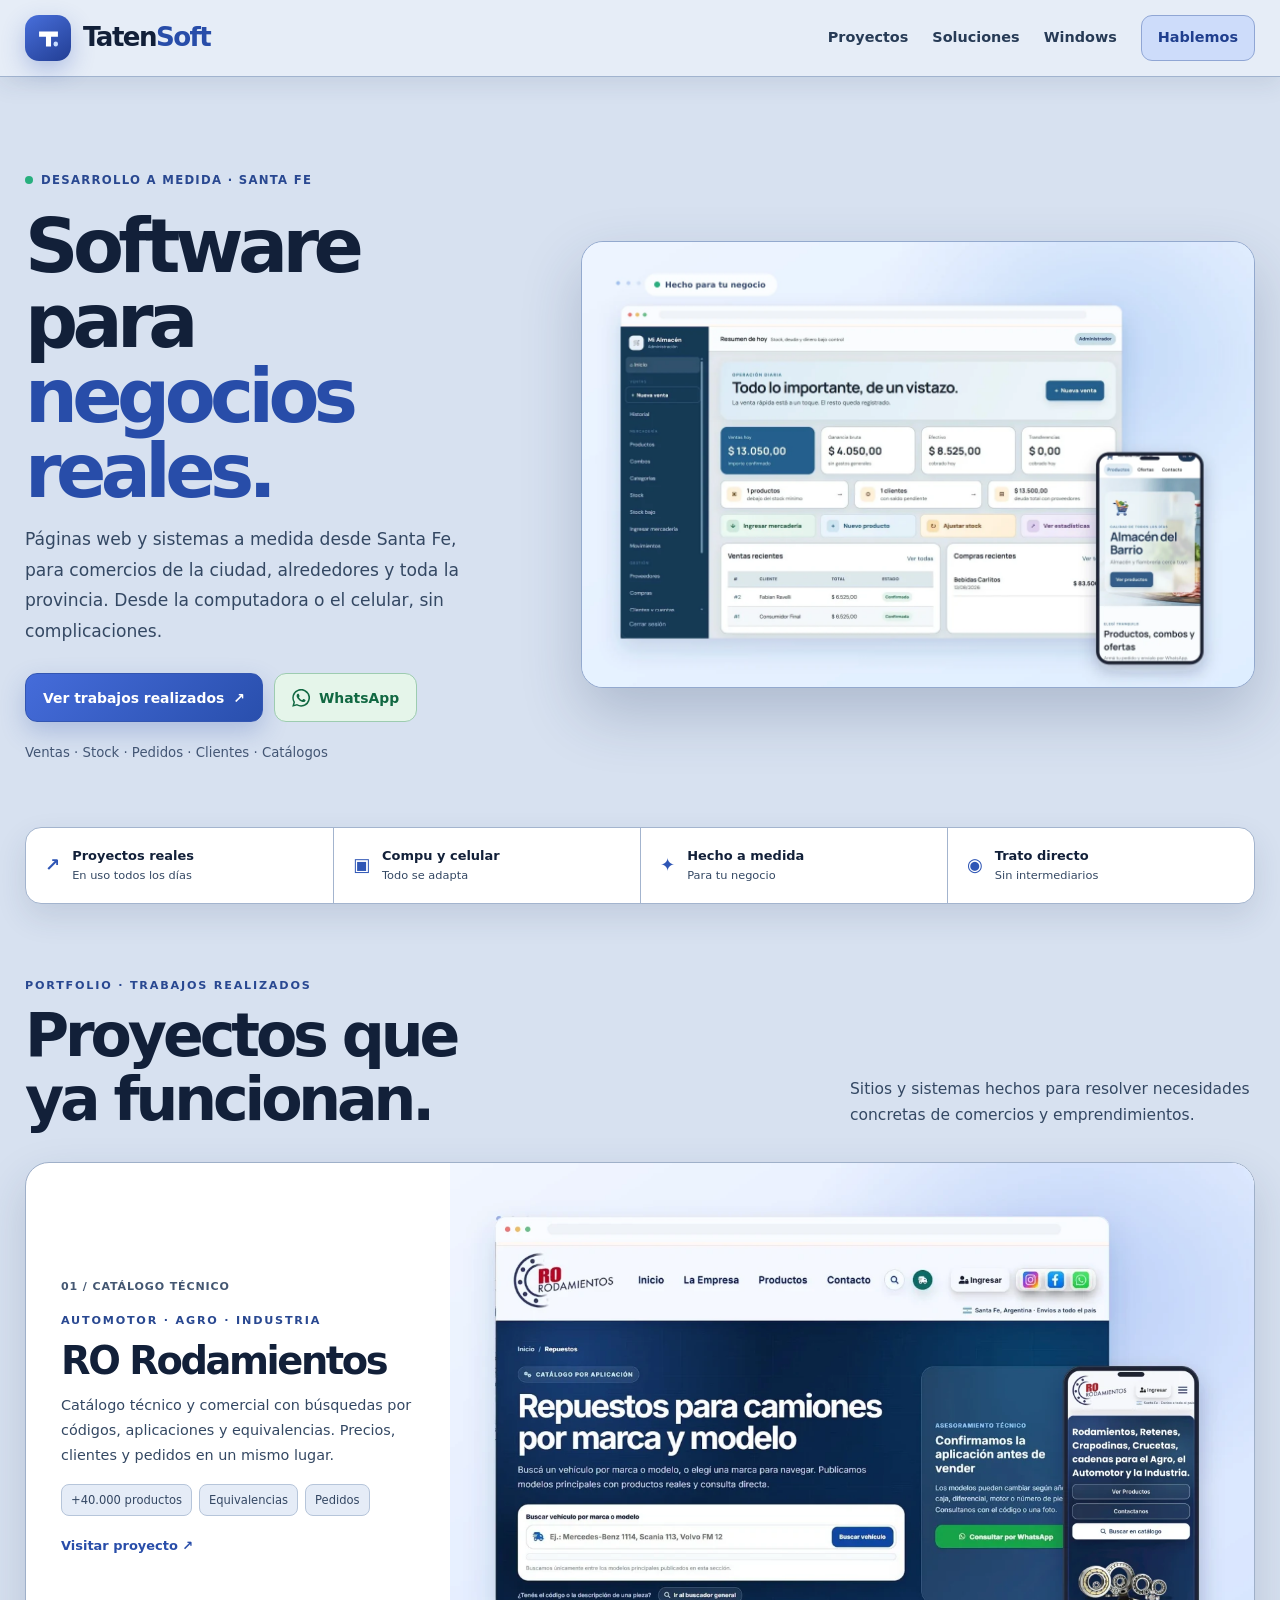
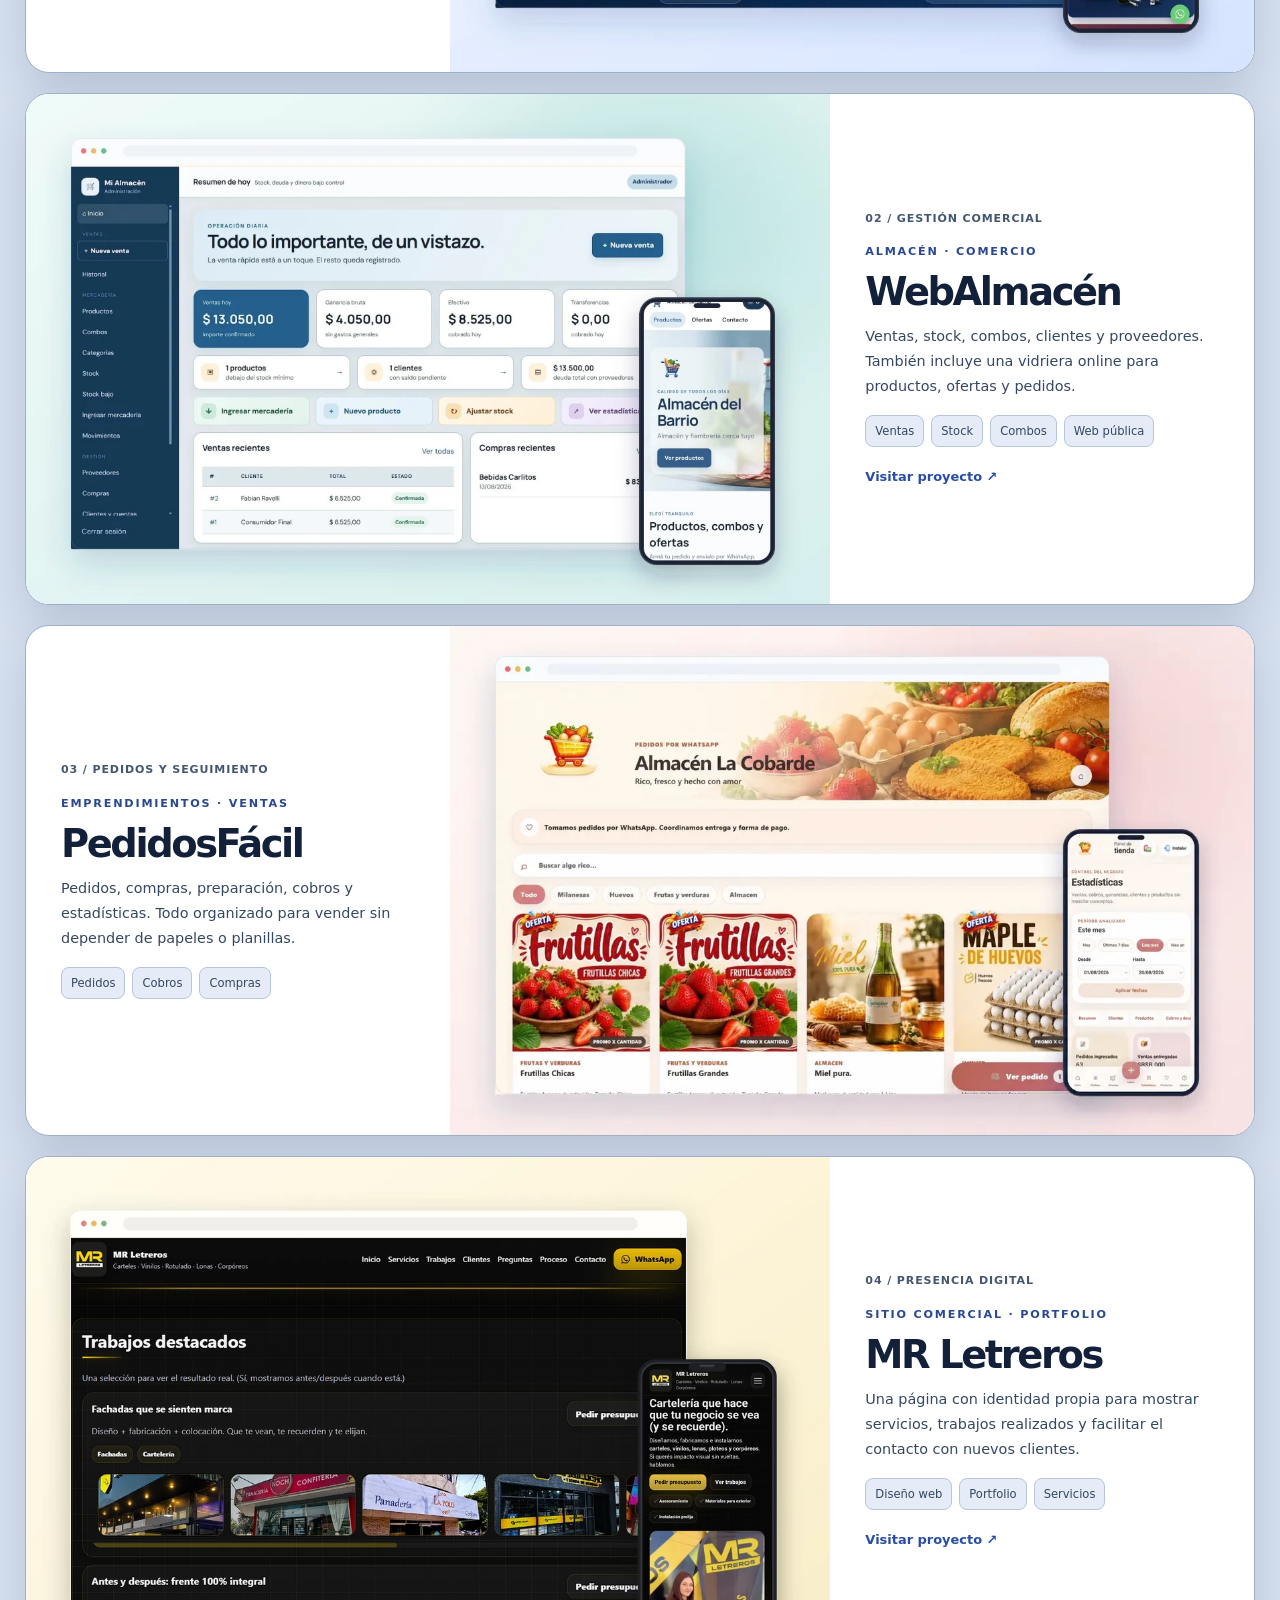
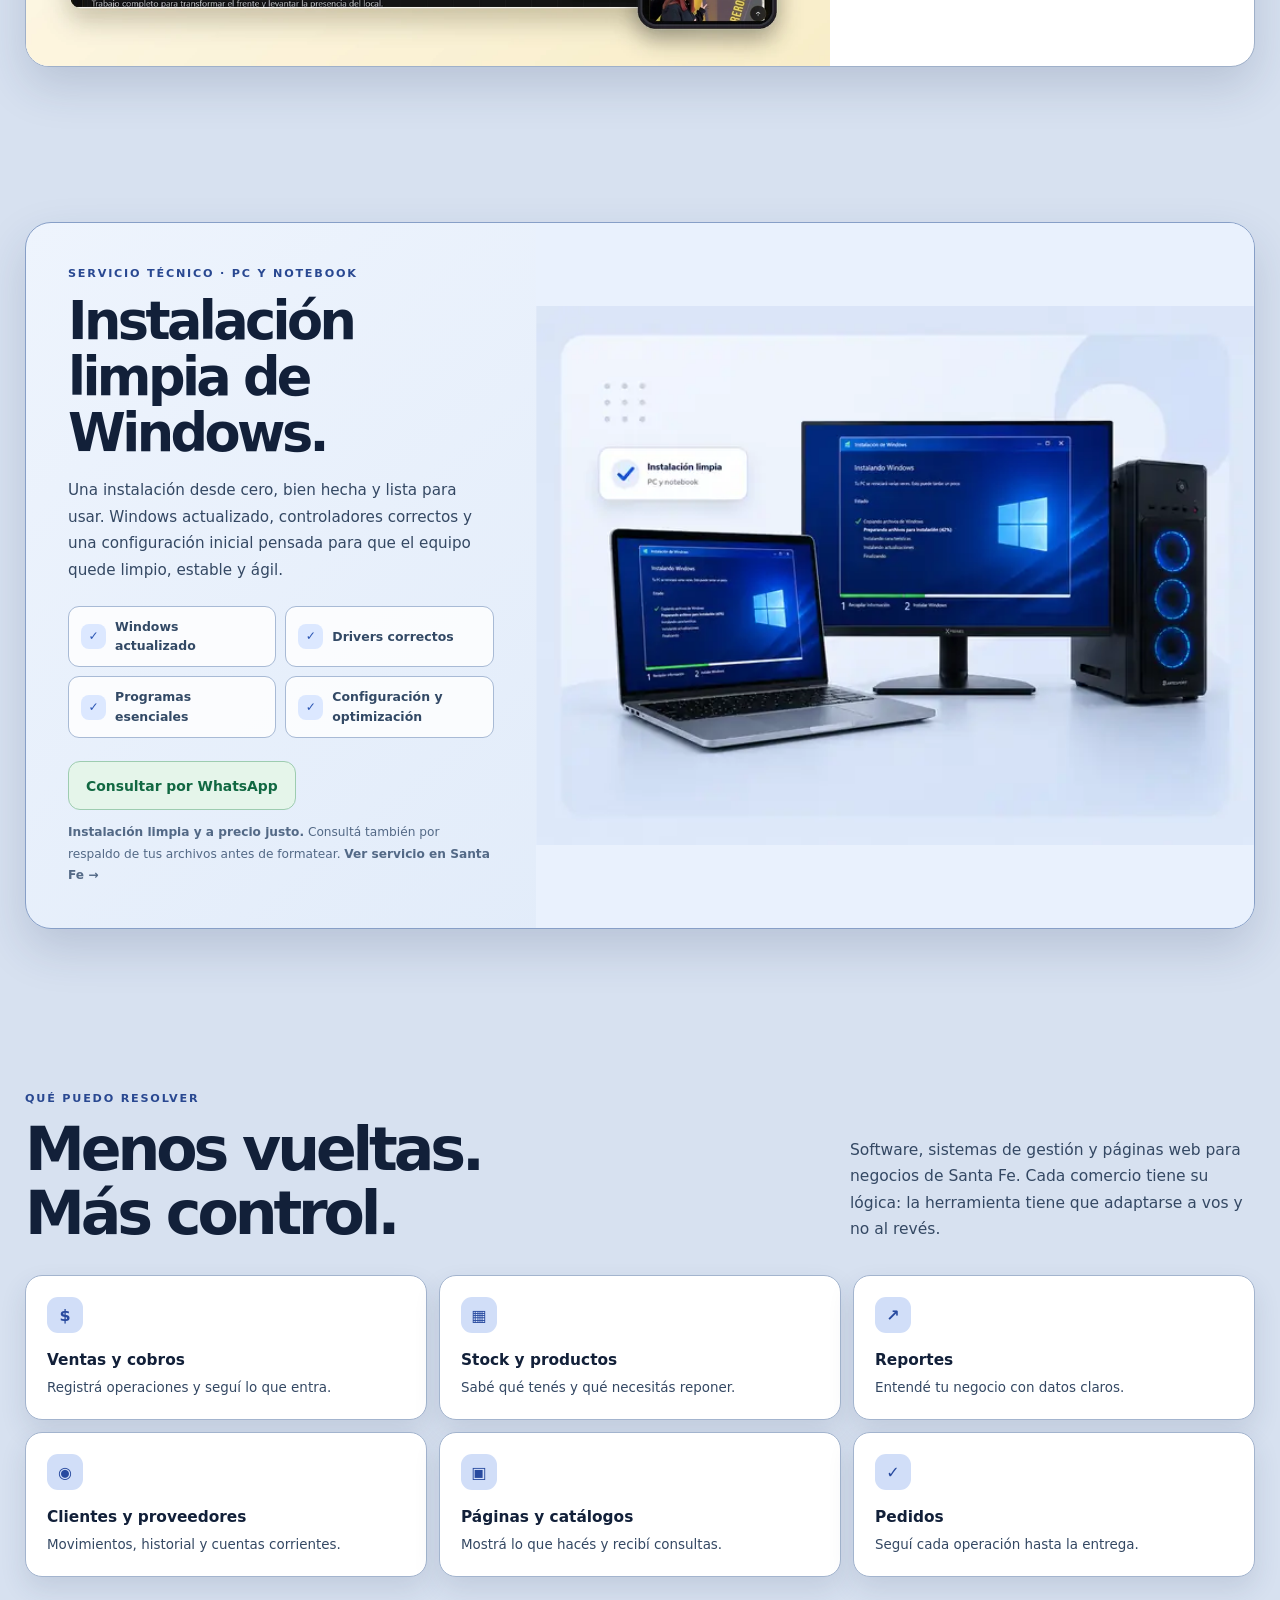
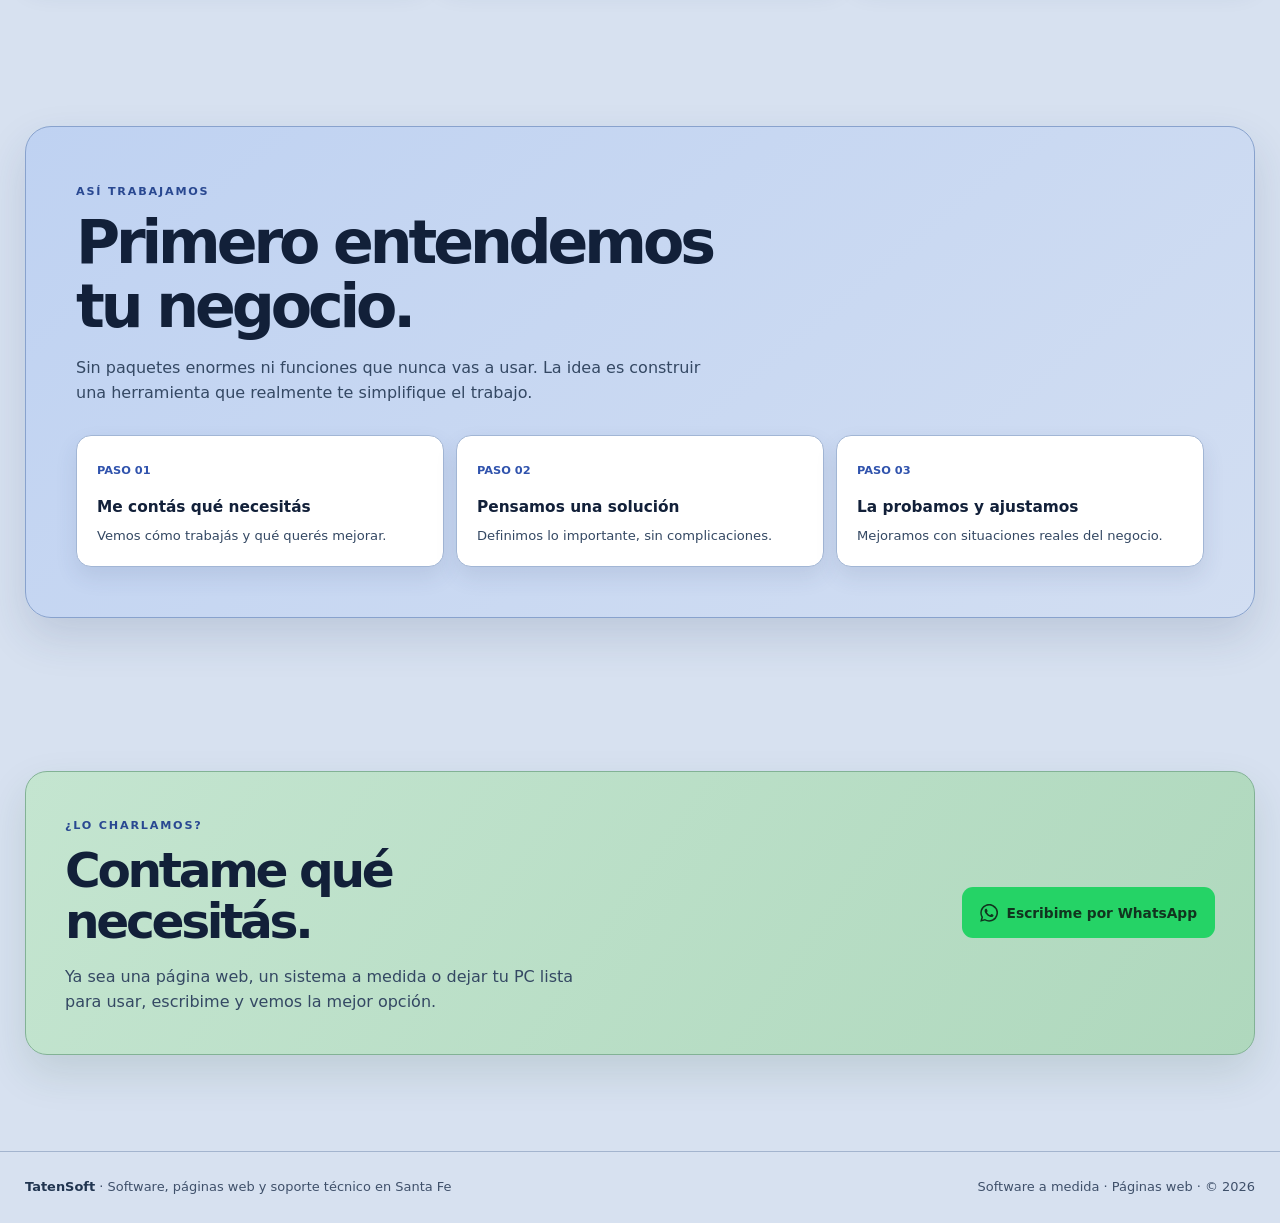
<file: index.html>
<!doctype html>
<html lang="es-AR">
<head>
  <meta charset="utf-8">
  <meta name="viewport" content="width=device-width, initial-scale=1">
  <title>TatenSoft | Desarrollo web, software y soporte técnico en Santa Fe</title>
  <meta name="description" content="Desarrollo de páginas web, software a medida e instalación limpia de Windows en Santa Fe. Sistemas para comercios y soporte para PC y notebooks.">
  <meta name="robots" content="index, follow, max-image-preview:large">
  <meta name="theme-color" content="#eaf0fa">
  <link rel="canonical" href="https://fabiantatengue.github.io/WebTatenSoft/">
  <link rel="alternate" hreflang="es-AR" href="https://fabiantatengue.github.io/WebTatenSoft/">
  <link rel="alternate" hreflang="x-default" href="https://fabiantatengue.github.io/WebTatenSoft/">
  <link rel="sitemap" type="application/xml" href="https://fabiantatengue.github.io/WebTatenSoft/sitemap.xml">
  <meta property="og:type" content="website">
  <meta property="og:locale" content="es_AR">
  <meta property="og:site_name" content="TatenSoft">
  <meta property="og:title" content="TatenSoft | Desarrollo web, software y soporte técnico en Santa Fe">
  <meta property="og:description" content="Desarrollo web, software a medida e instalación limpia de Windows para PC y notebooks en Santa Fe.">
  <meta property="og:url" content="https://fabiantatengue.github.io/WebTatenSoft/">
  <meta property="og:image" content="https://fabiantatengue.github.io/WebTatenSoft/assets/presentacion-principal.webp">
  <meta property="og:image:width" content="1360">
  <meta property="og:image:height" content="900">
  <meta property="og:image:alt" content="Sistemas y páginas web de TatenSoft en computadora y celular">
  <meta name="twitter:card" content="summary_large_image">
  <meta name="twitter:title" content="TatenSoft | Desarrollo web, software y soporte técnico en Santa Fe">
  <meta name="twitter:description" content="Desarrollo web, software a medida e instalación limpia de Windows para PC y notebooks en Santa Fe.">
  <meta name="twitter:image" content="https://fabiantatengue.github.io/WebTatenSoft/assets/presentacion-principal.webp">
  <script type="application/ld+json">
    {
      "@context": "https://schema.org",
      "@graph": [
        {
          "@type": "WebSite",
          "@id": "https://fabiantatengue.github.io/WebTatenSoft/#sitio",
          "url": "https://fabiantatengue.github.io/WebTatenSoft/",
          "name": "TatenSoft",
          "description": "Desarrollo web, software a medida e instalación limpia de Windows en Santa Fe.",
          "inLanguage": "es-AR",
          "publisher": { "@id": "https://fabiantatengue.github.io/WebTatenSoft/#negocio" }
        },
        {
          "@type": "ProfessionalService",
          "@id": "https://fabiantatengue.github.io/WebTatenSoft/#negocio",
          "name": "TatenSoft",
          "url": "https://fabiantatengue.github.io/WebTatenSoft/",
          "image": "https://fabiantatengue.github.io/WebTatenSoft/assets/presentacion-principal.webp",
          "telephone": "+5493425052154",
          "description": "Desarrollo de páginas web, software a medida y soporte técnico con instalación limpia de Windows para PC y notebooks en Santa Fe, Argentina.",
          "address": {
            "@type": "PostalAddress",
            "addressLocality": "Santa Fe",
            "addressRegion": "Santa Fe",
            "addressCountry": "AR"
          },
          "areaServed": [
            { "@type": "City", "name": "Santa Fe" },
            { "@type": "State", "name": "Santa Fe" },
            { "@type": "City", "name": "Santo Tomé" },
            { "@type": "City", "name": "Recreo" },
            { "@type": "City", "name": "Esperanza" },
            { "@type": "Country", "name": "Argentina" }
          ],
          "contactPoint": {
            "@type": "ContactPoint",
            "telephone": "+5493425052154",
            "contactType": "ventas",
            "availableLanguage": "Spanish"
          },
          "hasOfferCatalog": {
            "@type": "OfferCatalog",
            "name": "Desarrollo web, software y soporte técnico",
            "itemListElement": [
              { "@type": "Offer", "itemOffered": { "@type": "Service", "name": "Desarrollo de páginas web en Santa Fe", "url": "https://fabiantatengue.github.io/WebTatenSoft/paginas-web-santa-fe/" } },
              { "@type": "Offer", "itemOffered": { "@type": "Service", "name": "Software de gestión a medida para comercios", "url": "https://fabiantatengue.github.io/WebTatenSoft/software-para-comercios-santa-fe/" } },
              { "@type": "Offer", "itemOffered": { "@type": "Service", "name": "Sistemas de ventas y stock", "url": "https://fabiantatengue.github.io/WebTatenSoft/sistema-ventas-stock-santa-fe/" } },
              { "@type": "Offer", "itemOffered": { "@type": "Service", "name": "Desarrollo de software a medida", "url": "https://fabiantatengue.github.io/WebTatenSoft/software-a-medida-santa-fe/" } },
              { "@type": "Offer", "itemOffered": { "@type": "Service", "name": "Instalación limpia de Windows para PC y notebooks", "url": "https://fabiantatengue.github.io/WebTatenSoft/instalacion-windows-santa-fe/" } }
            ]
          }
        },
        {
          "@type": "WebPage",
          "@id": "https://fabiantatengue.github.io/WebTatenSoft/#pagina",
          "url": "https://fabiantatengue.github.io/WebTatenSoft/",
          "name": "TatenSoft | Desarrollo web, software y soporte técnico en Santa Fe",
          "description": "Desarrollo web, software a medida e instalación limpia de Windows en Santa Fe.",
          "inLanguage": "es-AR",
          "isPartOf": { "@id": "https://fabiantatengue.github.io/WebTatenSoft/#sitio" },
          "about": { "@id": "https://fabiantatengue.github.io/WebTatenSoft/#negocio" },
          "primaryImageOfPage": {
            "@type": "ImageObject",
            "url": "https://fabiantatengue.github.io/WebTatenSoft/assets/presentacion-principal.webp",
            "width": 1360,
            "height": 900
          }
        }
      ]
    }
  </script>
  <style>
    :root {
      color-scheme: light;
      --background: #eaf0fa;
      --paper: #fff;
      --ink: #15243f;
      --muted: #425672;
      --blue: #3158bc;
      --line: #bdcbe0;
      --radius: 24px;
    }

    *, *::before, *::after { box-sizing: border-box; }
    html { scroll-behavior: smooth; scroll-padding-top: 88px; }
    body { margin: 0; background: var(--background); color: var(--ink); font-family: Inter, ui-sans-serif, system-ui, -apple-system, BlinkMacSystemFont, "Segoe UI", sans-serif; line-height: 1.6; -webkit-font-smoothing: antialiased; }
    a { color: inherit; text-decoration: none; }
    img { display: block; width: 100%; max-width: 100%; height: auto; }
    ::selection { background: #dfe9ff; color: #203a7f; }
    .container { width: min(1230px, calc(100% - 48px)); margin-inline: auto; }

    .header { position: sticky; top: 0; z-index: 10; border-bottom: 1px solid rgba(181, 197, 220, .95); background: rgba(247, 250, 255, .96); backdrop-filter: blur(15px); box-shadow: 0 5px 18px rgba(47, 69, 111, .045); }
    .header-inner { display: flex; min-height: 76px; align-items: center; justify-content: space-between; gap: 20px; }
    .brand { display: inline-flex; align-items: center; gap: 12px; font-size: 1.63rem; font-weight: 770; letter-spacing: -.06em; }
    .brand strong { color: var(--blue); }
    .brand-icon { display: grid; width: 46px; height: 46px; place-items: center; border-radius: 14px; background: linear-gradient(145deg, #486fdb, #223e94); box-shadow: 0 9px 23px rgba(46, 78, 177, .29); }
    .brand-icon svg { width: 29px; height: 29px; }
    .navigation { display: flex; align-items: center; gap: 24px; color: #354963; font-size: .9rem; font-weight: 660; }
    .navigation-contact { padding: 10px 16px; border: 1px solid #a9bbe8; border-radius: 11px; background: #dee8ff; color: #24469f; }

    .hero { padding: 89px 0 63px; }
    .hero-grid { display: grid; grid-template-columns: .86fr 1.14fr; align-items: center; gap: 47px; }
    .eyebrow { display: inline-flex; align-items: center; gap: 8px; color: #3457ad; font-size: .73rem; font-weight: 750; letter-spacing: .11em; text-transform: uppercase; }
    .eyebrow::before { width: 8px; height: 8px; border-radius: 50%; background: #28af7e; content: ""; }
    h1 { max-width: 560px; margin: 18px 0 15px; font-size: clamp(3.4rem, 5.8vw, 5.1rem); font-weight: 740; letter-spacing: -.075em; line-height: 1.01; }
    h1 span { color: var(--blue); }
    .intro { max-width: 460px; margin: 0; color: var(--muted); font-size: 1.07rem; line-height: 1.78; }
    .buttons { display: flex; flex-wrap: wrap; gap: 11px; margin-top: 27px; }
    .button { display: inline-flex; min-height: 49px; align-items: center; justify-content: center; gap: 9px; padding: 0 17px; border: 1px solid var(--line); border-radius: 12px; background: white; font-size: .87rem; font-weight: 710; }
    .button-primary { border-color: #3356b2; background: linear-gradient(135deg, #456cda, #294fad); color: white; box-shadow: 0 10px 24px rgba(48, 82, 171, .25); }
    .button-whatsapp { border-color: #9dccb0; background: #e5f5ea; color: #116842; }
    .button svg, .contact-button svg { width: 18px; height: 18px; }
    .hero-caption { margin: 20px 0 0; color: #52647f; font-size: .83rem; }
    .hero-artwork { overflow: hidden; border: 1px solid #afc1e2; border-radius: 22px; background: #dbe7fa; box-shadow: 0 22px 55px rgba(41, 66, 115, .18); }
    .hero-artwork img { width: 100%; height: auto; }

    .highlights { display: grid; grid-template-columns: repeat(4, 1fr); overflow: hidden; border: 1px solid var(--line); border-radius: 16px; background: white; box-shadow: 0 11px 28px rgba(50, 70, 109, .075); }
    .highlight { display: flex; min-height: 75px; align-items: center; gap: 12px; padding: 13px 19px; }
    .highlight + .highlight { border-left: 1px solid var(--line); }
    .highlight-icon { color: #2f56b5; font-size: 1.13rem; font-weight: 760; }
    .highlight strong { display: block; font-size: .81rem; }
    .highlight span { display: block; color: var(--muted); font-size: .71rem; }

    section { padding-block: 67px; }
    .heading { display: flex; align-items: flex-end; justify-content: space-between; gap: 28px; margin-bottom: 30px; }
    .kicker { color: #3455a7; font-size: .7rem; font-weight: 790; letter-spacing: .16em; text-transform: uppercase; }
    h2 { margin: 8px 0 0; font-size: clamp(2.55rem, 4.7vw, 4.25rem); font-weight: 720; letter-spacing: -.068em; line-height: 1.06; }
    .heading > p { max-width: 405px; margin: 0 0 3px; color: var(--muted); font-size: .97rem; line-height: 1.7; }

    .projects { display: grid; gap: 20px; }
    .project { display: grid; grid-template-columns: .69fr 1.31fr; align-items: stretch; overflow: hidden; border: 1px solid var(--line); border-radius: var(--radius); background: white; box-shadow: 0 16px 40px rgba(43, 65, 106, .11); }
    .project:nth-child(even) { grid-template-columns: 1.31fr .69fr; }
    .project:nth-child(even) .project-copy { order: 2; }
    .project-copy { display: flex; flex-direction: column; justify-content: center; min-width: 0; padding: 35px; }
    .project-index { margin-bottom: 16px; color: #53647d; font-size: .69rem; font-weight: 670; letter-spacing: .08em; }
    .project-copy h3 { margin: 9px 0 11px; font-size: clamp(1.9rem, 3vw, 2.65rem); font-weight: 730; letter-spacing: -.063em; line-height: 1.12; }
    .project-copy > p { margin: 0; color: var(--muted); font-size: .9rem; line-height: 1.73; }
    .tags { display: flex; flex-wrap: wrap; gap: 7px; margin-top: 16px; }
    .tag { padding: 6px 9px; border: 1px solid #cbd6e7; border-radius: 8px; background: #edf2fa; color: #40516c; font-size: .72rem; }
    .project-link { align-self: flex-start; margin-top: 20px; color: #284da9; font-size: .81rem; font-weight: 720; }
    .project-artwork { display: grid; min-width: 0; align-items: center; background: #eef3fb; }
    .project-artwork img { width: 100%; height: auto; object-fit: contain; }

    .windows-service { padding-top: 88px; }
    .windows-card { display: grid; grid-template-columns: .83fr 1.17fr; overflow: hidden; border: 1px solid #9db5dc; border-radius: 26px; background: linear-gradient(140deg, #f9fbff, #e8f0fc); box-shadow: 0 18px 44px rgba(38, 62, 105, .14); }
    .windows-copy { display: flex; flex-direction: column; justify-content: center; min-width: 0; padding: 42px; }
    .windows-copy h2 { margin-top: 10px; font-size: clamp(2.3rem, 4.1vw, 3.7rem); }
    .windows-copy > p { max-width: 520px; margin: 17px 0 0; color: var(--muted); font-size: .95rem; line-height: 1.75; }
    .windows-points { display: grid; grid-template-columns: repeat(2, minmax(0, 1fr)); gap: 9px; margin-top: 22px; }
    .windows-point { display: flex; min-width: 0; align-items: center; gap: 9px; padding: 10px 12px; border: 1px solid #bfcee5; border-radius: 11px; background: rgba(255,255,255,.74); color: #324965; font-size: .78rem; font-weight: 650; }
    .windows-point b { display: grid; flex: 0 0 25px; width: 25px; height: 25px; place-items: center; border-radius: 8px; background: #dce8ff; color: #2d57b4; font-size: .76rem; }
    .windows-copy .buttons { margin-top: 23px; }
    .windows-note { margin-top: 12px !important; color: #536986 !important; font-size: .76rem !important; }
    .windows-artwork { display: grid; min-width: 0; align-items: center; background: #e9f1fd; }
    .windows-artwork img { width: 100%; height: auto; object-fit: contain; }

    .solutions { padding-top: 88px; }
    .solution-grid { display: grid; grid-template-columns: repeat(3, 1fr); gap: 12px; margin-top: 29px; }
    .solution { display: block; padding: 21px; border: 1px solid var(--line); border-radius: 17px; background: white; color: inherit; box-shadow: 0 9px 23px rgba(45, 68, 107, .075); }
    .solution-icon { display: grid; width: 36px; height: 36px; place-items: center; border-radius: 11px; background: #dfe9ff; color: #3153ad; font-size: 1rem; font-weight: 770; }
    .solution h3 { margin: 15px 0 4px; font-size: .96rem; font-weight: 710; }
    .solution p { margin: 0; color: var(--muted); font-size: .84rem; }

    .method { padding-top: 82px; }
    .method-box { padding: 50px; border: 1px solid #aabde3; border-radius: 26px; background: linear-gradient(140deg, #d7e4fb, #e7edfb); box-shadow: 0 15px 39px rgba(48, 74, 124, .09); }
    .method-box > p { max-width: 630px; color: var(--muted); }
    .steps { display: grid; grid-template-columns: repeat(3, 1fr); gap: 12px; margin-top: 29px; }
    .step { padding: 20px; border: 1px solid #b8c8e4; border-radius: 15px; background: rgba(255, 255, 255, .96); box-shadow: 0 8px 18px rgba(59, 82, 125, .065); }
    .step-number { color: #3053ad; font-size: .71rem; font-weight: 740; }
    .step h3 { margin: 14px 0 5px; font-size: .96rem; }
    .step p { margin: 0; color: var(--muted); font-size: .82rem; }

    .contact { padding: 86px 0 96px; }
    .contact-box { display: flex; align-items: center; justify-content: space-between; gap: 24px; padding: 39px; border: 1px solid #a0cdb0; border-radius: 22px; background: linear-gradient(125deg, #dbf1e3, #cae8d5); box-shadow: 0 14px 36px rgba(39, 95, 63, .085); }
    .contact-box h2 { font-size: clamp(2.1rem, 3.8vw, 3.35rem); }
    .contact-box p { max-width: 545px; margin-bottom: 0; color: var(--muted); }
    .contact-button { display: inline-flex; flex: 0 0 auto; min-height: 51px; align-items: center; gap: 9px; padding: 0 18px; border-radius: 11px; background: #25d366; color: #11341f; font-size: .86rem; font-weight: 760; }

    footer { border-top: 1px solid var(--line); }
    .footer-inner { display: flex; min-height: 71px; align-items: center; justify-content: space-between; gap: 13px; color: #4c5c74; font-size: .81rem; }
    .footer-inner strong { color: #213550; }

    @media (hover: hover) and (pointer: fine) {
      .brand-icon, .button, .navigation-contact, .contact-button, .highlight, .highlight-icon, .project, .project-artwork img, .hero-artwork, .hero-artwork img, .windows-card, .windows-artwork img, .windows-point, .solution, .solution-icon, .step, .tag, .project-link { transition: transform .32s cubic-bezier(.22, 1, .36, 1), box-shadow .32s ease, border-color .28s ease, background-color .28s ease, color .28s ease; }
      .brand:hover .brand-icon { transform: translateY(-2px) rotate(-5deg); }
      .navigation > a:not(.navigation-contact) { position: relative; }
      .navigation > a:not(.navigation-contact)::after { position: absolute; right: 0; bottom: -6px; left: 0; height: 2px; border-radius: 2px; background: var(--blue); content: ""; transform: scaleX(0); transform-origin: left; transition: transform .25s ease; }
      .navigation > a:not(.navigation-contact):hover::after { transform: scaleX(1); }
      .navigation-contact:hover, .button:hover, .contact-button:hover { transform: translateY(-3px); }
      .button-primary:hover { box-shadow: 0 16px 29px rgba(48, 82, 171, .33); }
      .button-primary span { display: inline-block; transition: transform .25s ease; }
      .button-primary:hover span { transform: translate(3px, -2px); }
      .button-whatsapp:hover { box-shadow: 0 11px 23px rgba(32, 115, 73, .15); }
      .contact-button:hover { box-shadow: 0 13px 27px rgba(31, 140, 72, .24); }
      .hero-artwork:hover { transform: translateY(-4px); }
      .hero-artwork:hover img { transform: scale(1.018); }
      .highlight:hover { background: rgba(48, 82, 171, .055); }
      .highlight:hover .highlight-icon { transform: translateY(-2px) scale(1.13); }
      .project:hover { z-index: 1; transform: translateY(-5px); box-shadow: 0 25px 53px rgba(34, 53, 89, .2); }
      .project:hover .project-artwork img { transform: scale(1.025); }
      .project-link:hover { color: #183c95; transform: translateX(4px); }
      .tag:hover { border-color: #849bc4; transform: translateY(-2px); }
      .windows-card:hover { transform: translateY(-5px); box-shadow: 0 25px 53px rgba(34, 53, 89, .19); }
      .windows-card:hover .windows-artwork img { transform: scale(1.018); }
      .windows-point:hover { border-color: #8fa9d0; transform: translateY(-2px); background: #fff; }
      .solution:hover { border-color: #819bc9; transform: translateY(-5px); box-shadow: 0 17px 35px rgba(40, 59, 93, .17); }
      .solution:hover .solution-icon { transform: rotate(-7deg) scale(1.09); }
      .step:hover { border-color: #829dca; transform: translateY(-4px); box-shadow: 0 15px 28px rgba(48, 68, 105, .16); }
      .motion-ready .reveal { opacity: 0; transform: translateY(22px); transition: opacity .58s ease, transform .58s cubic-bezier(.22, 1, .36, 1); transition-delay: var(--reveal-delay, 0ms); }
      .motion-ready .reveal.is-visible { opacity: 1; transform: translateY(0); }
      .motion-ready .project.reveal.is-visible:hover { transform: translateY(-5px); }
      .motion-ready .windows-card.reveal.is-visible:hover { transform: translateY(-5px); }
      .motion-ready .solution.reveal.is-visible:hover { transform: translateY(-5px); }
      .motion-ready .step.reveal.is-visible:hover { transform: translateY(-4px); }
      .motion-ready .hero-artwork.reveal.is-visible:hover { transform: translateY(-4px); }
    }

    @media (min-width: 1021px) {
      :root {
        --background: #d7e1f0;
        --ink: #122039;
        --muted: #344863;
        --blue: #284da9;
        --line: #a3b4ce;
      }
      .header { border-bottom-color: #a1b3ce; background: rgba(230, 237, 247, .98); box-shadow: 0 7px 22px rgba(39, 58, 91, .1); }
      .navigation { color: #273b56; }
      .navigation-contact { border-color: #90a6d4; background: #cddcfa; color: #203f8e; }
      .eyebrow, .kicker { color: #294891; }
      .hero-caption { color: #435674; }
      .hero-artwork { border-color: #93a9ce; box-shadow: 0 26px 60px rgba(35, 56, 97, .23); }
      .highlights { box-shadow: 0 13px 31px rgba(38, 58, 94, .12); }
      .project { border-color: #9fb0c9; box-shadow: 0 19px 45px rgba(34, 53, 89, .17); }
      .project-index { color: #445772; }
      .tag { border-color: #b6c5da; background: #e5ecf7; color: #344763; }
      .windows-card { border-color: #879fc7; background: linear-gradient(140deg, #eef4fd, #dce8f8); box-shadow: 0 20px 46px rgba(35, 56, 96, .17); }
      .windows-point { border-color: #a8bad5; background: rgba(255,255,255,.82); }
      .solution { border-color: #a3b4ce; box-shadow: 0 12px 27px rgba(40, 59, 93, .12); }
      .solution-icon { background: #d1def8; color: #284a9f; }
      .method-box { border-color: #88a2cd; background: linear-gradient(140deg, #bfd2f2, #d2def2); box-shadow: 0 19px 43px rgba(37, 60, 102, .15); }
      .step { border-color: #a2b6d5; background: #fff; box-shadow: 0 10px 22px rgba(48, 68, 105, .11); }
      .contact-box { border-color: #82b295; background: linear-gradient(125deg, #c4e5d0, #afd8bd); box-shadow: 0 18px 41px rgba(34, 79, 50, .13); }
      .footer-inner { color: #3f506a; }
    }

    @media (max-width: 1020px) {
      .hero-grid { grid-template-columns: 1fr; gap: 31px; }
      .hero-copy { max-width: 690px; }
      .hero-artwork { max-width: 760px; }
      .highlights { grid-template-columns: repeat(2, 1fr); }
      .highlight:nth-child(3) { border-left: 0; }
      .highlight:nth-child(n + 3) { border-top: 1px solid var(--line); }
      .project, .project:nth-child(even) { grid-template-columns: 1fr; }
      .project:nth-child(even) .project-copy { order: 0; }
      .project-copy { padding: 28px; }
      .windows-card { grid-template-columns: 1fr; }
      .windows-copy { padding: 32px 28px; }
      .solution-grid { grid-template-columns: repeat(2, 1fr); }
      .contact-box { align-items: flex-start; flex-direction: column; }
    }

    @media (max-width: 620px) {
      .container { width: min(100% - 28px, 1230px); }
      .header-inner { min-height: 69px; gap: 9px; }
      .brand { gap: 9px; font-size: 1.4rem; }
      .brand-icon { width: 40px; height: 40px; border-radius: 12px; }
      .navigation { gap: 0; }
      .navigation > a:not(.navigation-contact) { display: none; }
      .navigation-contact { padding: 8px 11px; font-size: .76rem; }
      .hero { padding: 56px 0 43px; }
      .hero-grid { gap: 24px; }
      h1 { margin: 15px 0 11px; font-size: clamp(3rem, 11.8vw, 4.1rem); }
      .intro { font-size: .95rem; }
      .buttons { gap: 8px; }
      .button { min-height: 45px; padding: 0 12px; font-size: .77rem; }
      .hero-artwork { border-radius: 15px; }
      .highlight { min-height: 70px; gap: 8px; padding: 11px; }
      .highlight strong { font-size: .72rem; }
      .highlight span { font-size: .65rem; }
      section { padding-block: 50px; }
      .heading { align-items: flex-start; flex-direction: column; gap: 12px; margin-bottom: 23px; }
      h2 { font-size: clamp(2.3rem, 9.7vw, 3.3rem); }
      .project { border-radius: 18px; }
      .project-copy { padding: 23px 20px; }
      .project-copy h3 { font-size: 2.03rem; }
      .windows-service { padding-top: 69px; }
      .windows-card { border-radius: 18px; }
      .windows-copy { padding: 25px 20px; }
      .windows-copy h2 { font-size: clamp(2.15rem, 9.5vw, 3rem); }
      .windows-copy > p { font-size: .88rem; }
      .windows-points { grid-template-columns: 1fr; gap: 7px; margin-top: 18px; }
      .windows-point { padding: 9px 10px; }
      .solution-grid { gap: 9px; }
      .solution { min-width: 0; padding: 15px 12px; }
      .solution h3 { font-size: .85rem; }
      .solution p { font-size: .77rem; }
      .solutions, .method { padding-top: 69px; }
      .method-box { padding: 27px 20px; border-radius: 19px; }
      .steps { grid-template-columns: 1fr; }
      .contact { padding: 73px 0 76px; }
      .contact-box { gap: 15px; padding: 25px 19px; border-radius: 18px; }
      .contact-button { width: 100%; justify-content: center; }
      .footer-inner { min-height: 84px; align-items: flex-start; flex-direction: column; justify-content: center; gap: 3px; font-size: .76rem; }
    }

    @media (prefers-reduced-motion: reduce) {
      html { scroll-behavior: auto; }
      *, *::before, *::after { animation-duration: .01ms !important; animation-iteration-count: 1 !important; transition-duration: .01ms !important; }
    }
  </style>
</head>
<body>
  <header class="header">
    <div class="container header-inner">
      <a class="brand" href="#inicio" aria-label="Inicio de TatenSoft"><span class="brand-icon" aria-hidden="true"><svg viewBox="0 0 40 40" fill="none"><path d="M7 10.5h26v7H23.5V31h-7V17.5H7v-7Z" fill="white"/><rect x="27" y="24" width="6" height="7" rx="3" fill="#C8DEFF"/></svg></span><span>Taten<strong>Soft</strong></span></a>
      <nav class="navigation" aria-label="Navegación principal"><a href="#proyectos">Proyectos</a><a href="#soluciones">Soluciones</a><a href="#windows">Windows</a><a class="navigation-contact" href="https://wa.me/5493425052154?text=Hola%20TatenSoft%2C%20quiero%20hacer%20una%20consulta." target="_blank" rel="noopener">Hablemos</a></nav>
    </div>
  </header>

  <main id="inicio">
    <section class="hero">
      <div class="container hero-grid">
        <div class="hero-copy"><span class="eyebrow">Desarrollo a medida · Santa Fe</span><h1>Software para <span>negocios reales.</span></h1><p class="intro">Páginas web y sistemas a medida desde Santa Fe, para comercios de la ciudad, alrededores y toda la provincia. Desde la computadora o el celular, sin complicaciones.</p><div class="buttons"><a class="button button-primary" href="#proyectos">Ver trabajos realizados <span aria-hidden="true">↗</span></a><a class="button button-whatsapp" href="https://wa.me/5493425052154?text=Hola%20TatenSoft%2C%20quiero%20hacer%20una%20consulta." target="_blank" rel="noopener"><svg viewBox="0 0 24 24" fill="currentColor" aria-hidden="true"><path d="M20.5 3.45A11.8 11.8 0 0 0 .34 11.8c0 2.08.54 4.1 1.57 5.88L.24 23.76l6.25-1.64a11.8 11.8 0 0 0 5.64 1.44h.01A11.8 11.8 0 0 0 20.5 3.45Zm-8.36 18.12h-.01a9.77 9.77 0 0 1-4.98-1.37l-.36-.22-3.71.97.99-3.61-.24-.37a9.77 9.77 0 1 1 8.31 4.6Zm5.36-7.32c-.29-.15-1.74-.86-2.01-.96-.27-.1-.46-.15-.66.15-.2.29-.76.95-.93 1.15-.17.19-.34.22-.63.07-.3-.15-1.25-.46-2.38-1.47-.88-.78-1.47-1.75-1.64-2.04-.17-.3-.02-.45.13-.6.13-.13.29-.34.44-.51.15-.17.2-.29.3-.49.09-.19.04-.37-.03-.51-.07-.15-.66-1.59-.9-2.17-.24-.57-.48-.49-.66-.5h-.56c-.2 0-.52.07-.79.36-.27.29-1.03 1.01-1.03 2.46 0 1.44 1.05 2.84 1.2 3.04.15.19 2.06 3.14 5 4.41.7.3 1.25.48 1.67.61.7.22 1.33.19 1.83.12.56-.08 1.74-.71 1.98-1.4.25-.69.25-1.27.17-1.39-.07-.12-.26-.19-.55-.33Z"/></svg>WhatsApp</a></div><p class="hero-caption">Ventas · Stock · Pedidos · Clientes · Catálogos</p></div>
        <div class="hero-artwork"><img src="assets/presentacion-principal.webp" width="1360" height="900" fetchpriority="high" decoding="async" alt="Sistema WebAlmacén en computadora y celular, con ambas pantallas completas"></div>
      </div>
    </section>

    <div class="container highlights"><div class="highlight"><b class="highlight-icon" aria-hidden="true">↗</b><div><strong>Proyectos reales</strong><span>En uso todos los días</span></div></div><div class="highlight"><b class="highlight-icon" aria-hidden="true">▣</b><div><strong>Compu y celular</strong><span>Todo se adapta</span></div></div><div class="highlight"><b class="highlight-icon" aria-hidden="true">✦</b><div><strong>Hecho a medida</strong><span>Para tu negocio</span></div></div><div class="highlight"><b class="highlight-icon" aria-hidden="true">◉</b><div><strong>Trato directo</strong><span>Sin intermediarios</span></div></div></div>

    <section id="proyectos">
      <div class="container"><div class="heading"><div><span class="kicker">Portfolio · trabajos realizados</span><h2>Proyectos que<br>ya funcionan.</h2></div><p>Sitios y sistemas hechos para resolver necesidades concretas de comercios y emprendimientos.</p></div>
        <div class="projects">
          <article class="project"><div class="project-copy"><span class="project-index">01 / CATÁLOGO TÉCNICO</span><span class="kicker">Automotor · agro · industria</span><h3>RO Rodamientos</h3><p>Catálogo técnico y comercial con búsquedas por códigos, aplicaciones y equivalencias. Precios, clientes y pedidos en un mismo lugar.</p><div class="tags"><span class="tag">+40.000 productos</span><span class="tag">Equivalencias</span><span class="tag">Pedidos</span></div><a class="project-link" href="https://rorodamientos.com.ar/" target="_blank" rel="noopener">Visitar proyecto ↗</a></div><div class="project-artwork"><img src="assets/presentacion-ro.webp" width="1200" height="760" loading="lazy" decoding="async" alt="RO Rodamientos con su página completa en computadora y celular"></div></article>
          <article class="project"><div class="project-copy"><span class="project-index">02 / GESTIÓN COMERCIAL</span><span class="kicker">Almacén · comercio</span><h3>WebAlmacén</h3><p>Ventas, stock, combos, clientes y proveedores. También incluye una vidriera online para productos, ofertas y pedidos.</p><div class="tags"><span class="tag">Ventas</span><span class="tag">Stock</span><span class="tag">Combos</span><span class="tag">Web pública</span></div><a class="project-link" href="https://milamb.com.ar/" target="_blank" rel="noopener">Visitar proyecto ↗</a></div><div class="project-artwork"><img src="assets/presentacion-almacen.webp" width="1200" height="760" loading="lazy" decoding="async" alt="Panel de WebAlmacén y tienda online mostrados completos"></div></article>
          <article class="project"><div class="project-copy"><span class="project-index">03 / PEDIDOS Y SEGUIMIENTO</span><span class="kicker">Emprendimientos · ventas</span><h3>PedidosFácil</h3><p>Pedidos, compras, preparación, cobros y estadísticas. Todo organizado para vender sin depender de papeles o planillas.</p><div class="tags"><span class="tag">Pedidos</span><span class="tag">Cobros</span><span class="tag">Compras</span></div></div><div class="project-artwork"><img src="assets/presentacion-pedidosfacil.webp" width="1200" height="760" loading="lazy" decoding="async" alt="PedidosFácil con la tienda Almacén La Cobarde y sus estadísticas completas"></div></article>
          <article class="project"><div class="project-copy"><span class="project-index">04 / PRESENCIA DIGITAL</span><span class="kicker">Sitio comercial · portfolio</span><h3>MR Letreros</h3><p>Una página con identidad propia para mostrar servicios, trabajos realizados y facilitar el contacto con nuevos clientes.</p><div class="tags"><span class="tag">Diseño web</span><span class="tag">Portfolio</span><span class="tag">Servicios</span></div><a class="project-link" href="https://mrletreros.com.ar/" target="_blank" rel="noopener">Visitar proyecto ↗</a></div><div class="project-artwork"><img src="assets/presentacion-mr.webp?v=20260822" width="1200" height="760" loading="lazy" decoding="async" alt="MR Letreros con su página completa en computadora y celular"></div></article>
        </div>
      </div>
    </section>

    <section class="windows-service" id="windows">
      <div class="container windows-card">
        <div class="windows-copy">
          <span class="kicker">Servicio técnico · PC y notebook</span>
          <h2>Instalación limpia de Windows.</h2>
          <p>Una instalación desde cero, bien hecha y lista para usar. Windows actualizado, controladores correctos y una configuración inicial pensada para que el equipo quede limpio, estable y ágil.</p>
          <div class="windows-points">
            <span class="windows-point"><b>✓</b>Windows actualizado</span>
            <span class="windows-point"><b>✓</b>Drivers correctos</span>
            <span class="windows-point"><b>✓</b>Programas esenciales</span>
            <span class="windows-point"><b>✓</b>Configuración y optimización</span>
          </div>
          <div class="buttons"><a class="button button-whatsapp" href="https://wa.me/5493425052154?text=Hola%20TatenSoft%2C%20quiero%20consultar%20por%20una%20instalaci%C3%B3n%20limpia%20de%20Windows." target="_blank" rel="noopener">Consultar por WhatsApp</a></div>
          <p class="windows-note"><strong>Instalación limpia y a precio justo.</strong> Consultá también por respaldo de tus archivos antes de formatear. <a href="instalacion-windows-santa-fe/"><strong>Ver servicio en Santa Fe →</strong></a></p>
        </div>
        <div class="windows-artwork"><img src="assets/windows-instalacion.svg" width="1200" height="760" loading="lazy" decoding="async" alt="PC de escritorio y notebook preparadas para una instalación limpia de Windows"></div>
      </div>
    </section>

    <section class="solutions" id="soluciones"><div class="container"><div class="heading"><div><span class="kicker">Qué puedo resolver</span><h2>Menos vueltas.<br>Más control.</h2></div><p>Software, sistemas de gestión y páginas web para negocios de Santa Fe. Cada comercio tiene su lógica: la herramienta tiene que adaptarse a vos y no al revés.</p></div><div class="solution-grid"><a class="solution" href="sistema-ventas-stock-santa-fe/" aria-label="Sistema de ventas y stock en Santa Fe"><span class="solution-icon" aria-hidden="true">$</span><h3>Ventas y cobros</h3><p>Registrá operaciones y seguí lo que entra.</p></a><a class="solution" href="sistema-ventas-stock-santa-fe/" aria-label="Sistema de stock para comercios en Santa Fe"><span class="solution-icon" aria-hidden="true">▦</span><h3>Stock y productos</h3><p>Sabé qué tenés y qué necesitás reponer.</p></a><a class="solution" href="software-a-medida-santa-fe/" aria-label="Software a medida en Santa Fe"><span class="solution-icon" aria-hidden="true">↗</span><h3>Reportes</h3><p>Entendé tu negocio con datos claros.</p></a><a class="solution" href="software-para-comercios-santa-fe/" aria-label="Software para comercios en Santa Fe"><span class="solution-icon" aria-hidden="true">◉</span><h3>Clientes y proveedores</h3><p>Movimientos, historial y cuentas corrientes.</p></a><a class="solution" href="paginas-web-santa-fe/" aria-label="Páginas web en Santa Fe"><span class="solution-icon" aria-hidden="true">▣</span><h3>Páginas y catálogos</h3><p>Mostrá lo que hacés y recibí consultas.</p></a><a class="solution" href="software-para-comercios-santa-fe/" aria-label="Sistemas de pedidos para comercios en Santa Fe"><span class="solution-icon" aria-hidden="true">✓</span><h3>Pedidos</h3><p>Seguí cada operación hasta la entrega.</p></a></div></div></section>

    <section class="method"><div class="container method-box"><span class="kicker">Así trabajamos</span><h2>Primero entendemos<br>tu negocio.</h2><p>Sin paquetes enormes ni funciones que nunca vas a usar. La idea es construir una herramienta que realmente te simplifique el trabajo.</p><div class="steps"><article class="step"><span class="step-number">PASO 01</span><h3>Me contás qué necesitás</h3><p>Vemos cómo trabajás y qué querés mejorar.</p></article><article class="step"><span class="step-number">PASO 02</span><h3>Pensamos una solución</h3><p>Definimos lo importante, sin complicaciones.</p></article><article class="step"><span class="step-number">PASO 03</span><h3>La probamos y ajustamos</h3><p>Mejoramos con situaciones reales del negocio.</p></article></div></div></section>

    <section class="contact" id="contacto"><div class="container contact-box"><div><span class="kicker">¿Lo charlamos?</span><h2>Contame qué<br>necesitás.</h2><p>Ya sea una página web, un sistema a medida o dejar tu PC lista para usar, escribime y vemos la mejor opción.</p></div><a class="contact-button" href="https://wa.me/5493425052154?text=Hola%20TatenSoft%2C%20quiero%20hacer%20una%20consulta." target="_blank" rel="noopener"><svg viewBox="0 0 24 24" fill="currentColor" aria-hidden="true"><path d="M20.5 3.45A11.8 11.8 0 0 0 .34 11.8c0 2.08.54 4.1 1.57 5.88L.24 23.76l6.25-1.64a11.8 11.8 0 0 0 5.64 1.44h.01A11.8 11.8 0 0 0 20.5 3.45Zm-8.36 18.12h-.01a9.77 9.77 0 0 1-4.98-1.37l-.36-.22-3.71.97.99-3.61-.24-.37a9.77 9.77 0 1 1 8.31 4.6Zm5.36-7.32c-.29-.15-1.74-.86-2.01-.96-.27-.1-.46-.15-.66.15-.2.29-.76.95-.93 1.15-.17.19-.34.22-.63.07-.3-.15-1.25-.46-2.38-1.47-.88-.78-1.47-1.75-1.64-2.04-.17-.3-.02-.45.13-.6.13-.13.29-.34.44-.51.15-.17.2-.29.3-.49.09-.19.04-.37-.03-.51-.07-.15-.66-1.59-.9-2.17-.24-.57-.48-.49-.66-.5h-.56c-.2 0-.52.07-.79.36-.27.29-1.03 1.01-1.03 2.46 0 1.44 1.05 2.84 1.2 3.04.15.19 2.06 3.14 5 4.41.7.3 1.25.48 1.67.61.7.22 1.33.19 1.83.12.56-.08 1.74-.71 1.98-1.4.25-.69.25-1.27.17-1.39-.07-.12-.26-.19-.55-.33Z"/></svg>Escribime por WhatsApp</a></div></section>
  </main>

  <footer><div class="container footer-inner"><span><strong>TatenSoft</strong> · Software, páginas web y soporte técnico en Santa Fe</span><span><a href="software-a-medida-santa-fe/">Software a medida</a> · <a href="paginas-web-santa-fe/">Páginas web</a> · © 2026</span></div></footer>
  <script>
    (() => {
      const canAnimate = window.matchMedia("(hover: hover) and (pointer: fine)").matches;
      const reduceMotion = window.matchMedia("(prefers-reduced-motion: reduce)").matches;
      if (!canAnimate || reduceMotion || !("IntersectionObserver" in window)) return;

      const elements = document.querySelectorAll(".hero-copy, .hero-artwork, .highlights, .heading, .project, .windows-card, .solution, .method-box, .step, .contact-box");
      document.documentElement.classList.add("motion-ready");

      const observer = new IntersectionObserver(entries => {
        for (const entry of entries) {
          if (!entry.isIntersecting) continue;
          entry.target.classList.add("is-visible");
          observer.unobserve(entry.target);
        }
      }, { threshold: .12, rootMargin: "0px 0px -35px 0px" });

      for (const element of elements) {
        const siblings = element.matches(".solution, .step") ? [...element.parentElement.children].indexOf(element) : 0;
        element.style.setProperty("--reveal-delay", `${Math.min(siblings % 3 * 65, 130)}ms`);
        element.classList.add("reveal");
        observer.observe(element);
      }
    })();
  </script>
</body>
</html>
</file>
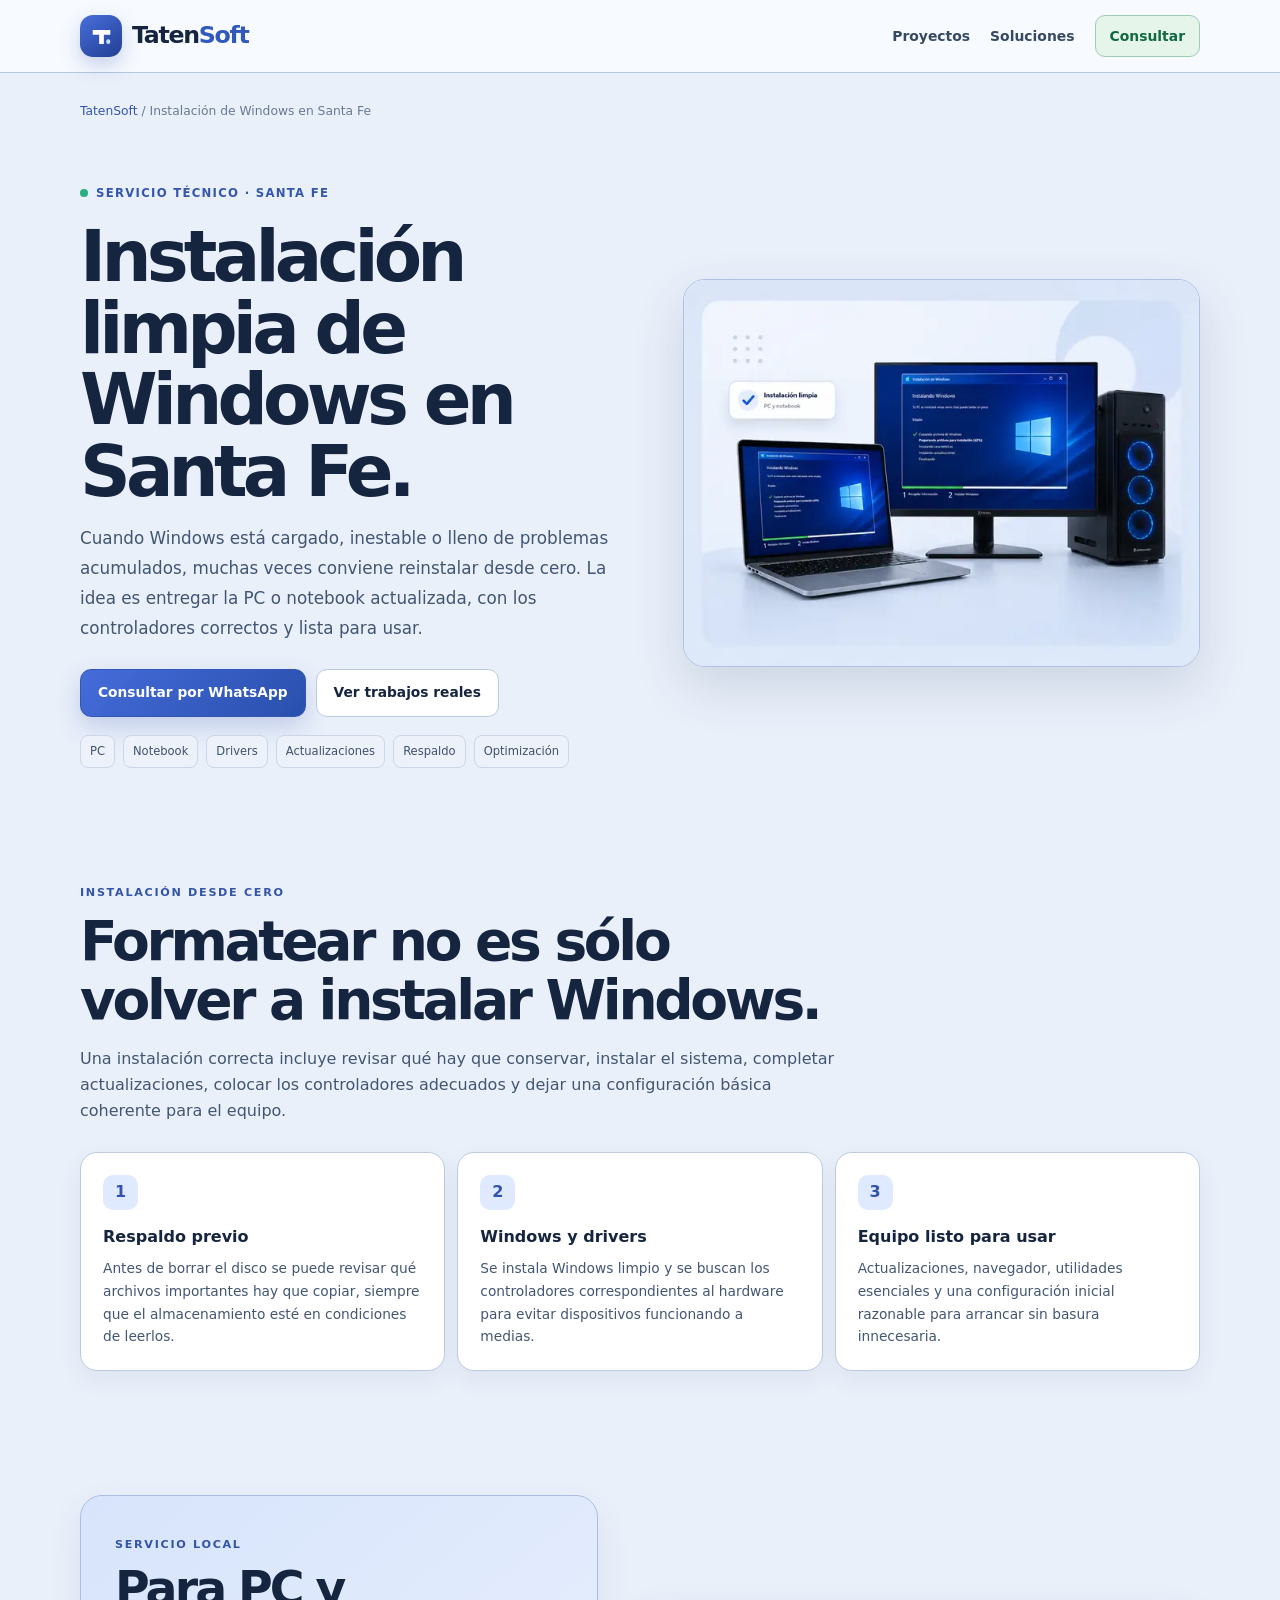
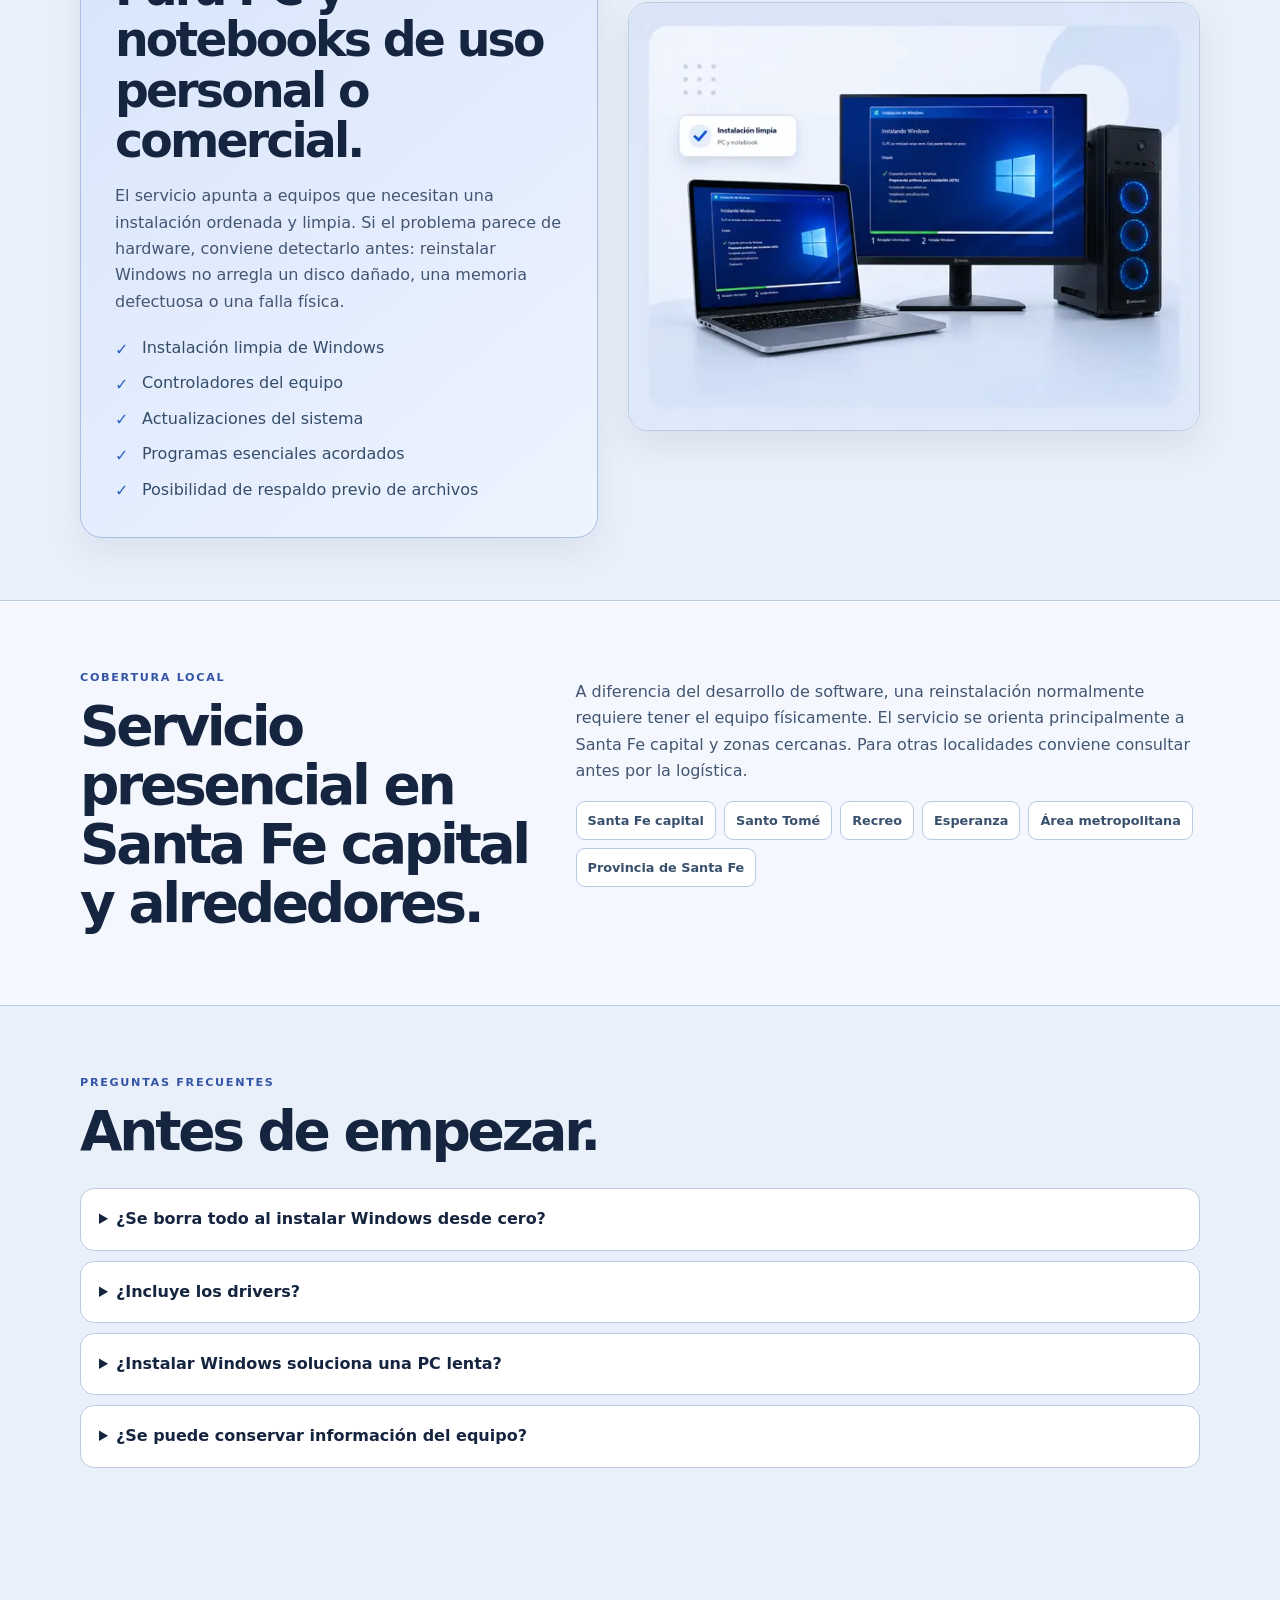
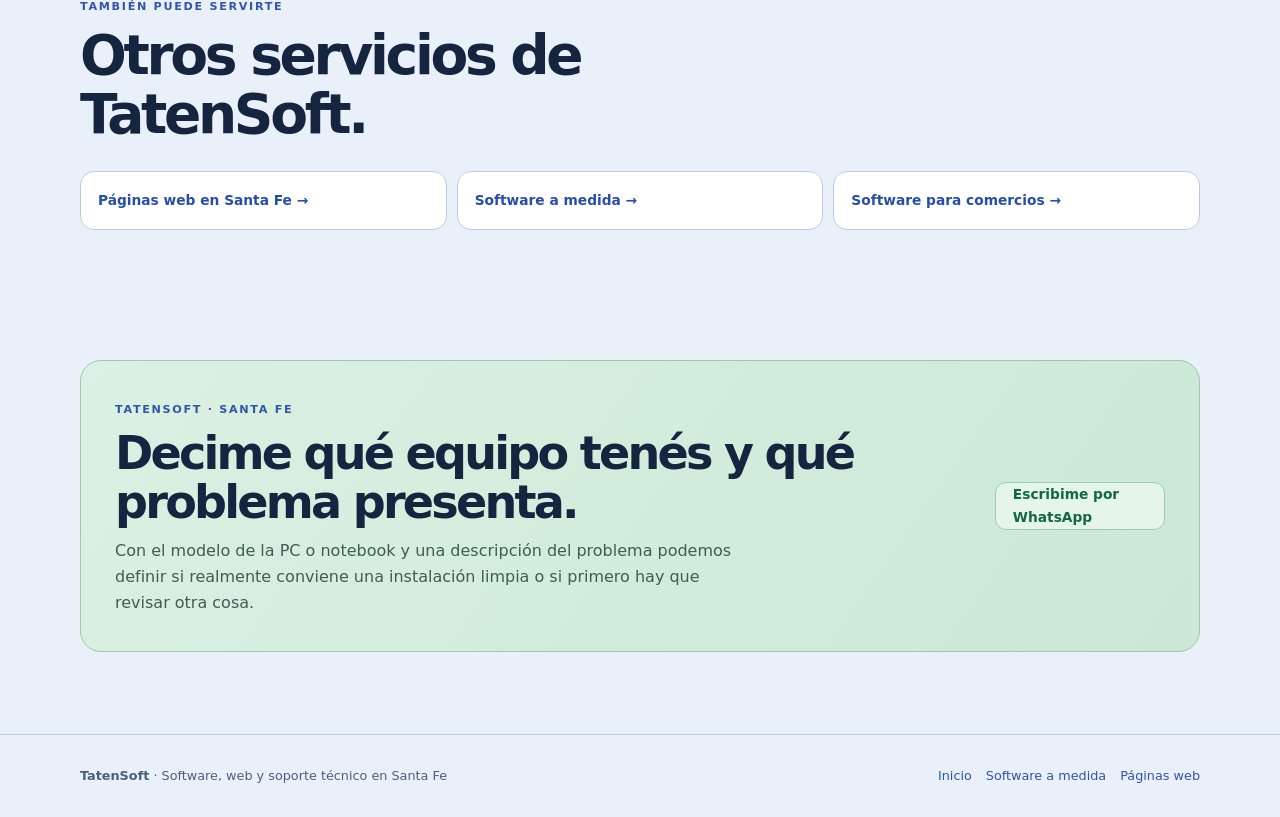
<file: instalacion-windows-santa-fe/index.html>
<!doctype html>
<html lang="es-AR">
<head>
  <meta charset="utf-8">
  <meta name="viewport" content="width=device-width,initial-scale=1">
  <title>Instalación de Windows en Santa Fe | TatenSoft</title>
  <meta name="description" content="Instalación limpia de Windows en Santa Fe para PC y notebooks. Formateo, drivers, actualizaciones, programas esenciales, respaldo previo y configuración.">
  <meta name="robots" content="index, follow, max-image-preview:large">
  <meta name="theme-color" content="#eaf0fa">
  <link rel="canonical" href="https://fabiantatengue.github.io/WebTatenSoft/instalacion-windows-santa-fe/">
  <link rel="alternate" hreflang="es-AR" href="https://fabiantatengue.github.io/WebTatenSoft/instalacion-windows-santa-fe/">
  <link rel="stylesheet" href="../assets/seo-local.css">
  <meta property="og:type" content="website">
  <meta property="og:locale" content="es_AR">
  <meta property="og:site_name" content="TatenSoft">
  <meta property="og:title" content="Instalación de Windows en Santa Fe | TatenSoft">
  <meta property="og:description" content="Instalación limpia de Windows en Santa Fe para PC y notebooks. Formateo, drivers, actualizaciones, programas esenciales, respaldo previo y configuración.">
  <meta property="og:url" content="https://fabiantatengue.github.io/WebTatenSoft/instalacion-windows-santa-fe/">
  <meta property="og:image" content="https://fabiantatengue.github.io/WebTatenSoft/assets/windows-instalacion.svg">
  <meta property="og:image:alt" content="PC y notebook preparadas para una instalación limpia de Windows">
  <meta name="twitter:card" content="summary_large_image">
  <script type="application/ld+json">{"@context":"https://schema.org","@graph":[{"@type":"ProfessionalService","@id":"https://fabiantatengue.github.io/WebTatenSoft/#negocio","name":"TatenSoft","url":"https://fabiantatengue.github.io/WebTatenSoft/","telephone":"+5493425052154","address":{"@type":"PostalAddress","addressLocality":"Santa Fe","addressRegion":"Santa Fe","addressCountry":"AR"},"areaServed":[{"@type":"City","name":"Santa Fe"},{"@type":"State","name":"Santa Fe"},{"@type":"Country","name":"Argentina"}]},{"@type":"Service","@id":"https://fabiantatengue.github.io/WebTatenSoft/instalacion-windows-santa-fe/#servicio","name":"Instalación limpia de Windows en Santa Fe","serviceType":"Instalación y configuración de Windows","description":"Instalación limpia de Windows en Santa Fe para PC y notebooks. Formateo, drivers, actualizaciones, programas esenciales, respaldo previo y configuración.","provider":{"@id":"https://fabiantatengue.github.io/WebTatenSoft/#negocio"},"areaServed":[{"@type":"City","name":"Santa Fe"},{"@type":"State","name":"Santa Fe"}],"url":"https://fabiantatengue.github.io/WebTatenSoft/instalacion-windows-santa-fe/"},{"@type":"WebPage","@id":"https://fabiantatengue.github.io/WebTatenSoft/instalacion-windows-santa-fe/#pagina","url":"https://fabiantatengue.github.io/WebTatenSoft/instalacion-windows-santa-fe/","name":"Instalación de Windows en Santa Fe | TatenSoft","description":"Instalación limpia de Windows en Santa Fe para PC y notebooks. Formateo, drivers, actualizaciones, programas esenciales, respaldo previo y configuración.","inLanguage":"es-AR","about":{"@id":"https://fabiantatengue.github.io/WebTatenSoft/instalacion-windows-santa-fe/#servicio"},"isPartOf":{"@id":"https://fabiantatengue.github.io/WebTatenSoft/#sitio"}},{"@type":"BreadcrumbList","itemListElement":[{"@type":"ListItem","position":1,"name":"TatenSoft","item":"https://fabiantatengue.github.io/WebTatenSoft/"},{"@type":"ListItem","position":2,"name":"Instalación de Windows en Santa Fe","item":"https://fabiantatengue.github.io/WebTatenSoft/instalacion-windows-santa-fe/"}]}]}</script>
</head>
<body>
  <header class="header">
    <div class="container header-inner">
      <a class="brand" href="../" aria-label="Inicio de TatenSoft"><span class="brand-icon" aria-hidden="true"><svg viewBox="0 0 40 40" fill="none"><path d="M7 10.5h26v7H23.5V31h-7V17.5H7v-7Z" fill="white"/><rect x="27" y="24" width="6" height="7" rx="3" fill="#C8DEFF"/></svg></span><span>Taten<strong>Soft</strong></span></a>
      <nav class="nav" aria-label="Navegación"><a href="../#proyectos">Proyectos</a><a href="../#soluciones">Soluciones</a><a class="nav-cta" href="https://wa.me/5493425052154?text=Hola%20TatenSoft%2C%20quiero%20consultar%20por%20una%20instalaci%C3%B3n%20limpia%20de%20Windows." target="_blank" rel="noopener">Consultar</a></nav>
    </div>
  </header>
  <main>
    <div class="container breadcrumb"><a href="../">TatenSoft</a> / Instalación de Windows en Santa Fe</div>
    <section class="hero">
      <div class="container hero-grid">
        <div>
          <span class="eyebrow">Servicio técnico · Santa Fe</span>
          <h1>Instalación limpia de Windows en Santa Fe.</h1>
          <p class="lead">Cuando Windows está cargado, inestable o lleno de problemas acumulados, muchas veces conviene reinstalar desde cero. La idea es entregar la PC o notebook actualizada, con los controladores correctos y lista para usar.</p>
          <div class="actions"><a class="button button-primary" href="https://wa.me/5493425052154?text=Hola%20TatenSoft%2C%20quiero%20consultar%20por%20una%20instalaci%C3%B3n%20limpia%20de%20Windows." target="_blank" rel="noopener">Consultar por WhatsApp</a><a class="button" href="../#proyectos">Ver trabajos reales</a></div>
          <div class="trust"><span>PC</span><span>Notebook</span><span>Drivers</span><span>Actualizaciones</span><span>Respaldo</span><span>Optimización</span></div>
        </div>
        <div class="hero-card"><img src="../assets/windows-instalacion.svg" width="1200" height="760" fetchpriority="high" decoding="async" alt="PC y notebook preparadas para una instalación limpia de Windows"></div>
      </div>
    </section>

    <section>
      <div class="container">
        <div class="section-head"><span class="kicker">Instalación desde cero</span><h2>Formatear no es sólo volver a instalar Windows.</h2><p>Una instalación correcta incluye revisar qué hay que conservar, instalar el sistema, completar actualizaciones, colocar los controladores adecuados y dejar una configuración básica coherente para el equipo.</p></div>
        <div class="grid-3"><article class="card"><b>1</b><h3>Respaldo previo</h3><p>Antes de borrar el disco se puede revisar qué archivos importantes hay que copiar, siempre que el almacenamiento esté en condiciones de leerlos.</p></article><article class="card"><b>2</b><h3>Windows y drivers</h3><p>Se instala Windows limpio y se buscan los controladores correspondientes al hardware para evitar dispositivos funcionando a medias.</p></article><article class="card"><b>3</b><h3>Equipo listo para usar</h3><p>Actualizaciones, navegador, utilidades esenciales y una configuración inicial razonable para arrancar sin basura innecesaria.</p></article></div>
      </div>
    </section>

    <section>
      <div class="container split">
        <div class="panel">
          <span class="kicker">Servicio local</span>
          <h2>Para PC y notebooks de uso personal o comercial.</h2>
          <div class="copy"><p>El servicio apunta a equipos que necesitan una instalación ordenada y limpia. Si el problema parece de hardware, conviene detectarlo antes: reinstalar Windows no arregla un disco dañado, una memoria defectuosa o una falla física.</p></div>
          <ul class="checks"><li>Instalación limpia de Windows</li><li>Controladores del equipo</li><li>Actualizaciones del sistema</li><li>Programas esenciales acordados</li><li>Posibilidad de respaldo previo de archivos</li></ul>
        </div>
        <div class="project-image"><img src="../assets/windows-instalacion.svg" width="1200" height="760" loading="lazy" decoding="async" alt="Ilustración de computadora de escritorio y notebook con Windows"></div>
      </div>
    </section>

    <section class="area">
      <div class="container area-grid">
        <div><span class="kicker">Cobertura local</span><h2>Servicio presencial en Santa Fe capital y alrededores.</h2></div>
        <div class="copy"><p>A diferencia del desarrollo de software, una reinstalación normalmente requiere tener el equipo físicamente. El servicio se orienta principalmente a Santa Fe capital y zonas cercanas. Para otras localidades conviene consultar antes por la logística.</p><div class="area-list"><span>Santa Fe capital</span><span>Santo Tomé</span><span>Recreo</span><span>Esperanza</span><span>Área metropolitana</span><span>Provincia de Santa Fe</span></div></div>
      </div>
    </section>

    <section>
      <div class="container">
        <div class="section-head"><span class="kicker">Preguntas frecuentes</span><h2>Antes de empezar.</h2></div>
        <div class="faq"><details><summary>¿Se borra todo al instalar Windows desde cero?</summary><p>Sí, una instalación limpia normalmente elimina el contenido de la partición del sistema. Por eso antes hay que definir qué archivos se deben respaldar.</p></details><details><summary>¿Incluye los drivers?</summary><p>Sí, la idea es dejar instalados los controladores necesarios para el hardware del equipo.</p></details><details><summary>¿Instalar Windows soluciona una PC lenta?</summary><p>Puede mejorar mucho si el problema es software acumulado, pero no corrige limitaciones o fallas de hardware. Un disco mecánico muy lento, poca memoria o un componente defectuoso pueden seguir condicionando el rendimiento.</p></details><details><summary>¿Se puede conservar información del equipo?</summary><p>Si los archivos son accesibles y se acuerda un respaldo antes de formatear, sí. Siempre conviene revisar esto antes de iniciar la instalación.</p></details></div>
      </div>
    </section>

    <section>
      <div class="container">
        <div class="section-head"><span class="kicker">También puede servirte</span><h2>Otros servicios de TatenSoft.</h2></div>
        <div class="related"><a href="../paginas-web-santa-fe/">Páginas web en Santa Fe →</a><a href="../software-a-medida-santa-fe/">Software a medida →</a><a href="../software-para-comercios-santa-fe/">Software para comercios →</a></div>
      </div>
    </section>

    <section class="contact">
      <div class="container contact-box">
        <div><span class="kicker">TatenSoft · Santa Fe</span><h2>Decime qué equipo tenés y qué problema presenta.</h2><p>Con el modelo de la PC o notebook y una descripción del problema podemos definir si realmente conviene una instalación limpia o si primero hay que revisar otra cosa.</p></div>
        <a class="button button-whatsapp" href="https://wa.me/5493425052154?text=Hola%20TatenSoft%2C%20quiero%20consultar%20por%20una%20instalaci%C3%B3n%20limpia%20de%20Windows." target="_blank" rel="noopener">Escribime por WhatsApp</a>
      </div>
    </section>
  </main>
  <footer><div class="container footer-inner"><span><strong>TatenSoft</strong> · Software, web y soporte técnico en Santa Fe</span><div class="footer-links"><a href="../">Inicio</a><a href="../software-a-medida-santa-fe/">Software a medida</a><a href="../paginas-web-santa-fe/">Páginas web</a></div></div></footer>
</body>
</html>
</file>
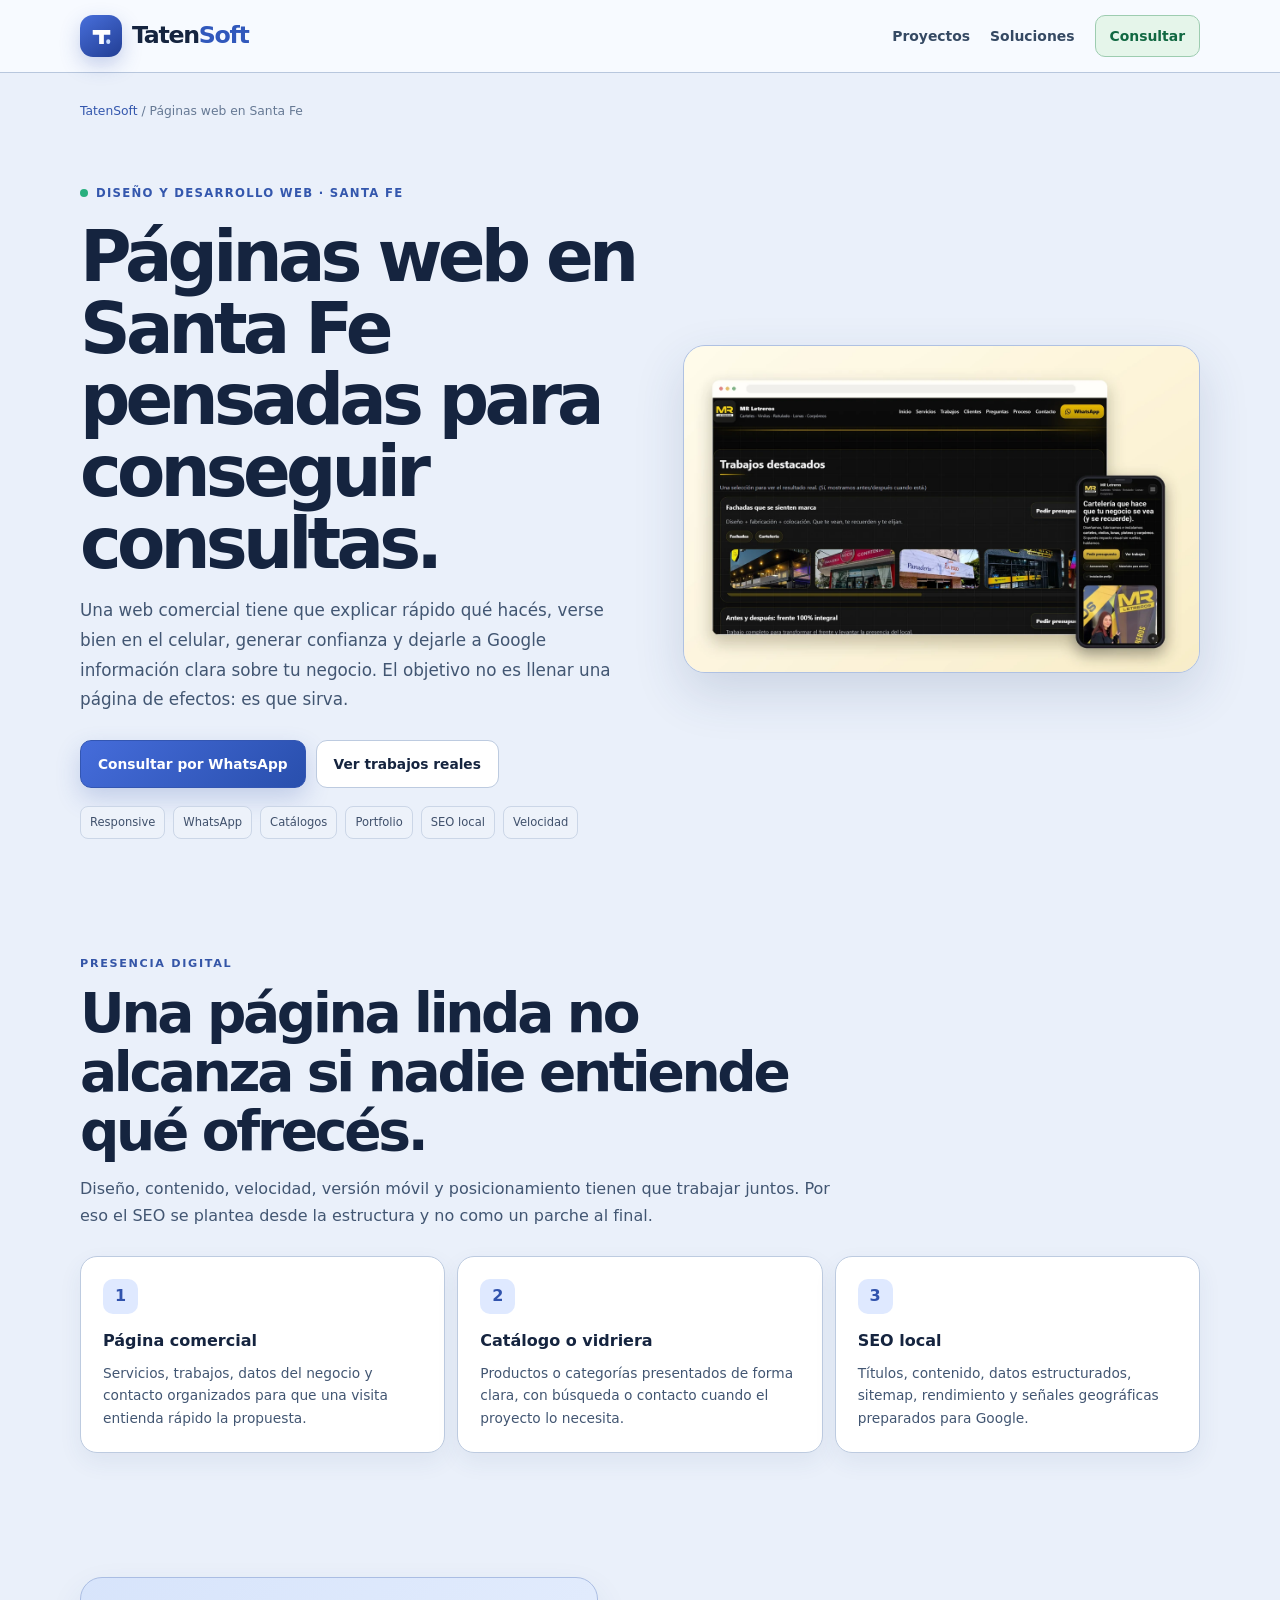
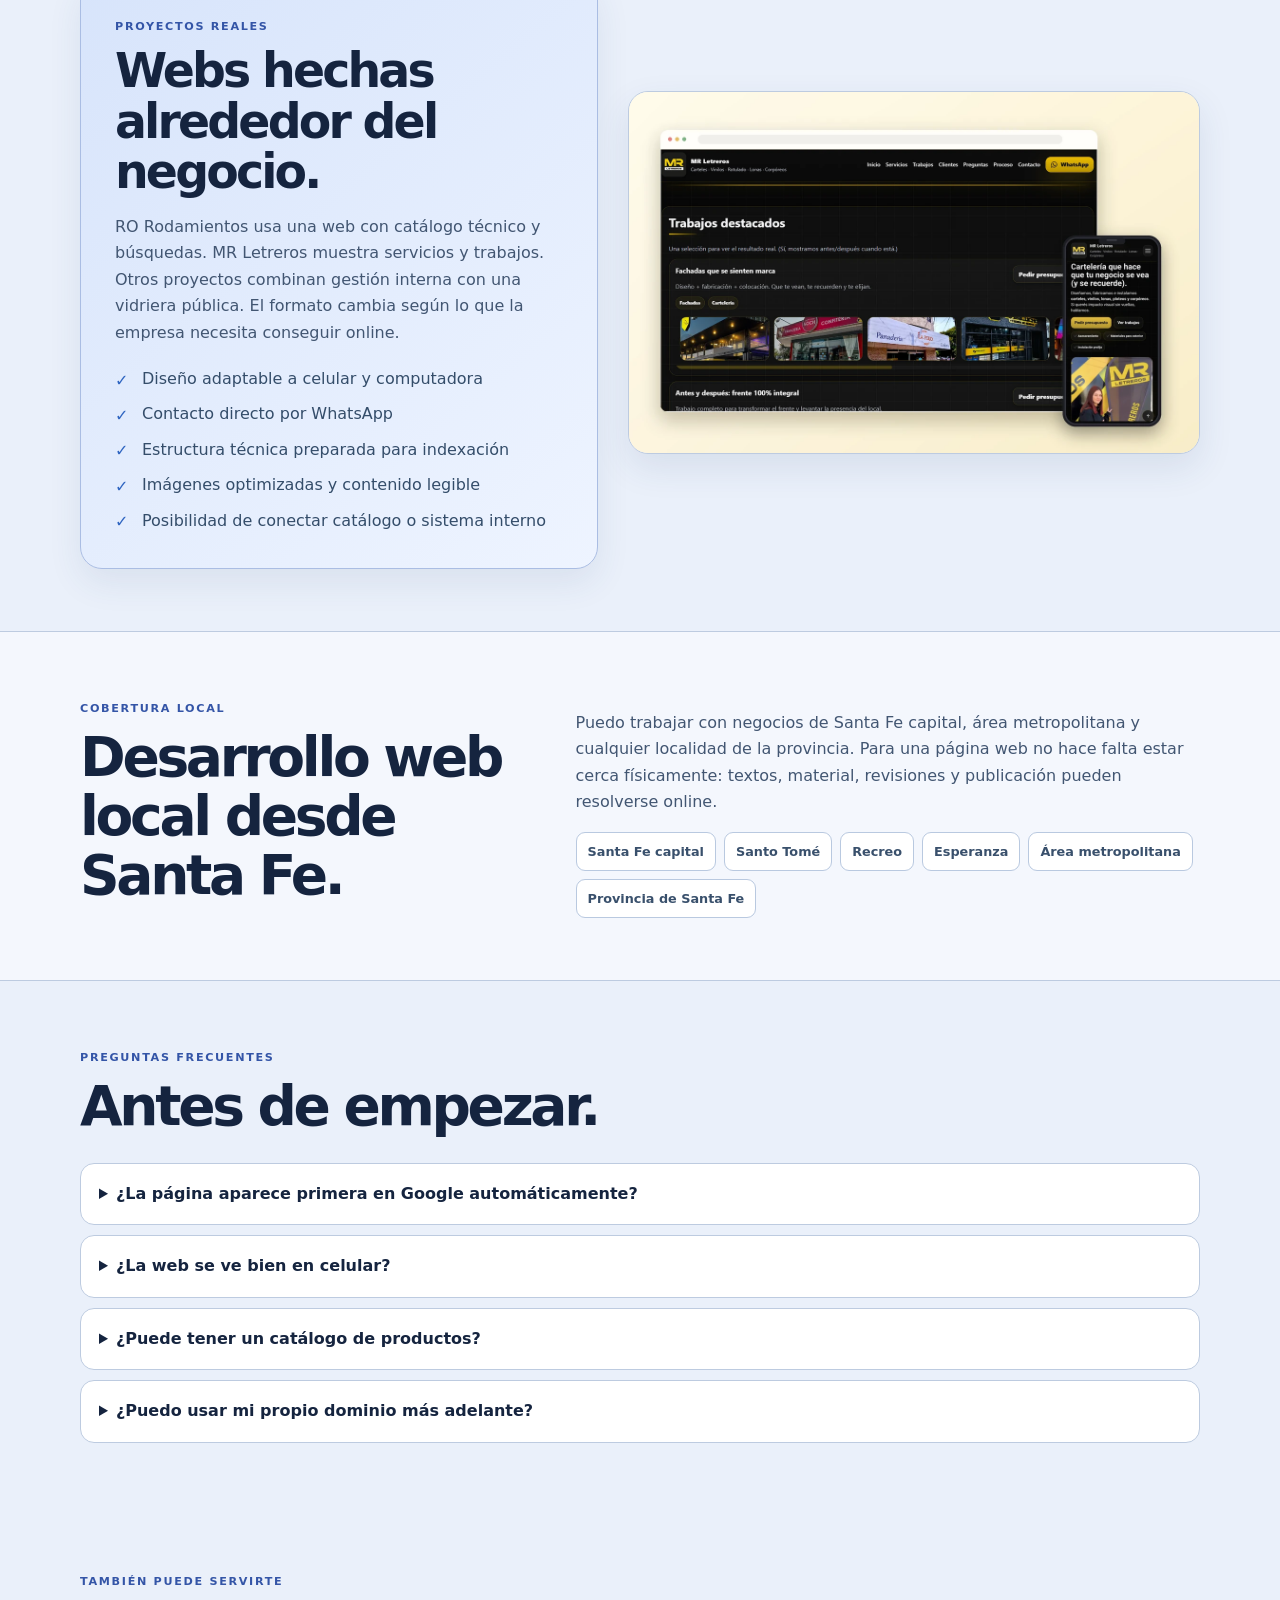
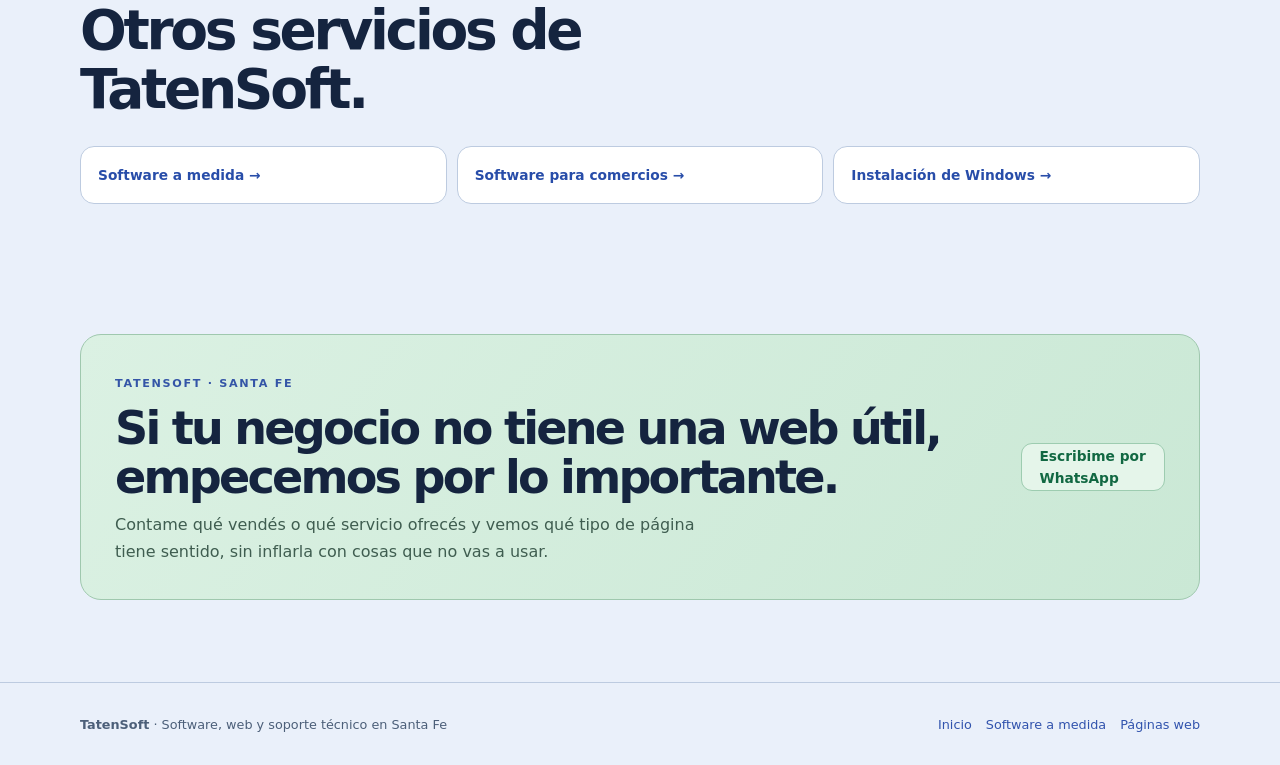
<file: paginas-web-santa-fe/index.html>
<!doctype html>
<html lang="es-AR">
<head>
  <meta charset="utf-8">
  <meta name="viewport" content="width=device-width,initial-scale=1">
  <title>Páginas web en Santa Fe para negocios | TatenSoft</title>
  <meta name="description" content="Diseño y desarrollo de páginas web en Santa Fe para comercios y emprendimientos. Sitios rápidos, responsive, con WhatsApp, catálogo, portfolio y SEO local.">
  <meta name="robots" content="index, follow, max-image-preview:large">
  <meta name="theme-color" content="#eaf0fa">
  <link rel="canonical" href="https://fabiantatengue.github.io/WebTatenSoft/paginas-web-santa-fe/">
  <link rel="alternate" hreflang="es-AR" href="https://fabiantatengue.github.io/WebTatenSoft/paginas-web-santa-fe/">
  <link rel="stylesheet" href="../assets/seo-local.css">
  <meta property="og:type" content="website">
  <meta property="og:locale" content="es_AR">
  <meta property="og:site_name" content="TatenSoft">
  <meta property="og:title" content="Páginas web en Santa Fe para negocios | TatenSoft">
  <meta property="og:description" content="Diseño y desarrollo de páginas web en Santa Fe para comercios y emprendimientos. Sitios rápidos, responsive, con WhatsApp, catálogo, portfolio y SEO local.">
  <meta property="og:url" content="https://fabiantatengue.github.io/WebTatenSoft/paginas-web-santa-fe/">
  <meta property="og:image" content="https://fabiantatengue.github.io/WebTatenSoft/assets/presentacion-mr.webp?v=20260822">
  <meta property="og:image:alt" content="Página web comercial desarrollada por TatenSoft para MR Letreros">
  <meta name="twitter:card" content="summary_large_image">
  <script type="application/ld+json">{"@context":"https://schema.org","@graph":[{"@type":"ProfessionalService","@id":"https://fabiantatengue.github.io/WebTatenSoft/#negocio","name":"TatenSoft","url":"https://fabiantatengue.github.io/WebTatenSoft/","telephone":"+5493425052154","address":{"@type":"PostalAddress","addressLocality":"Santa Fe","addressRegion":"Santa Fe","addressCountry":"AR"},"areaServed":[{"@type":"City","name":"Santa Fe"},{"@type":"State","name":"Santa Fe"},{"@type":"Country","name":"Argentina"}]},{"@type":"Service","@id":"https://fabiantatengue.github.io/WebTatenSoft/paginas-web-santa-fe/#servicio","name":"Diseño y desarrollo de páginas web en Santa Fe","serviceType":"Desarrollo de páginas web","description":"Diseño y desarrollo de páginas web en Santa Fe para comercios y emprendimientos. Sitios rápidos, responsive, con WhatsApp, catálogo, portfolio y SEO local.","provider":{"@id":"https://fabiantatengue.github.io/WebTatenSoft/#negocio"},"areaServed":[{"@type":"City","name":"Santa Fe"},{"@type":"State","name":"Santa Fe"}],"url":"https://fabiantatengue.github.io/WebTatenSoft/paginas-web-santa-fe/"},{"@type":"WebPage","@id":"https://fabiantatengue.github.io/WebTatenSoft/paginas-web-santa-fe/#pagina","url":"https://fabiantatengue.github.io/WebTatenSoft/paginas-web-santa-fe/","name":"Páginas web en Santa Fe para negocios | TatenSoft","description":"Diseño y desarrollo de páginas web en Santa Fe para comercios y emprendimientos. Sitios rápidos, responsive, con WhatsApp, catálogo, portfolio y SEO local.","inLanguage":"es-AR","about":{"@id":"https://fabiantatengue.github.io/WebTatenSoft/paginas-web-santa-fe/#servicio"},"isPartOf":{"@id":"https://fabiantatengue.github.io/WebTatenSoft/#sitio"}},{"@type":"BreadcrumbList","itemListElement":[{"@type":"ListItem","position":1,"name":"TatenSoft","item":"https://fabiantatengue.github.io/WebTatenSoft/"},{"@type":"ListItem","position":2,"name":"Páginas web en Santa Fe","item":"https://fabiantatengue.github.io/WebTatenSoft/paginas-web-santa-fe/"}]}]}</script>
</head>
<body>
  <header class="header">
    <div class="container header-inner">
      <a class="brand" href="../" aria-label="Inicio de TatenSoft"><span class="brand-icon" aria-hidden="true"><svg viewBox="0 0 40 40" fill="none"><path d="M7 10.5h26v7H23.5V31h-7V17.5H7v-7Z" fill="white"/><rect x="27" y="24" width="6" height="7" rx="3" fill="#C8DEFF"/></svg></span><span>Taten<strong>Soft</strong></span></a>
      <nav class="nav" aria-label="Navegación"><a href="../#proyectos">Proyectos</a><a href="../#soluciones">Soluciones</a><a class="nav-cta" href="https://wa.me/5493425052154?text=Hola%20TatenSoft%2C%20quiero%20consultar%20por%20una%20p%C3%A1gina%20web%20para%20mi%20negocio." target="_blank" rel="noopener">Consultar</a></nav>
    </div>
  </header>
  <main>
    <div class="container breadcrumb"><a href="../">TatenSoft</a> / Páginas web en Santa Fe</div>
    <section class="hero">
      <div class="container hero-grid">
        <div>
          <span class="eyebrow">Diseño y desarrollo web · Santa Fe</span>
          <h1>Páginas web en Santa Fe pensadas para conseguir consultas.</h1>
          <p class="lead">Una web comercial tiene que explicar rápido qué hacés, verse bien en el celular, generar confianza y dejarle a Google información clara sobre tu negocio. El objetivo no es llenar una página de efectos: es que sirva.</p>
          <div class="actions"><a class="button button-primary" href="https://wa.me/5493425052154?text=Hola%20TatenSoft%2C%20quiero%20consultar%20por%20una%20p%C3%A1gina%20web%20para%20mi%20negocio." target="_blank" rel="noopener">Consultar por WhatsApp</a><a class="button" href="../#proyectos">Ver trabajos reales</a></div>
          <div class="trust"><span>Responsive</span><span>WhatsApp</span><span>Catálogos</span><span>Portfolio</span><span>SEO local</span><span>Velocidad</span></div>
        </div>
        <div class="hero-card"><img src="../assets/presentacion-mr.webp?v=20260822" width="1200" height="760" fetchpriority="high" decoding="async" alt="Página web comercial desarrollada por TatenSoft para MR Letreros"></div>
      </div>
    </section>

    <section>
      <div class="container">
        <div class="section-head"><span class="kicker">Presencia digital</span><h2>Una página linda no alcanza si nadie entiende qué ofrecés.</h2><p>Diseño, contenido, velocidad, versión móvil y posicionamiento tienen que trabajar juntos. Por eso el SEO se plantea desde la estructura y no como un parche al final.</p></div>
        <div class="grid-3"><article class="card"><b>1</b><h3>Página comercial</h3><p>Servicios, trabajos, datos del negocio y contacto organizados para que una visita entienda rápido la propuesta.</p></article><article class="card"><b>2</b><h3>Catálogo o vidriera</h3><p>Productos o categorías presentados de forma clara, con búsqueda o contacto cuando el proyecto lo necesita.</p></article><article class="card"><b>3</b><h3>SEO local</h3><p>Títulos, contenido, datos estructurados, sitemap, rendimiento y señales geográficas preparados para Google.</p></article></div>
      </div>
    </section>

    <section>
      <div class="container split">
        <div class="panel">
          <span class="kicker">Proyectos reales</span>
          <h2>Webs hechas alrededor del negocio.</h2>
          <div class="copy"><p>RO Rodamientos usa una web con catálogo técnico y búsquedas. MR Letreros muestra servicios y trabajos. Otros proyectos combinan gestión interna con una vidriera pública. El formato cambia según lo que la empresa necesita conseguir online.</p></div>
          <ul class="checks"><li>Diseño adaptable a celular y computadora</li><li>Contacto directo por WhatsApp</li><li>Estructura técnica preparada para indexación</li><li>Imágenes optimizadas y contenido legible</li><li>Posibilidad de conectar catálogo o sistema interno</li></ul>
        </div>
        <div class="project-image"><img src="../assets/presentacion-mr.webp?v=20260822" width="1200" height="760" loading="lazy" decoding="async" alt="Sitio de MR Letreros desarrollado por TatenSoft"></div>
      </div>
    </section>

    <section class="area">
      <div class="container area-grid">
        <div><span class="kicker">Cobertura local</span><h2>Desarrollo web local desde Santa Fe.</h2></div>
        <div class="copy"><p>Puedo trabajar con negocios de Santa Fe capital, área metropolitana y cualquier localidad de la provincia. Para una página web no hace falta estar cerca físicamente: textos, material, revisiones y publicación pueden resolverse online.</p><div class="area-list"><span>Santa Fe capital</span><span>Santo Tomé</span><span>Recreo</span><span>Esperanza</span><span>Área metropolitana</span><span>Provincia de Santa Fe</span></div></div>
      </div>
    </section>

    <section>
      <div class="container">
        <div class="section-head"><span class="kicker">Preguntas frecuentes</span><h2>Antes de empezar.</h2></div>
        <div class="faq"><details><summary>¿La página aparece primera en Google automáticamente?</summary><p>No. Nadie serio puede garantizar una posición. Sí se puede construir una base técnica correcta, crear contenido útil y trabajar señales locales para aumentar las posibilidades de posicionar.</p></details><details><summary>¿La web se ve bien en celular?</summary><p>Sí. El diseño responsive forma parte del trabajo y se revisa en distintos tamaños de pantalla.</p></details><details><summary>¿Puede tener un catálogo de productos?</summary><p>Sí. Puede ser una vidriera simple o un catálogo con búsqueda, categorías, precios o integración con otra parte del sistema.</p></details><details><summary>¿Puedo usar mi propio dominio más adelante?</summary><p>Sí. Se puede comenzar en una dirección provisoria y luego migrar a un dominio propio manteniendo las URLs y redirecciones necesarias.</p></details></div>
      </div>
    </section>

    <section>
      <div class="container">
        <div class="section-head"><span class="kicker">También puede servirte</span><h2>Otros servicios de TatenSoft.</h2></div>
        <div class="related"><a href="../software-a-medida-santa-fe/">Software a medida →</a><a href="../software-para-comercios-santa-fe/">Software para comercios →</a><a href="../instalacion-windows-santa-fe/">Instalación de Windows →</a></div>
      </div>
    </section>

    <section class="contact">
      <div class="container contact-box">
        <div><span class="kicker">TatenSoft · Santa Fe</span><h2>Si tu negocio no tiene una web útil, empecemos por lo importante.</h2><p>Contame qué vendés o qué servicio ofrecés y vemos qué tipo de página tiene sentido, sin inflarla con cosas que no vas a usar.</p></div>
        <a class="button button-whatsapp" href="https://wa.me/5493425052154?text=Hola%20TatenSoft%2C%20quiero%20consultar%20por%20una%20p%C3%A1gina%20web%20para%20mi%20negocio." target="_blank" rel="noopener">Escribime por WhatsApp</a>
      </div>
    </section>
  </main>
  <footer><div class="container footer-inner"><span><strong>TatenSoft</strong> · Software, web y soporte técnico en Santa Fe</span><div class="footer-links"><a href="../">Inicio</a><a href="../software-a-medida-santa-fe/">Software a medida</a><a href="../paginas-web-santa-fe/">Páginas web</a></div></div></footer>
</body>
</html>
</file>
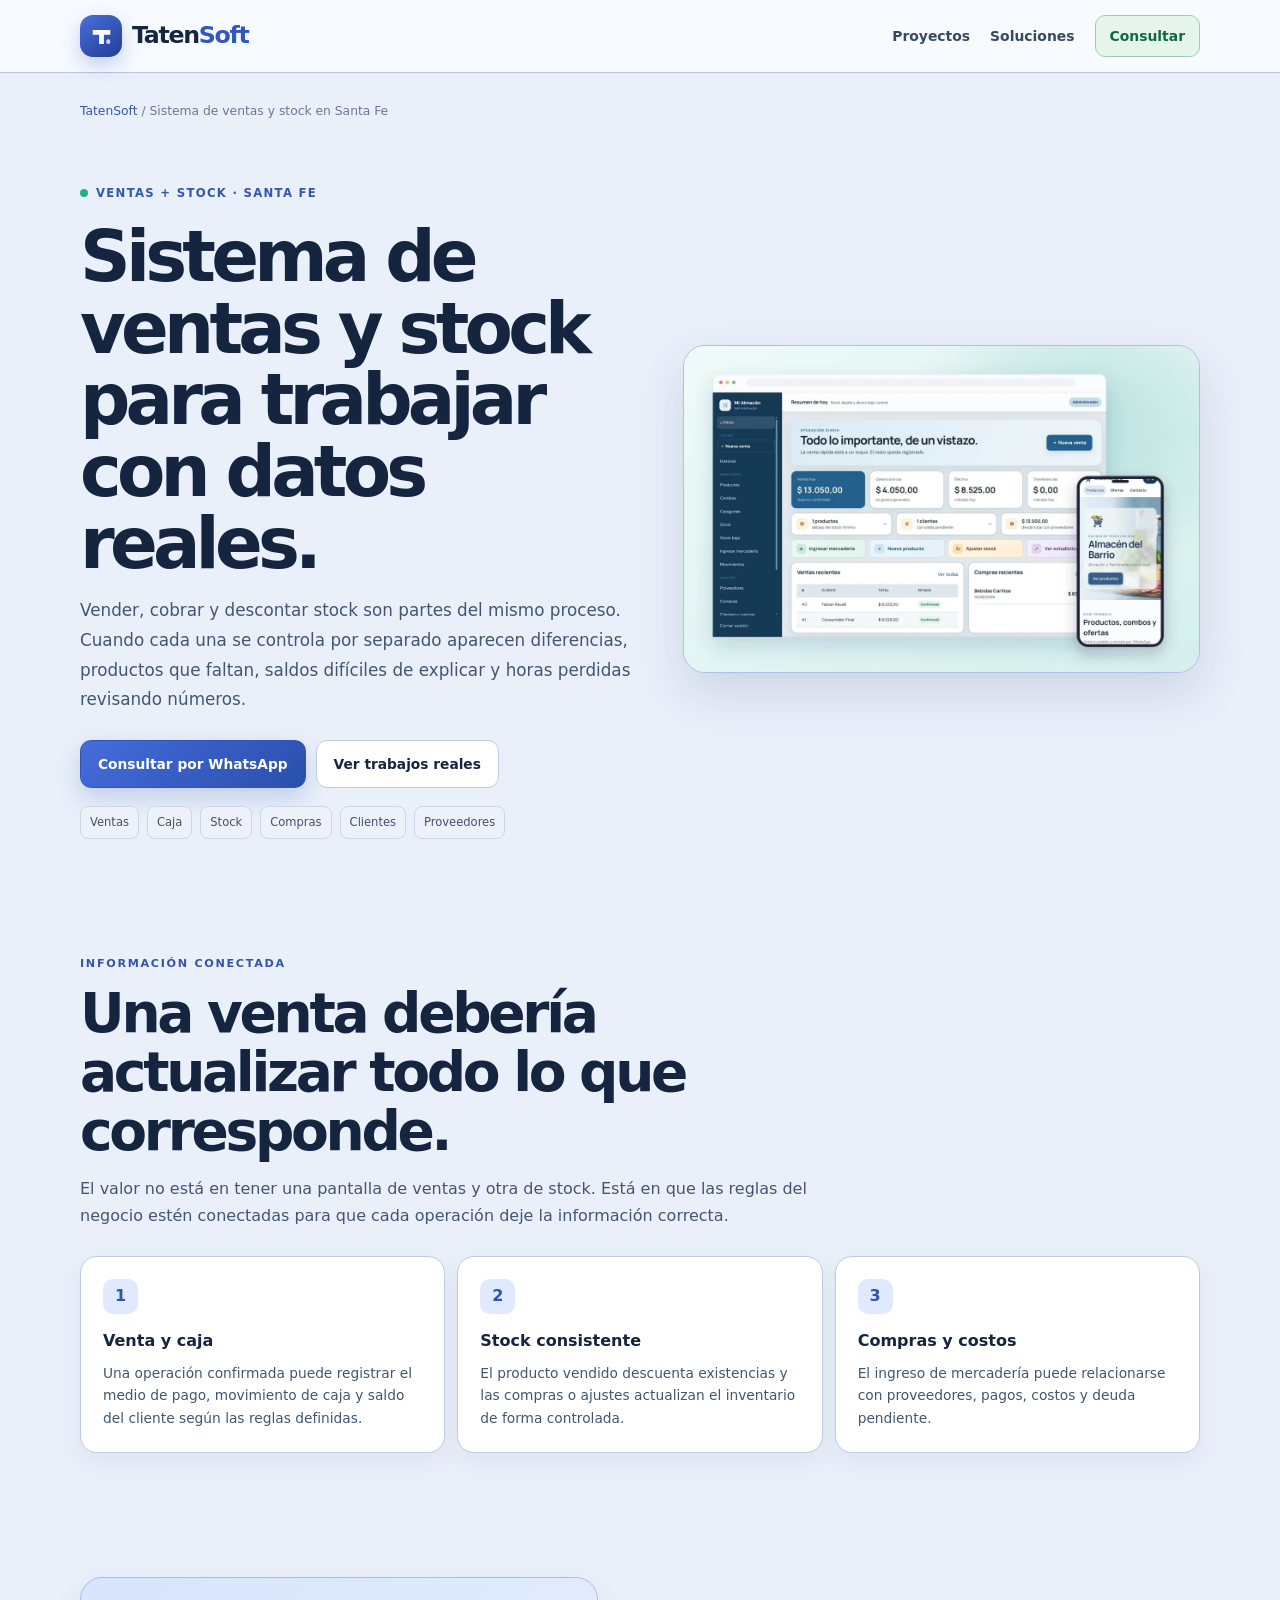
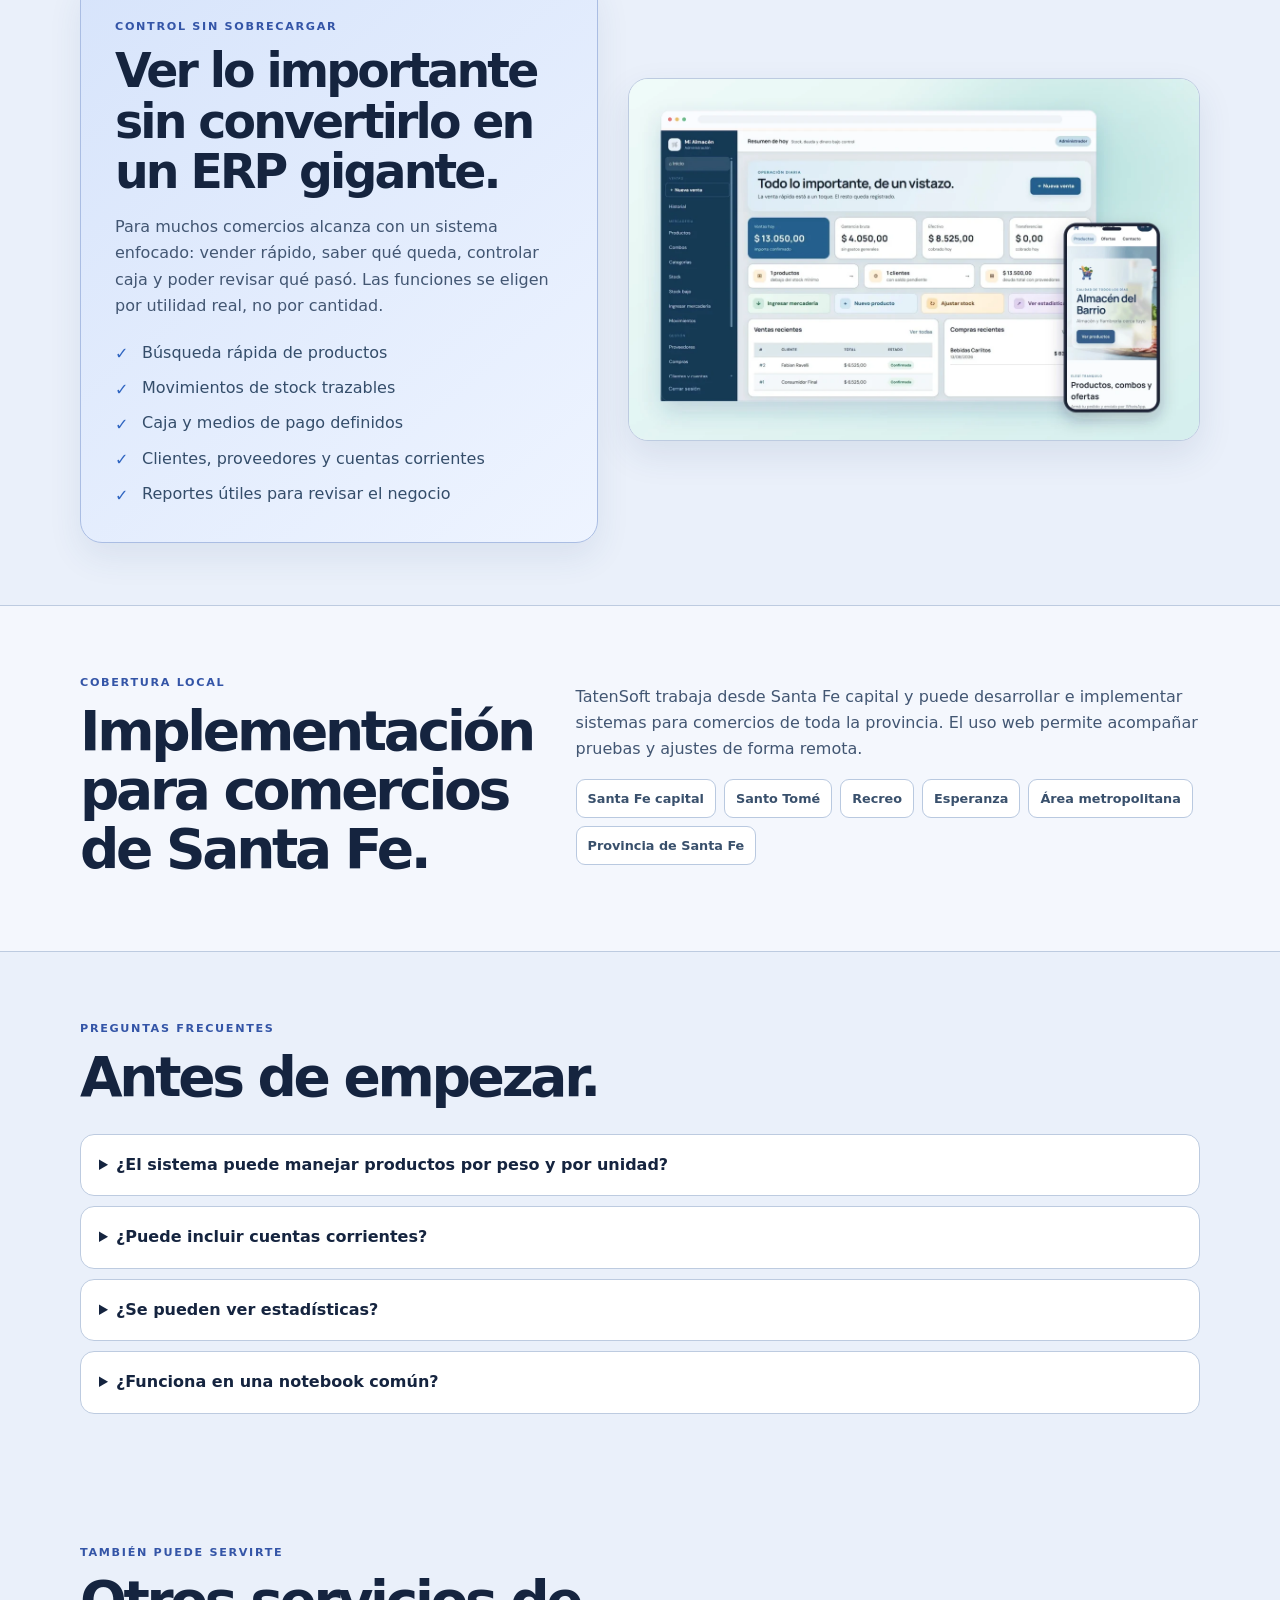
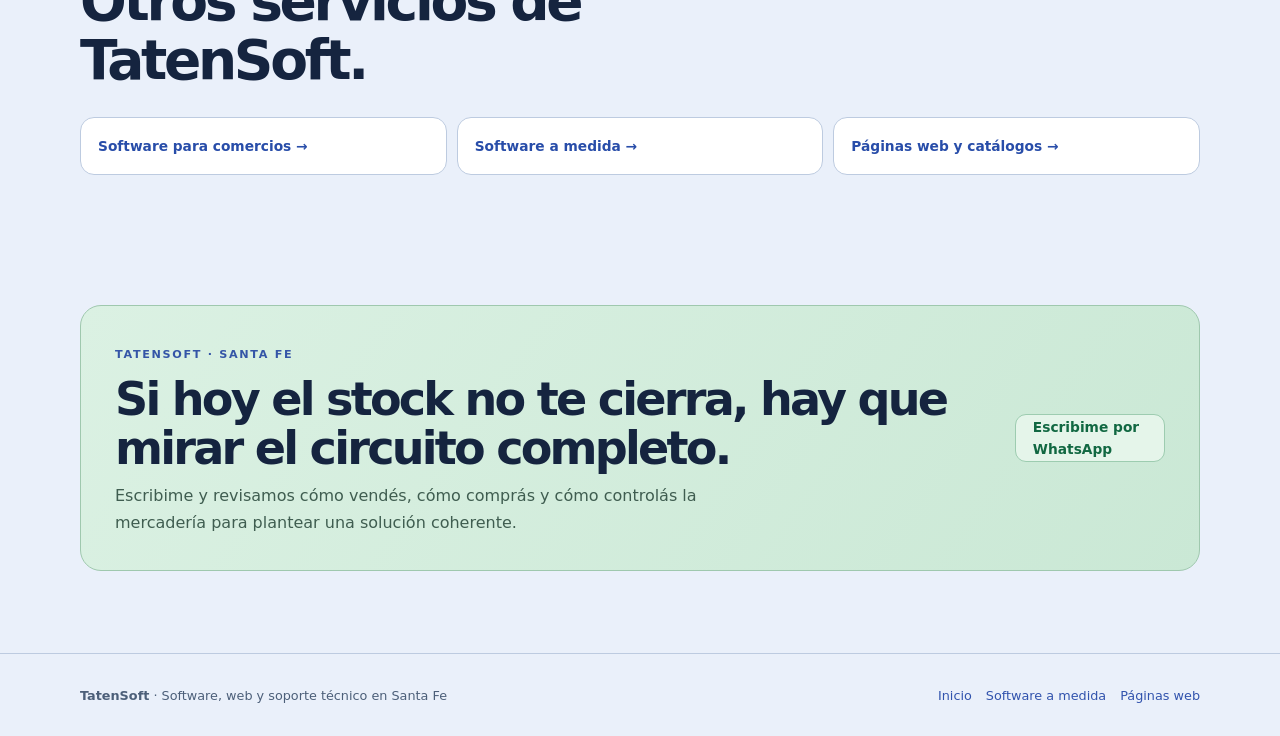
<file: sistema-ventas-stock-santa-fe/index.html>
<!doctype html>
<html lang="es-AR">
<head>
  <meta charset="utf-8">
  <meta name="viewport" content="width=device-width,initial-scale=1">
  <title>Sistema de ventas y stock en Santa Fe | TatenSoft</title>
  <meta name="description" content="Sistema de ventas y stock en Santa Fe para comercios. Control de caja, productos, compras, clientes, proveedores, cuentas corrientes y reportes.">
  <meta name="robots" content="index, follow, max-image-preview:large">
  <meta name="theme-color" content="#eaf0fa">
  <link rel="canonical" href="https://fabiantatengue.github.io/WebTatenSoft/sistema-ventas-stock-santa-fe/">
  <link rel="alternate" hreflang="es-AR" href="https://fabiantatengue.github.io/WebTatenSoft/sistema-ventas-stock-santa-fe/">
  <link rel="stylesheet" href="../assets/seo-local.css">
  <meta property="og:type" content="website">
  <meta property="og:locale" content="es_AR">
  <meta property="og:site_name" content="TatenSoft">
  <meta property="og:title" content="Sistema de ventas y stock en Santa Fe | TatenSoft">
  <meta property="og:description" content="Sistema de ventas y stock en Santa Fe para comercios. Control de caja, productos, compras, clientes, proveedores, cuentas corrientes y reportes.">
  <meta property="og:url" content="https://fabiantatengue.github.io/WebTatenSoft/sistema-ventas-stock-santa-fe/">
  <meta property="og:image" content="https://fabiantatengue.github.io/WebTatenSoft/assets/presentacion-almacen.webp">
  <meta property="og:image:alt" content="Sistema de ventas y stock desarrollado por TatenSoft">
  <meta name="twitter:card" content="summary_large_image">
  <script type="application/ld+json">{"@context":"https://schema.org","@graph":[{"@type":"ProfessionalService","@id":"https://fabiantatengue.github.io/WebTatenSoft/#negocio","name":"TatenSoft","url":"https://fabiantatengue.github.io/WebTatenSoft/","telephone":"+5493425052154","address":{"@type":"PostalAddress","addressLocality":"Santa Fe","addressRegion":"Santa Fe","addressCountry":"AR"},"areaServed":[{"@type":"City","name":"Santa Fe"},{"@type":"State","name":"Santa Fe"},{"@type":"Country","name":"Argentina"}]},{"@type":"Service","@id":"https://fabiantatengue.github.io/WebTatenSoft/sistema-ventas-stock-santa-fe/#servicio","name":"Sistema de ventas y stock en Santa Fe","serviceType":"Sistema de ventas, stock y caja","description":"Sistema de ventas y stock en Santa Fe para comercios. Control de caja, productos, compras, clientes, proveedores, cuentas corrientes y reportes.","provider":{"@id":"https://fabiantatengue.github.io/WebTatenSoft/#negocio"},"areaServed":[{"@type":"City","name":"Santa Fe"},{"@type":"State","name":"Santa Fe"}],"url":"https://fabiantatengue.github.io/WebTatenSoft/sistema-ventas-stock-santa-fe/"},{"@type":"WebPage","@id":"https://fabiantatengue.github.io/WebTatenSoft/sistema-ventas-stock-santa-fe/#pagina","url":"https://fabiantatengue.github.io/WebTatenSoft/sistema-ventas-stock-santa-fe/","name":"Sistema de ventas y stock en Santa Fe | TatenSoft","description":"Sistema de ventas y stock en Santa Fe para comercios. Control de caja, productos, compras, clientes, proveedores, cuentas corrientes y reportes.","inLanguage":"es-AR","about":{"@id":"https://fabiantatengue.github.io/WebTatenSoft/sistema-ventas-stock-santa-fe/#servicio"},"isPartOf":{"@id":"https://fabiantatengue.github.io/WebTatenSoft/#sitio"}},{"@type":"BreadcrumbList","itemListElement":[{"@type":"ListItem","position":1,"name":"TatenSoft","item":"https://fabiantatengue.github.io/WebTatenSoft/"},{"@type":"ListItem","position":2,"name":"Sistema de ventas y stock en Santa Fe","item":"https://fabiantatengue.github.io/WebTatenSoft/sistema-ventas-stock-santa-fe/"}]}]}</script>
</head>
<body>
  <header class="header">
    <div class="container header-inner">
      <a class="brand" href="../" aria-label="Inicio de TatenSoft"><span class="brand-icon" aria-hidden="true"><svg viewBox="0 0 40 40" fill="none"><path d="M7 10.5h26v7H23.5V31h-7V17.5H7v-7Z" fill="white"/><rect x="27" y="24" width="6" height="7" rx="3" fill="#C8DEFF"/></svg></span><span>Taten<strong>Soft</strong></span></a>
      <nav class="nav" aria-label="Navegación"><a href="../#proyectos">Proyectos</a><a href="../#soluciones">Soluciones</a><a class="nav-cta" href="https://wa.me/5493425052154?text=Hola%20TatenSoft%2C%20quiero%20consultar%20por%20un%20sistema%20de%20ventas%20y%20stock." target="_blank" rel="noopener">Consultar</a></nav>
    </div>
  </header>
  <main>
    <div class="container breadcrumb"><a href="../">TatenSoft</a> / Sistema de ventas y stock en Santa Fe</div>
    <section class="hero">
      <div class="container hero-grid">
        <div>
          <span class="eyebrow">Ventas + stock · Santa Fe</span>
          <h1>Sistema de ventas y stock para trabajar con datos reales.</h1>
          <p class="lead">Vender, cobrar y descontar stock son partes del mismo proceso. Cuando cada una se controla por separado aparecen diferencias, productos que faltan, saldos difíciles de explicar y horas perdidas revisando números.</p>
          <div class="actions"><a class="button button-primary" href="https://wa.me/5493425052154?text=Hola%20TatenSoft%2C%20quiero%20consultar%20por%20un%20sistema%20de%20ventas%20y%20stock." target="_blank" rel="noopener">Consultar por WhatsApp</a><a class="button" href="../#proyectos">Ver trabajos reales</a></div>
          <div class="trust"><span>Ventas</span><span>Caja</span><span>Stock</span><span>Compras</span><span>Clientes</span><span>Proveedores</span></div>
        </div>
        <div class="hero-card"><img src="../assets/presentacion-almacen.webp" width="1200" height="760" fetchpriority="high" decoding="async" alt="Sistema de ventas y stock desarrollado por TatenSoft"></div>
      </div>
    </section>

    <section>
      <div class="container">
        <div class="section-head"><span class="kicker">Información conectada</span><h2>Una venta debería actualizar todo lo que corresponde.</h2><p>El valor no está en tener una pantalla de ventas y otra de stock. Está en que las reglas del negocio estén conectadas para que cada operación deje la información correcta.</p></div>
        <div class="grid-3"><article class="card"><b>1</b><h3>Venta y caja</h3><p>Una operación confirmada puede registrar el medio de pago, movimiento de caja y saldo del cliente según las reglas definidas.</p></article><article class="card"><b>2</b><h3>Stock consistente</h3><p>El producto vendido descuenta existencias y las compras o ajustes actualizan el inventario de forma controlada.</p></article><article class="card"><b>3</b><h3>Compras y costos</h3><p>El ingreso de mercadería puede relacionarse con proveedores, pagos, costos y deuda pendiente.</p></article></div>
      </div>
    </section>

    <section>
      <div class="container split">
        <div class="panel">
          <span class="kicker">Control sin sobrecargar</span>
          <h2>Ver lo importante sin convertirlo en un ERP gigante.</h2>
          <div class="copy"><p>Para muchos comercios alcanza con un sistema enfocado: vender rápido, saber qué queda, controlar caja y poder revisar qué pasó. Las funciones se eligen por utilidad real, no por cantidad.</p></div>
          <ul class="checks"><li>Búsqueda rápida de productos</li><li>Movimientos de stock trazables</li><li>Caja y medios de pago definidos</li><li>Clientes, proveedores y cuentas corrientes</li><li>Reportes útiles para revisar el negocio</li></ul>
        </div>
        <div class="project-image"><img src="../assets/presentacion-almacen.webp" width="1200" height="760" loading="lazy" decoding="async" alt="WebAlmacén mostrando gestión de ventas y productos"></div>
      </div>
    </section>

    <section class="area">
      <div class="container area-grid">
        <div><span class="kicker">Cobertura local</span><h2>Implementación para comercios de Santa Fe.</h2></div>
        <div class="copy"><p>TatenSoft trabaja desde Santa Fe capital y puede desarrollar e implementar sistemas para comercios de toda la provincia. El uso web permite acompañar pruebas y ajustes de forma remota.</p><div class="area-list"><span>Santa Fe capital</span><span>Santo Tomé</span><span>Recreo</span><span>Esperanza</span><span>Área metropolitana</span><span>Provincia de Santa Fe</span></div></div>
      </div>
    </section>

    <section>
      <div class="container">
        <div class="section-head"><span class="kicker">Preguntas frecuentes</span><h2>Antes de empezar.</h2></div>
        <div class="faq"><details><summary>¿El sistema puede manejar productos por peso y por unidad?</summary><p>Sí, si el negocio lo necesita. Las unidades y reglas de stock se definen desde el diseño para evitar inconsistencias.</p></details><details><summary>¿Puede incluir cuentas corrientes?</summary><p>Sí. Se pueden manejar saldos de clientes o proveedores siempre que se definan correctamente las reglas de cobro, pago y corrección.</p></details><details><summary>¿Se pueden ver estadísticas?</summary><p>Sí. Se pueden preparar reportes de ventas, medios de pago, productos, categorías u otros datos que realmente sean útiles.</p></details><details><summary>¿Funciona en una notebook común?</summary><p>Si se implementa como sistema web, no requiere una computadora potente. Lo importante es contar con un navegador actualizado y la infraestructura definida para el proyecto.</p></details></div>
      </div>
    </section>

    <section>
      <div class="container">
        <div class="section-head"><span class="kicker">También puede servirte</span><h2>Otros servicios de TatenSoft.</h2></div>
        <div class="related"><a href="../software-para-comercios-santa-fe/">Software para comercios →</a><a href="../software-a-medida-santa-fe/">Software a medida →</a><a href="../paginas-web-santa-fe/">Páginas web y catálogos →</a></div>
      </div>
    </section>

    <section class="contact">
      <div class="container contact-box">
        <div><span class="kicker">TatenSoft · Santa Fe</span><h2>Si hoy el stock no te cierra, hay que mirar el circuito completo.</h2><p>Escribime y revisamos cómo vendés, cómo comprás y cómo controlás la mercadería para plantear una solución coherente.</p></div>
        <a class="button button-whatsapp" href="https://wa.me/5493425052154?text=Hola%20TatenSoft%2C%20quiero%20consultar%20por%20un%20sistema%20de%20ventas%20y%20stock." target="_blank" rel="noopener">Escribime por WhatsApp</a>
      </div>
    </section>
  </main>
  <footer><div class="container footer-inner"><span><strong>TatenSoft</strong> · Software, web y soporte técnico en Santa Fe</span><div class="footer-links"><a href="../">Inicio</a><a href="../software-a-medida-santa-fe/">Software a medida</a><a href="../paginas-web-santa-fe/">Páginas web</a></div></div></footer>
</body>
</html>
</file>
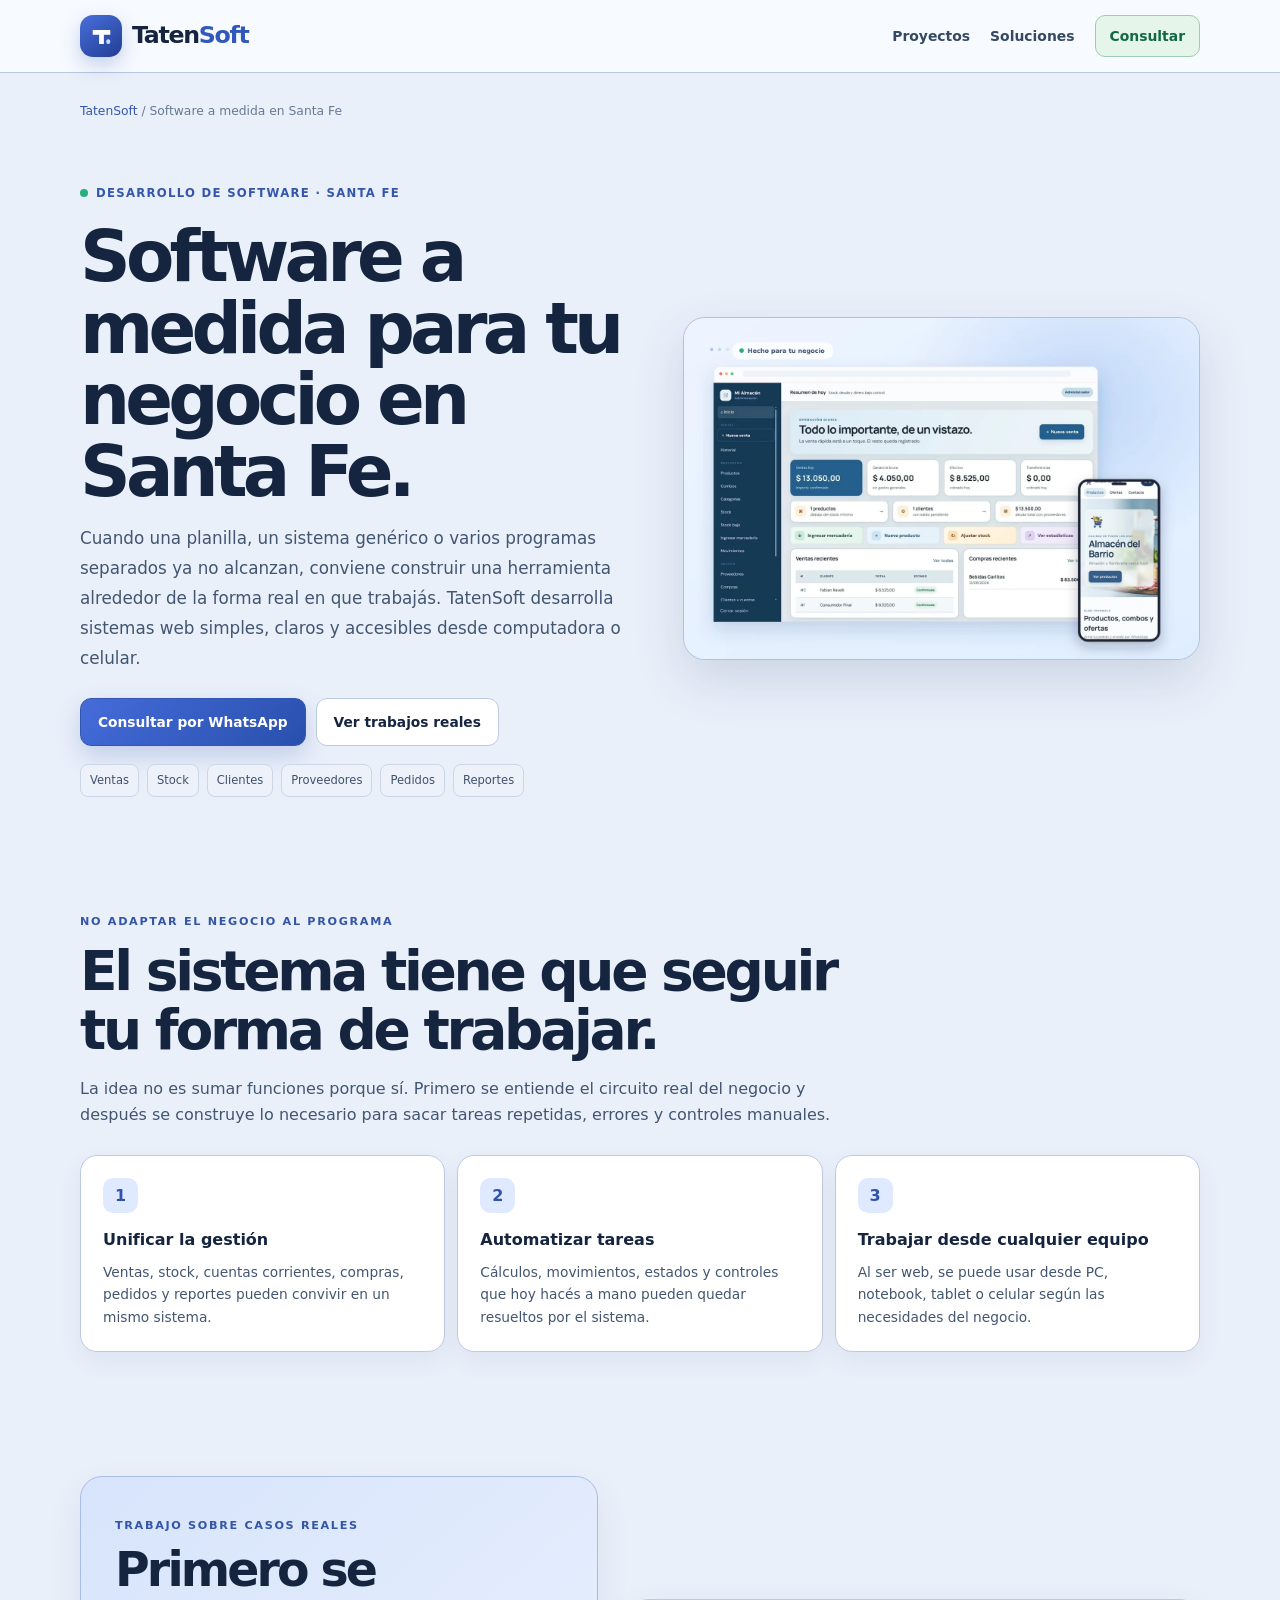
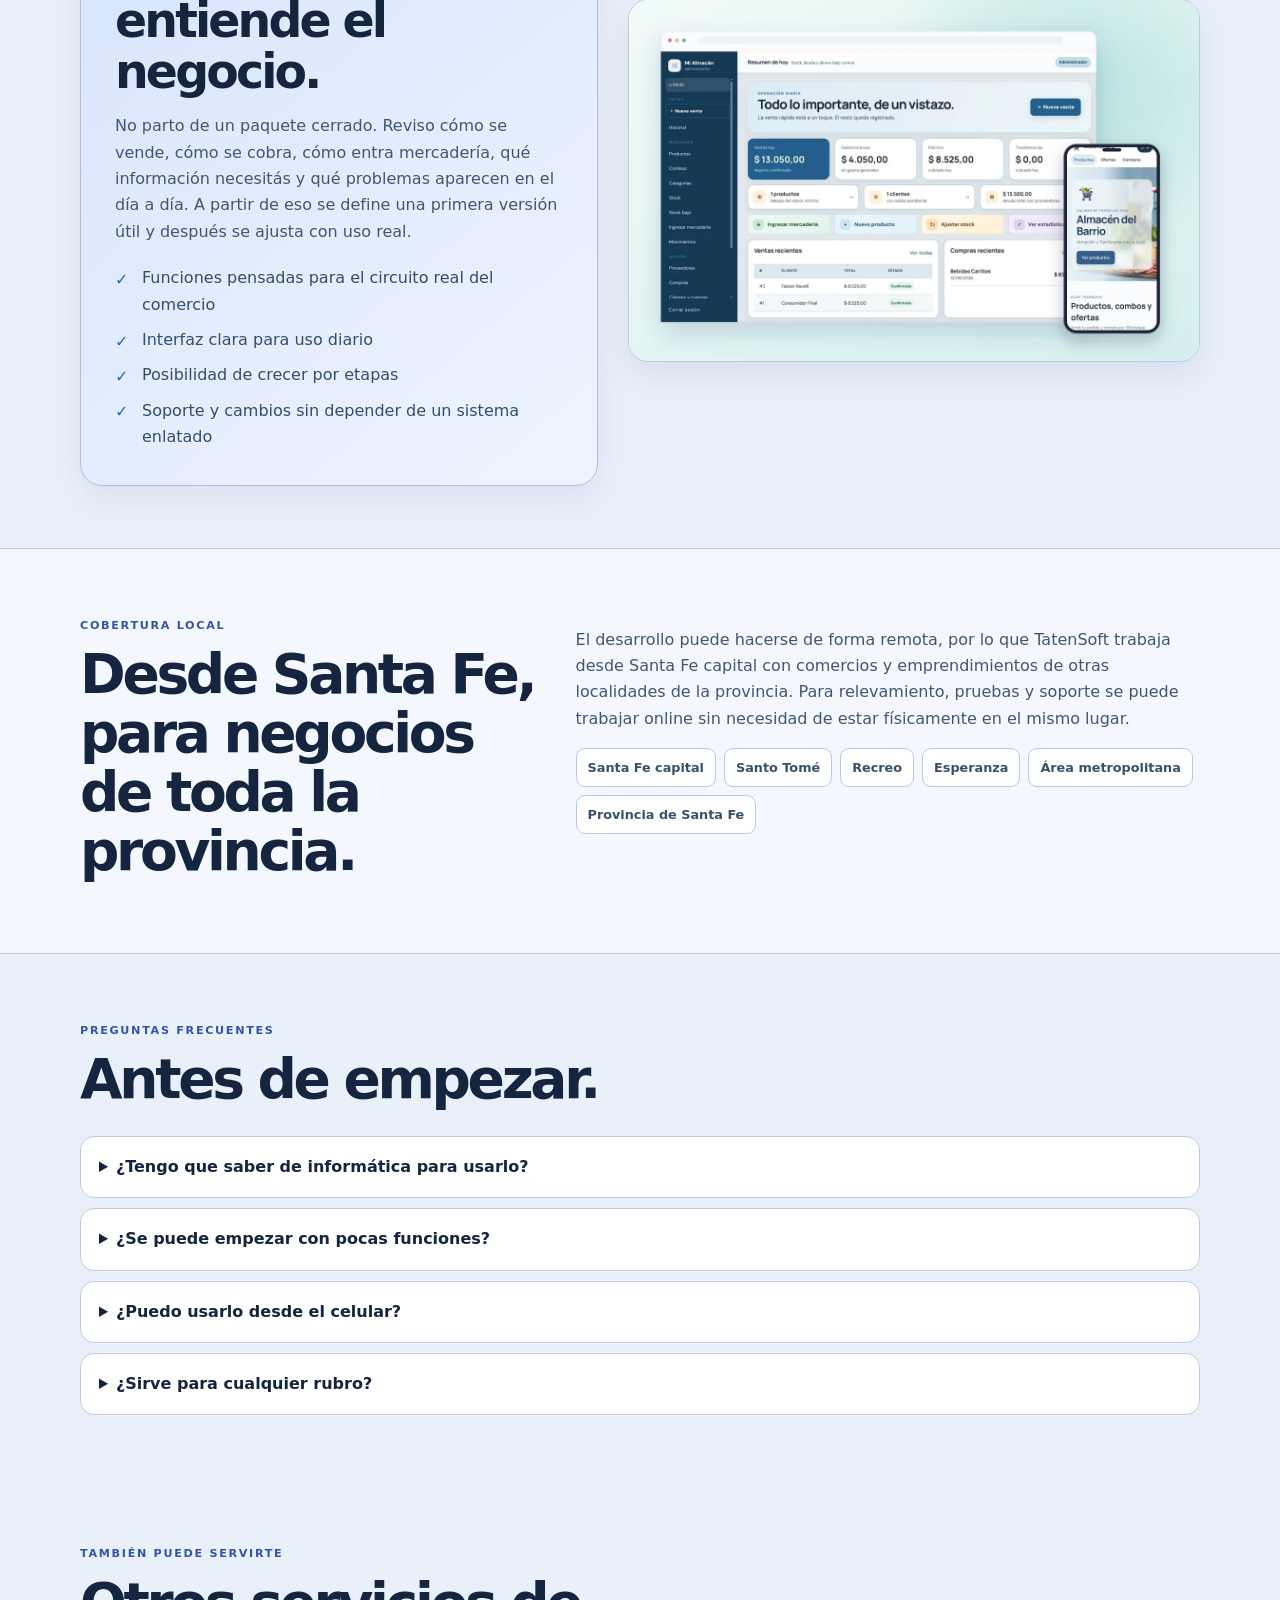
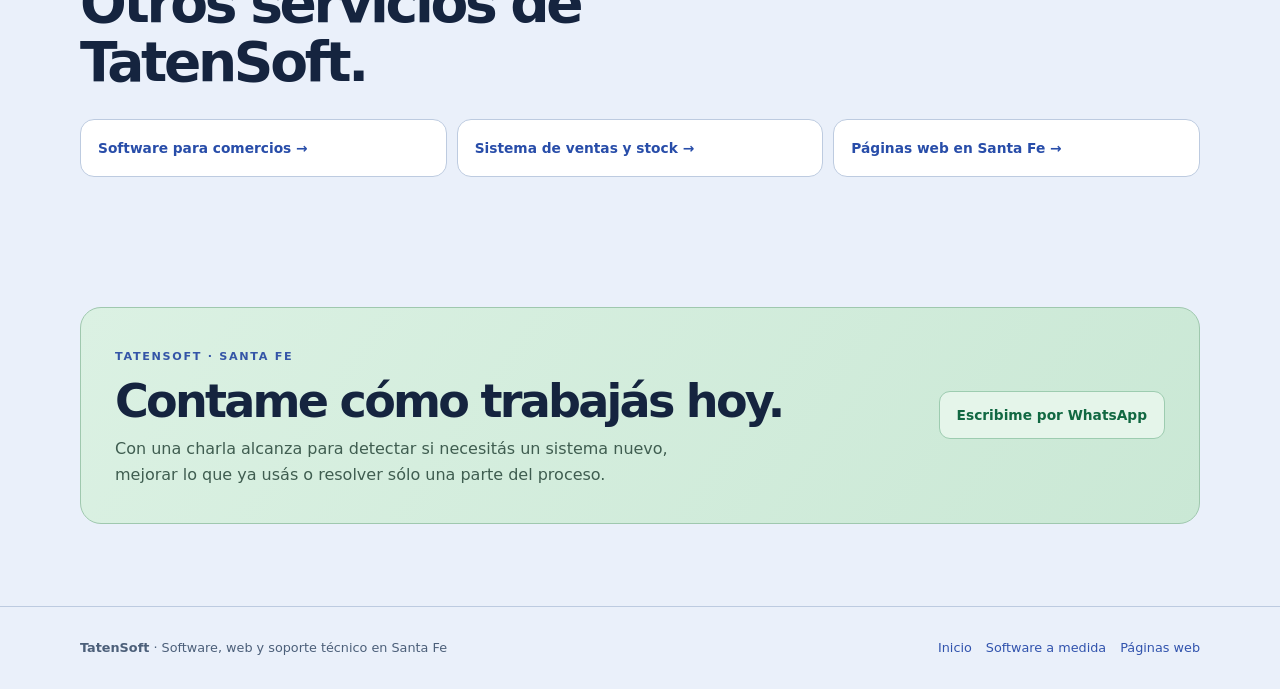
<file: software-a-medida-santa-fe/index.html>
<!doctype html>
<html lang="es-AR">
<head>
  <meta charset="utf-8">
  <meta name="viewport" content="width=device-width,initial-scale=1">
  <title>Software a medida en Santa Fe | TatenSoft</title>
  <meta name="description" content="Desarrollo de software a medida en Santa Fe para comercios y emprendimientos. Sistemas de ventas, stock, pedidos, clientes y gestión adaptados a tu negocio.">
  <meta name="robots" content="index, follow, max-image-preview:large">
  <meta name="theme-color" content="#eaf0fa">
  <link rel="canonical" href="https://fabiantatengue.github.io/WebTatenSoft/software-a-medida-santa-fe/">
  <link rel="alternate" hreflang="es-AR" href="https://fabiantatengue.github.io/WebTatenSoft/software-a-medida-santa-fe/">
  <link rel="stylesheet" href="../assets/seo-local.css">
  <meta property="og:type" content="website">
  <meta property="og:locale" content="es_AR">
  <meta property="og:site_name" content="TatenSoft">
  <meta property="og:title" content="Software a medida en Santa Fe | TatenSoft">
  <meta property="og:description" content="Desarrollo de software a medida en Santa Fe para comercios y emprendimientos. Sistemas de ventas, stock, pedidos, clientes y gestión adaptados a tu negocio.">
  <meta property="og:url" content="https://fabiantatengue.github.io/WebTatenSoft/software-a-medida-santa-fe/">
  <meta property="og:image" content="https://fabiantatengue.github.io/WebTatenSoft/assets/presentacion-principal.webp">
  <meta property="og:image:alt" content="Sistemas desarrollados por TatenSoft funcionando en computadora y celular">
  <meta name="twitter:card" content="summary_large_image">
  <script type="application/ld+json">{"@context":"https://schema.org","@graph":[{"@type":"ProfessionalService","@id":"https://fabiantatengue.github.io/WebTatenSoft/#negocio","name":"TatenSoft","url":"https://fabiantatengue.github.io/WebTatenSoft/","telephone":"+5493425052154","address":{"@type":"PostalAddress","addressLocality":"Santa Fe","addressRegion":"Santa Fe","addressCountry":"AR"},"areaServed":[{"@type":"City","name":"Santa Fe"},{"@type":"State","name":"Santa Fe"},{"@type":"Country","name":"Argentina"}]},{"@type":"Service","@id":"https://fabiantatengue.github.io/WebTatenSoft/software-a-medida-santa-fe/#servicio","name":"Desarrollo de software a medida en Santa Fe","serviceType":"Desarrollo de software a medida","description":"Desarrollo de software a medida en Santa Fe para comercios y emprendimientos. Sistemas de ventas, stock, pedidos, clientes y gestión adaptados a tu negocio.","provider":{"@id":"https://fabiantatengue.github.io/WebTatenSoft/#negocio"},"areaServed":[{"@type":"City","name":"Santa Fe"},{"@type":"State","name":"Santa Fe"}],"url":"https://fabiantatengue.github.io/WebTatenSoft/software-a-medida-santa-fe/"},{"@type":"WebPage","@id":"https://fabiantatengue.github.io/WebTatenSoft/software-a-medida-santa-fe/#pagina","url":"https://fabiantatengue.github.io/WebTatenSoft/software-a-medida-santa-fe/","name":"Software a medida en Santa Fe | TatenSoft","description":"Desarrollo de software a medida en Santa Fe para comercios y emprendimientos. Sistemas de ventas, stock, pedidos, clientes y gestión adaptados a tu negocio.","inLanguage":"es-AR","about":{"@id":"https://fabiantatengue.github.io/WebTatenSoft/software-a-medida-santa-fe/#servicio"},"isPartOf":{"@id":"https://fabiantatengue.github.io/WebTatenSoft/#sitio"}},{"@type":"BreadcrumbList","itemListElement":[{"@type":"ListItem","position":1,"name":"TatenSoft","item":"https://fabiantatengue.github.io/WebTatenSoft/"},{"@type":"ListItem","position":2,"name":"Software a medida en Santa Fe","item":"https://fabiantatengue.github.io/WebTatenSoft/software-a-medida-santa-fe/"}]}]}</script>
</head>
<body>
  <header class="header">
    <div class="container header-inner">
      <a class="brand" href="../" aria-label="Inicio de TatenSoft"><span class="brand-icon" aria-hidden="true"><svg viewBox="0 0 40 40" fill="none"><path d="M7 10.5h26v7H23.5V31h-7V17.5H7v-7Z" fill="white"/><rect x="27" y="24" width="6" height="7" rx="3" fill="#C8DEFF"/></svg></span><span>Taten<strong>Soft</strong></span></a>
      <nav class="nav" aria-label="Navegación"><a href="../#proyectos">Proyectos</a><a href="../#soluciones">Soluciones</a><a class="nav-cta" href="https://wa.me/5493425052154?text=Hola%20TatenSoft%2C%20quiero%20consultar%20por%20un%20software%20a%20medida%20para%20mi%20negocio." target="_blank" rel="noopener">Consultar</a></nav>
    </div>
  </header>
  <main>
    <div class="container breadcrumb"><a href="../">TatenSoft</a> / Software a medida en Santa Fe</div>
    <section class="hero">
      <div class="container hero-grid">
        <div>
          <span class="eyebrow">Desarrollo de software · Santa Fe</span>
          <h1>Software a medida para tu negocio en Santa Fe.</h1>
          <p class="lead">Cuando una planilla, un sistema genérico o varios programas separados ya no alcanzan, conviene construir una herramienta alrededor de la forma real en que trabajás. TatenSoft desarrolla sistemas web simples, claros y accesibles desde computadora o celular.</p>
          <div class="actions"><a class="button button-primary" href="https://wa.me/5493425052154?text=Hola%20TatenSoft%2C%20quiero%20consultar%20por%20un%20software%20a%20medida%20para%20mi%20negocio." target="_blank" rel="noopener">Consultar por WhatsApp</a><a class="button" href="../#proyectos">Ver trabajos reales</a></div>
          <div class="trust"><span>Ventas</span><span>Stock</span><span>Clientes</span><span>Proveedores</span><span>Pedidos</span><span>Reportes</span></div>
        </div>
        <div class="hero-card"><img src="../assets/presentacion-principal.webp" width="1200" height="760" fetchpriority="high" decoding="async" alt="Sistemas desarrollados por TatenSoft funcionando en computadora y celular"></div>
      </div>
    </section>

    <section>
      <div class="container">
        <div class="section-head"><span class="kicker">No adaptar el negocio al programa</span><h2>El sistema tiene que seguir tu forma de trabajar.</h2><p>La idea no es sumar funciones porque sí. Primero se entiende el circuito real del negocio y después se construye lo necesario para sacar tareas repetidas, errores y controles manuales.</p></div>
        <div class="grid-3"><article class="card"><b>1</b><h3>Unificar la gestión</h3><p>Ventas, stock, cuentas corrientes, compras, pedidos y reportes pueden convivir en un mismo sistema.</p></article><article class="card"><b>2</b><h3>Automatizar tareas</h3><p>Cálculos, movimientos, estados y controles que hoy hacés a mano pueden quedar resueltos por el sistema.</p></article><article class="card"><b>3</b><h3>Trabajar desde cualquier equipo</h3><p>Al ser web, se puede usar desde PC, notebook, tablet o celular según las necesidades del negocio.</p></article></div>
      </div>
    </section>

    <section>
      <div class="container split">
        <div class="panel">
          <span class="kicker">Trabajo sobre casos reales</span>
          <h2>Primero se entiende el negocio.</h2>
          <div class="copy"><p>No parto de un paquete cerrado. Reviso cómo se vende, cómo se cobra, cómo entra mercadería, qué información necesitás y qué problemas aparecen en el día a día. A partir de eso se define una primera versión útil y después se ajusta con uso real.</p></div>
          <ul class="checks"><li>Funciones pensadas para el circuito real del comercio</li><li>Interfaz clara para uso diario</li><li>Posibilidad de crecer por etapas</li><li>Soporte y cambios sin depender de un sistema enlatado</li></ul>
        </div>
        <div class="project-image"><img src="../assets/presentacion-almacen.webp" width="1200" height="760" loading="lazy" decoding="async" alt="WebAlmacén, sistema de ventas y gestión desarrollado por TatenSoft"></div>
      </div>
    </section>

    <section class="area">
      <div class="container area-grid">
        <div><span class="kicker">Cobertura local</span><h2>Desde Santa Fe, para negocios de toda la provincia.</h2></div>
        <div class="copy"><p>El desarrollo puede hacerse de forma remota, por lo que TatenSoft trabaja desde Santa Fe capital con comercios y emprendimientos de otras localidades de la provincia. Para relevamiento, pruebas y soporte se puede trabajar online sin necesidad de estar físicamente en el mismo lugar.</p><div class="area-list"><span>Santa Fe capital</span><span>Santo Tomé</span><span>Recreo</span><span>Esperanza</span><span>Área metropolitana</span><span>Provincia de Santa Fe</span></div></div>
      </div>
    </section>

    <section>
      <div class="container">
        <div class="section-head"><span class="kicker">Preguntas frecuentes</span><h2>Antes de empezar.</h2></div>
        <div class="faq"><details><summary>¿Tengo que saber de informática para usarlo?</summary><p>No. El objetivo es que el sistema sea más simple que el método que reemplaza. La interfaz se diseña pensando en quien lo va a usar todos los días.</p></details><details><summary>¿Se puede empezar con pocas funciones?</summary><p>Sí. Muchas veces conviene arrancar por el problema principal y sumar módulos cuando el flujo ya está probado.</p></details><details><summary>¿Puedo usarlo desde el celular?</summary><p>Sí, siempre que el tipo de tarea tenga sentido en pantalla chica. El diseño se prepara para computadora y celular.</p></details><details><summary>¿Sirve para cualquier rubro?</summary><p>Puede adaptarse a muchos comercios y emprendimientos, pero antes de presupuestar hay que entender el proceso y verificar que una solución a medida tenga sentido.</p></details></div>
      </div>
    </section>

    <section>
      <div class="container">
        <div class="section-head"><span class="kicker">También puede servirte</span><h2>Otros servicios de TatenSoft.</h2></div>
        <div class="related"><a href="../software-para-comercios-santa-fe/">Software para comercios →</a><a href="../sistema-ventas-stock-santa-fe/">Sistema de ventas y stock →</a><a href="../paginas-web-santa-fe/">Páginas web en Santa Fe →</a></div>
      </div>
    </section>

    <section class="contact">
      <div class="container contact-box">
        <div><span class="kicker">TatenSoft · Santa Fe</span><h2>Contame cómo trabajás hoy.</h2><p>Con una charla alcanza para detectar si necesitás un sistema nuevo, mejorar lo que ya usás o resolver sólo una parte del proceso.</p></div>
        <a class="button button-whatsapp" href="https://wa.me/5493425052154?text=Hola%20TatenSoft%2C%20quiero%20consultar%20por%20un%20software%20a%20medida%20para%20mi%20negocio." target="_blank" rel="noopener">Escribime por WhatsApp</a>
      </div>
    </section>
  </main>
  <footer><div class="container footer-inner"><span><strong>TatenSoft</strong> · Software, web y soporte técnico en Santa Fe</span><div class="footer-links"><a href="../">Inicio</a><a href="../software-a-medida-santa-fe/">Software a medida</a><a href="../paginas-web-santa-fe/">Páginas web</a></div></div></footer>
</body>
</html>
</file>
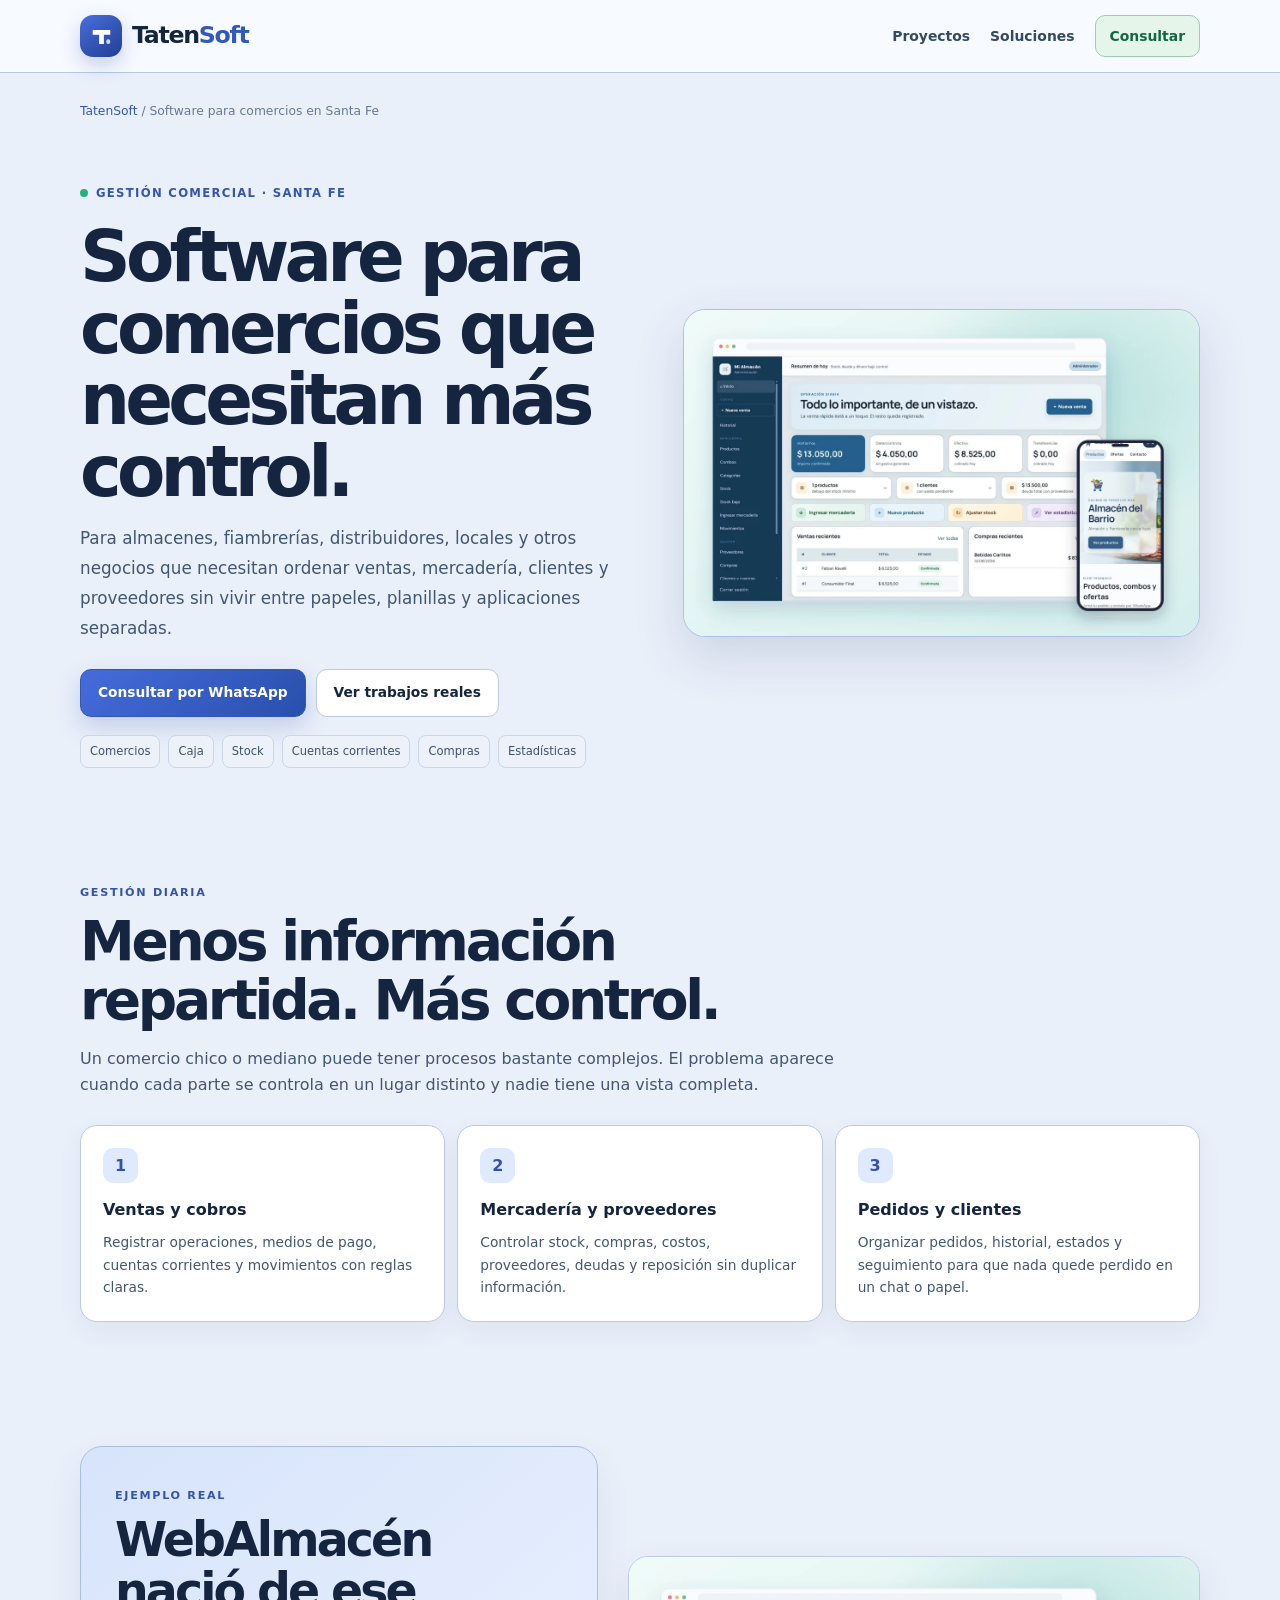
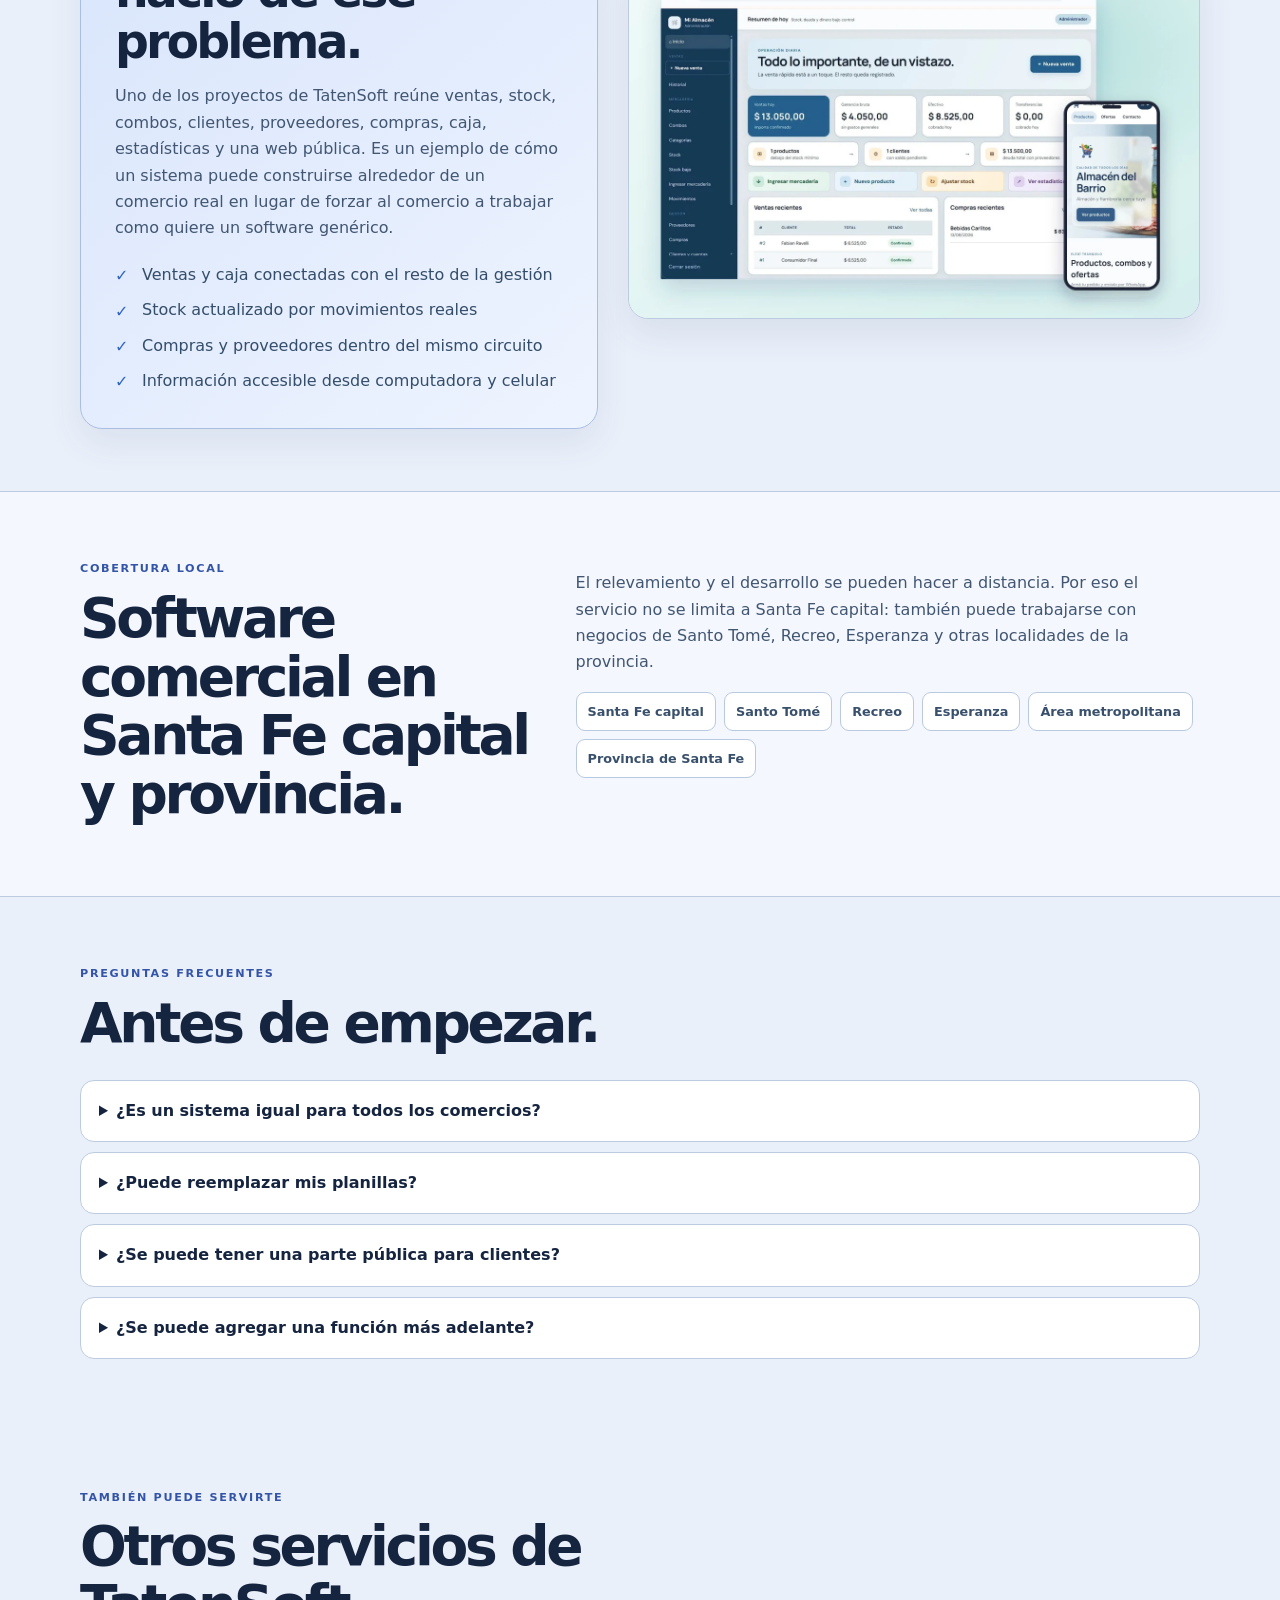
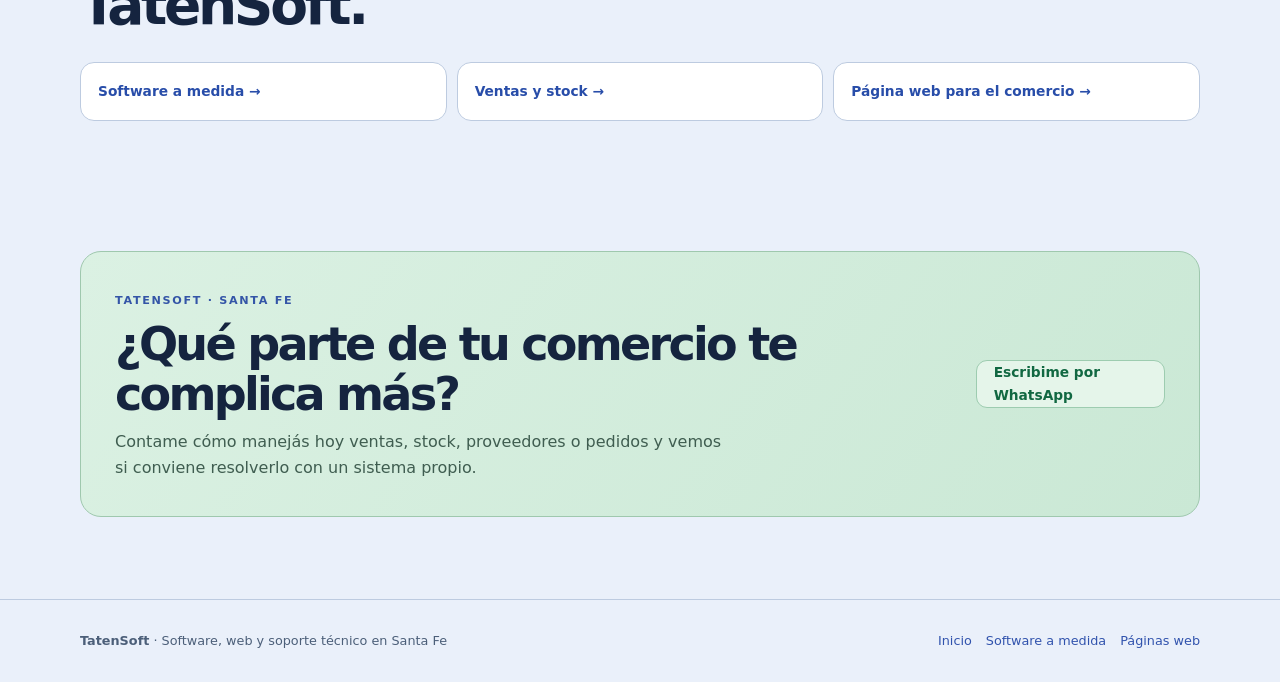
<file: software-para-comercios-santa-fe/index.html>
<!doctype html>
<html lang="es-AR">
<head>
  <meta charset="utf-8">
  <meta name="viewport" content="width=device-width,initial-scale=1">
  <title>Software para comercios en Santa Fe | TatenSoft</title>
  <meta name="description" content="Software para comercios en Santa Fe: ventas, stock, proveedores, clientes, cuentas corrientes, pedidos y reportes en sistemas simples y hechos a medida.">
  <meta name="robots" content="index, follow, max-image-preview:large">
  <meta name="theme-color" content="#eaf0fa">
  <link rel="canonical" href="https://fabiantatengue.github.io/WebTatenSoft/software-para-comercios-santa-fe/">
  <link rel="alternate" hreflang="es-AR" href="https://fabiantatengue.github.io/WebTatenSoft/software-para-comercios-santa-fe/">
  <link rel="stylesheet" href="../assets/seo-local.css">
  <meta property="og:type" content="website">
  <meta property="og:locale" content="es_AR">
  <meta property="og:site_name" content="TatenSoft">
  <meta property="og:title" content="Software para comercios en Santa Fe | TatenSoft">
  <meta property="og:description" content="Software para comercios en Santa Fe: ventas, stock, proveedores, clientes, cuentas corrientes, pedidos y reportes en sistemas simples y hechos a medida.">
  <meta property="og:url" content="https://fabiantatengue.github.io/WebTatenSoft/software-para-comercios-santa-fe/">
  <meta property="og:image" content="https://fabiantatengue.github.io/WebTatenSoft/assets/presentacion-almacen.webp">
  <meta property="og:image:alt" content="Software para comercios de TatenSoft en computadora y celular">
  <meta name="twitter:card" content="summary_large_image">
  <script type="application/ld+json">{"@context":"https://schema.org","@graph":[{"@type":"ProfessionalService","@id":"https://fabiantatengue.github.io/WebTatenSoft/#negocio","name":"TatenSoft","url":"https://fabiantatengue.github.io/WebTatenSoft/","telephone":"+5493425052154","address":{"@type":"PostalAddress","addressLocality":"Santa Fe","addressRegion":"Santa Fe","addressCountry":"AR"},"areaServed":[{"@type":"City","name":"Santa Fe"},{"@type":"State","name":"Santa Fe"},{"@type":"Country","name":"Argentina"}]},{"@type":"Service","@id":"https://fabiantatengue.github.io/WebTatenSoft/software-para-comercios-santa-fe/#servicio","name":"Software de gestión para comercios en Santa Fe","serviceType":"Software para comercios","description":"Software para comercios en Santa Fe: ventas, stock, proveedores, clientes, cuentas corrientes, pedidos y reportes en sistemas simples y hechos a medida.","provider":{"@id":"https://fabiantatengue.github.io/WebTatenSoft/#negocio"},"areaServed":[{"@type":"City","name":"Santa Fe"},{"@type":"State","name":"Santa Fe"}],"url":"https://fabiantatengue.github.io/WebTatenSoft/software-para-comercios-santa-fe/"},{"@type":"WebPage","@id":"https://fabiantatengue.github.io/WebTatenSoft/software-para-comercios-santa-fe/#pagina","url":"https://fabiantatengue.github.io/WebTatenSoft/software-para-comercios-santa-fe/","name":"Software para comercios en Santa Fe | TatenSoft","description":"Software para comercios en Santa Fe: ventas, stock, proveedores, clientes, cuentas corrientes, pedidos y reportes en sistemas simples y hechos a medida.","inLanguage":"es-AR","about":{"@id":"https://fabiantatengue.github.io/WebTatenSoft/software-para-comercios-santa-fe/#servicio"},"isPartOf":{"@id":"https://fabiantatengue.github.io/WebTatenSoft/#sitio"}},{"@type":"BreadcrumbList","itemListElement":[{"@type":"ListItem","position":1,"name":"TatenSoft","item":"https://fabiantatengue.github.io/WebTatenSoft/"},{"@type":"ListItem","position":2,"name":"Software para comercios en Santa Fe","item":"https://fabiantatengue.github.io/WebTatenSoft/software-para-comercios-santa-fe/"}]}]}</script>
</head>
<body>
  <header class="header">
    <div class="container header-inner">
      <a class="brand" href="../" aria-label="Inicio de TatenSoft"><span class="brand-icon" aria-hidden="true"><svg viewBox="0 0 40 40" fill="none"><path d="M7 10.5h26v7H23.5V31h-7V17.5H7v-7Z" fill="white"/><rect x="27" y="24" width="6" height="7" rx="3" fill="#C8DEFF"/></svg></span><span>Taten<strong>Soft</strong></span></a>
      <nav class="nav" aria-label="Navegación"><a href="../#proyectos">Proyectos</a><a href="../#soluciones">Soluciones</a><a class="nav-cta" href="https://wa.me/5493425052154?text=Hola%20TatenSoft%2C%20quiero%20consultar%20por%20un%20sistema%20para%20mi%20comercio." target="_blank" rel="noopener">Consultar</a></nav>
    </div>
  </header>
  <main>
    <div class="container breadcrumb"><a href="../">TatenSoft</a> / Software para comercios en Santa Fe</div>
    <section class="hero">
      <div class="container hero-grid">
        <div>
          <span class="eyebrow">Gestión comercial · Santa Fe</span>
          <h1>Software para comercios que necesitan más control.</h1>
          <p class="lead">Para almacenes, fiambrerías, distribuidores, locales y otros negocios que necesitan ordenar ventas, mercadería, clientes y proveedores sin vivir entre papeles, planillas y aplicaciones separadas.</p>
          <div class="actions"><a class="button button-primary" href="https://wa.me/5493425052154?text=Hola%20TatenSoft%2C%20quiero%20consultar%20por%20un%20sistema%20para%20mi%20comercio." target="_blank" rel="noopener">Consultar por WhatsApp</a><a class="button" href="../#proyectos">Ver trabajos reales</a></div>
          <div class="trust"><span>Comercios</span><span>Caja</span><span>Stock</span><span>Cuentas corrientes</span><span>Compras</span><span>Estadísticas</span></div>
        </div>
        <div class="hero-card"><img src="../assets/presentacion-almacen.webp" width="1200" height="760" fetchpriority="high" decoding="async" alt="Software para comercios de TatenSoft en computadora y celular"></div>
      </div>
    </section>

    <section>
      <div class="container">
        <div class="section-head"><span class="kicker">Gestión diaria</span><h2>Menos información repartida. Más control.</h2><p>Un comercio chico o mediano puede tener procesos bastante complejos. El problema aparece cuando cada parte se controla en un lugar distinto y nadie tiene una vista completa.</p></div>
        <div class="grid-3"><article class="card"><b>1</b><h3>Ventas y cobros</h3><p>Registrar operaciones, medios de pago, cuentas corrientes y movimientos con reglas claras.</p></article><article class="card"><b>2</b><h3>Mercadería y proveedores</h3><p>Controlar stock, compras, costos, proveedores, deudas y reposición sin duplicar información.</p></article><article class="card"><b>3</b><h3>Pedidos y clientes</h3><p>Organizar pedidos, historial, estados y seguimiento para que nada quede perdido en un chat o papel.</p></article></div>
      </div>
    </section>

    <section>
      <div class="container split">
        <div class="panel">
          <span class="kicker">Ejemplo real</span>
          <h2>WebAlmacén nació de ese problema.</h2>
          <div class="copy"><p>Uno de los proyectos de TatenSoft reúne ventas, stock, combos, clientes, proveedores, compras, caja, estadísticas y una web pública. Es un ejemplo de cómo un sistema puede construirse alrededor de un comercio real en lugar de forzar al comercio a trabajar como quiere un software genérico.</p></div>
          <ul class="checks"><li>Ventas y caja conectadas con el resto de la gestión</li><li>Stock actualizado por movimientos reales</li><li>Compras y proveedores dentro del mismo circuito</li><li>Información accesible desde computadora y celular</li></ul>
        </div>
        <div class="project-image"><img src="../assets/presentacion-almacen.webp" width="1200" height="760" loading="lazy" decoding="async" alt="Panel y tienda online del proyecto WebAlmacén"></div>
      </div>
    </section>

    <section class="area">
      <div class="container area-grid">
        <div><span class="kicker">Cobertura local</span><h2>Software comercial en Santa Fe capital y provincia.</h2></div>
        <div class="copy"><p>El relevamiento y el desarrollo se pueden hacer a distancia. Por eso el servicio no se limita a Santa Fe capital: también puede trabajarse con negocios de Santo Tomé, Recreo, Esperanza y otras localidades de la provincia.</p><div class="area-list"><span>Santa Fe capital</span><span>Santo Tomé</span><span>Recreo</span><span>Esperanza</span><span>Área metropolitana</span><span>Provincia de Santa Fe</span></div></div>
      </div>
    </section>

    <section>
      <div class="container">
        <div class="section-head"><span class="kicker">Preguntas frecuentes</span><h2>Antes de empezar.</h2></div>
        <div class="faq"><details><summary>¿Es un sistema igual para todos los comercios?</summary><p>No necesariamente. Hay funciones comunes, pero caja, stock, cuentas corrientes, compras o pedidos pueden funcionar distinto según el negocio.</p></details><details><summary>¿Puede reemplazar mis planillas?</summary><p>En muchos casos sí, pero primero hay que revisar qué datos contienen y qué procesos dependen de ellas.</p></details><details><summary>¿Se puede tener una parte pública para clientes?</summary><p>Sí. Un catálogo o una web de pedidos puede conectarse con la gestión interna cuando el proyecto lo requiere.</p></details><details><summary>¿Se puede agregar una función más adelante?</summary><p>Sí. La arquitectura se plantea para poder crecer sin rehacer todo el sistema cada vez.</p></details></div>
      </div>
    </section>

    <section>
      <div class="container">
        <div class="section-head"><span class="kicker">También puede servirte</span><h2>Otros servicios de TatenSoft.</h2></div>
        <div class="related"><a href="../software-a-medida-santa-fe/">Software a medida →</a><a href="../sistema-ventas-stock-santa-fe/">Ventas y stock →</a><a href="../paginas-web-santa-fe/">Página web para el comercio →</a></div>
      </div>
    </section>

    <section class="contact">
      <div class="container contact-box">
        <div><span class="kicker">TatenSoft · Santa Fe</span><h2>¿Qué parte de tu comercio te complica más?</h2><p>Contame cómo manejás hoy ventas, stock, proveedores o pedidos y vemos si conviene resolverlo con un sistema propio.</p></div>
        <a class="button button-whatsapp" href="https://wa.me/5493425052154?text=Hola%20TatenSoft%2C%20quiero%20consultar%20por%20un%20sistema%20para%20mi%20comercio." target="_blank" rel="noopener">Escribime por WhatsApp</a>
      </div>
    </section>
  </main>
  <footer><div class="container footer-inner"><span><strong>TatenSoft</strong> · Software, web y soporte técnico en Santa Fe</span><div class="footer-links"><a href="../">Inicio</a><a href="../software-a-medida-santa-fe/">Software a medida</a><a href="../paginas-web-santa-fe/">Páginas web</a></div></div></footer>
</body>
</html>
</file>
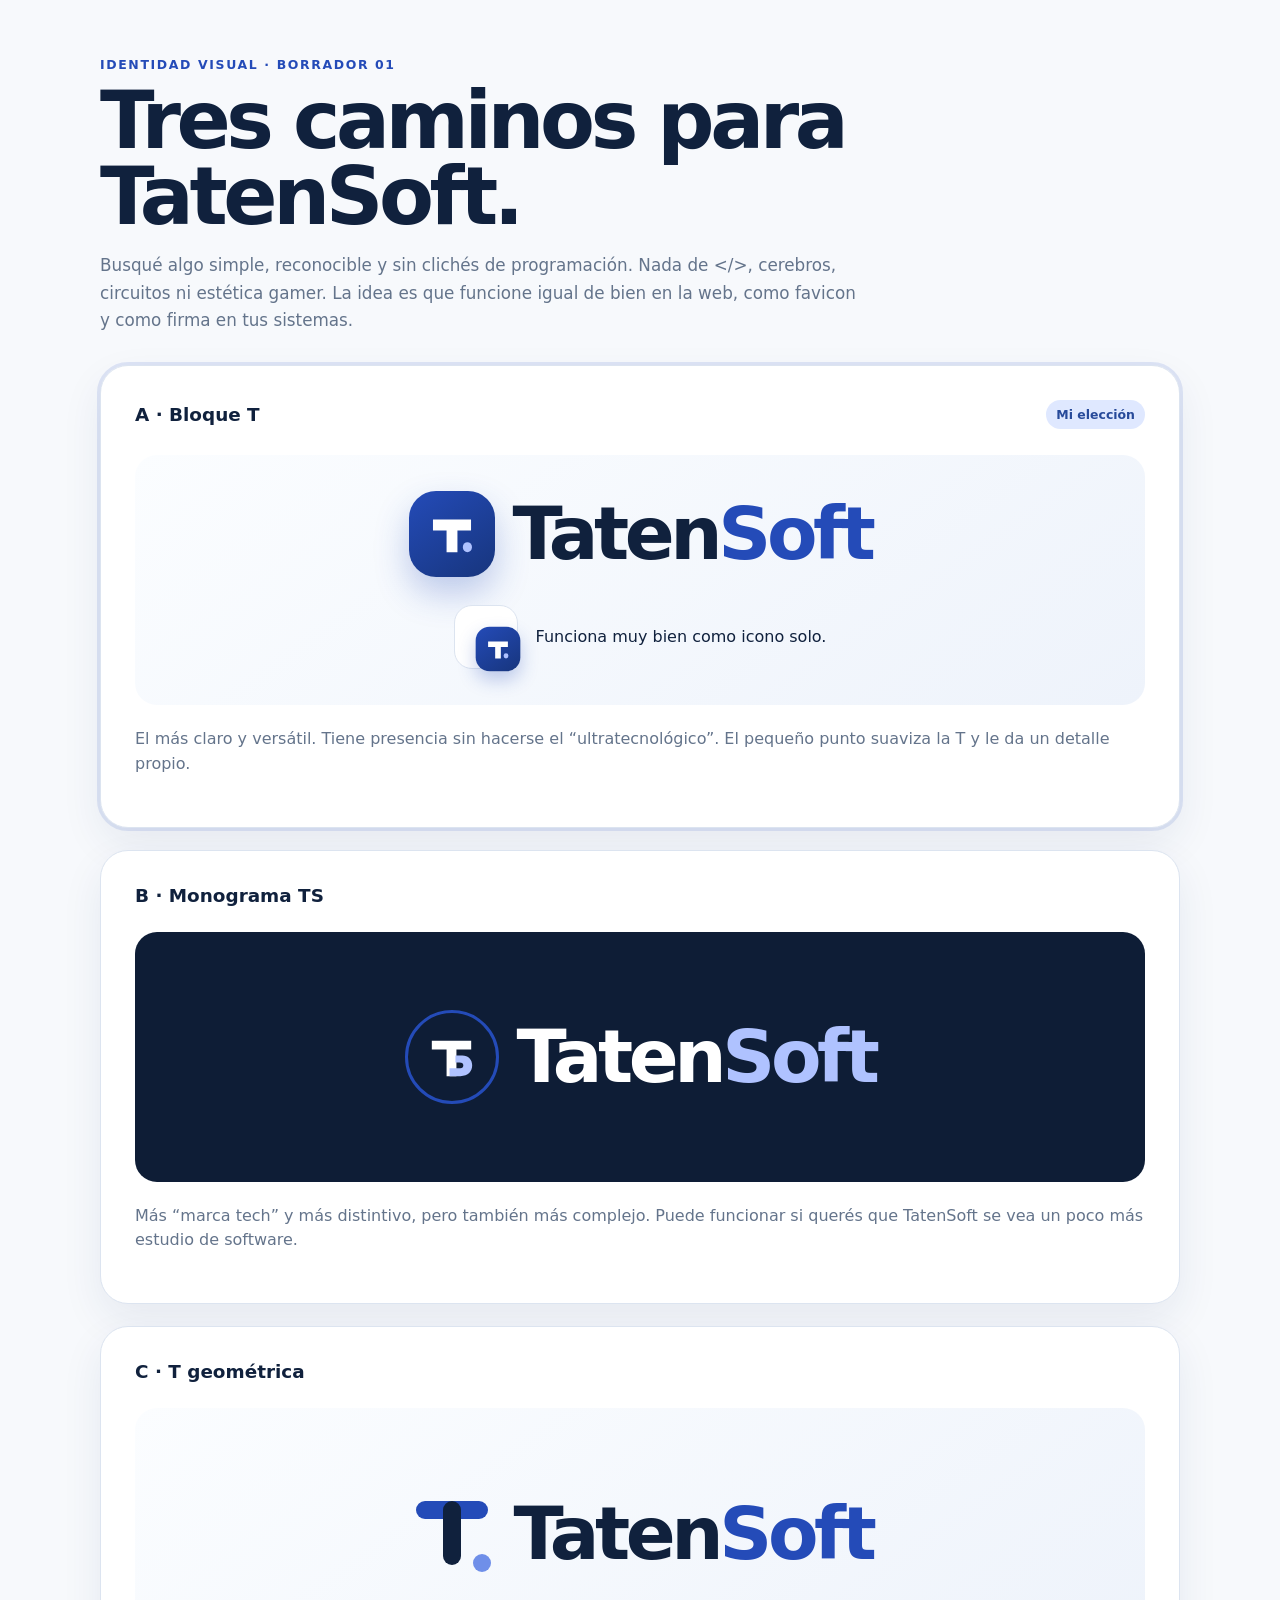
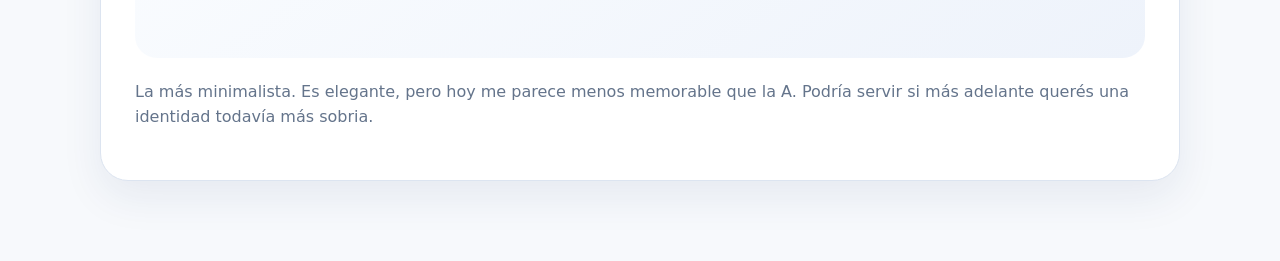
<file: logos.html>
<!doctype html>
<html lang="es">
<head>
  <meta charset="utf-8" />
  <meta name="viewport" content="width=device-width, initial-scale=1" />
  <title>TatenSoft · Conceptos de logo</title>
  <meta name="robots" content="noindex, nofollow">
  <style>
    :root{--bg:#f7f9fc;--ink:#10213d;--muted:#64748b;--brand:#244bb8;--brand2:#6f8fe9;--soft:#dfe8ff;--line:#dce4f0}
    *{box-sizing:border-box} body{margin:0;font-family:Inter,ui-sans-serif,system-ui,-apple-system,BlinkMacSystemFont,"Segoe UI",sans-serif;background:var(--bg);color:var(--ink)}
    .wrap{width:min(1080px,calc(100% - 28px));margin:auto;padding:54px 0 80px}.top{margin-bottom:30px}.eyebrow{color:var(--brand);font-weight:800;text-transform:uppercase;letter-spacing:.13em;font-size:.78rem}.top h1{font-size:clamp(2.6rem,7vw,5rem);letter-spacing:-.055em;line-height:.95;margin:10px 0 14px}.top p{color:var(--muted);max-width:760px;font-size:1.05rem;line-height:1.65}
    .grid{display:grid;gap:22px}.card{background:white;border:1px solid var(--line);border-radius:28px;padding:34px;box-shadow:0 16px 42px rgba(31,54,105,.08)}.card.best{outline:3px solid rgba(36,75,184,.12)}
    .label{display:flex;justify-content:space-between;align-items:center;gap:12px;margin-bottom:26px}.label strong{font-size:1.15rem}.pick{background:var(--soft);color:#274a9a;padding:7px 10px;border-radius:999px;font-size:.78rem;font-weight:800}.stage{min-height:250px;border-radius:22px;background:linear-gradient(145deg,#fbfdff,#eef3fb);display:grid;place-items:center;padding:28px;overflow:hidden}.stage.dark{background:#0e1d36}.lockup{display:flex;align-items:center;gap:18px}.word{font-size:clamp(2.2rem,7vw,4.6rem);font-weight:850;letter-spacing:-.06em;white-space:nowrap}.word b{color:var(--brand)}.dark .word{color:white}.dark .word b{color:#afc2ff}.sub{margin-top:22px;color:var(--muted);line-height:1.55}.mark-a{width:86px;height:86px;border-radius:27px;background:linear-gradient(145deg,#244bb8,#17357d);display:grid;place-items:center;box-shadow:0 16px 34px rgba(36,75,184,.28);flex:0 0 auto}.mark-a svg{width:58px;height:58px}.mark-b{width:94px;height:94px;border:3px solid #244bb8;border-radius:50%;display:grid;place-items:center;flex:0 0 auto}.mark-b svg{width:63px;height:63px}.mark-c{width:88px;height:88px;position:relative;flex:0 0 auto}.mark-c:before{content:"";position:absolute;left:8px;top:12px;width:72px;height:18px;border-radius:9px;background:#244bb8}.mark-c:after{content:"";position:absolute;left:35px;top:12px;width:18px;height:64px;border-radius:9px;background:#10213d}.dot{position:absolute;width:18px;height:18px;background:#6f8fe9;border-radius:50%;right:5px;bottom:5px}.mini{display:flex;gap:18px;align-items:center;justify-content:center;margin-top:28px;flex-wrap:wrap}.mini-box{width:64px;height:64px;border-radius:18px;background:white;border:1px solid var(--line);display:grid;place-items:center}.mini-box.darkbox{background:#0e1d36}.mini .mark-a,.mini .mark-b,.mini .mark-c{transform:scale(.52)}
    @media(max-width:650px){.wrap{padding-top:34px}.card{padding:22px}.stage{min-height:220px;padding:18px}.lockup{gap:12px}.mark-a,.mark-b,.mark-c{transform:scale(.8);margin:-8px}.word{font-size:2.35rem}}
  </style>
</head>
<body>
  <main class="wrap">
    <div class="top">
      <span class="eyebrow">Identidad visual · borrador 01</span>
      <h1>Tres caminos para TatenSoft.</h1>
      <p>Busqué algo simple, reconocible y sin clichés de programación. Nada de &lt;/&gt;, cerebros, circuitos ni estética gamer. La idea es que funcione igual de bien en la web, como favicon y como firma en tus sistemas.</p>
    </div>

    <section class="grid">
      <article class="card best">
        <div class="label"><strong>A · Bloque T</strong><span class="pick">Mi elección</span></div>
        <div class="stage">
          <div>
            <div class="lockup">
              <span class="mark-a" aria-hidden="true">
                <svg viewBox="0 0 64 64" fill="none"><path d="M11 16h42v12H38v24H26V28H11V16Z" fill="white"/><rect x="44" y="41" width="10" height="11" rx="5" fill="#AFC2FF"/></svg>
              </span>
              <span class="word">Taten<b>Soft</b></span>
            </div>
            <div class="mini"><div class="mini-box"><span class="mark-a"><svg viewBox="0 0 64 64" fill="none"><path d="M11 16h42v12H38v24H26V28H11V16Z" fill="white"/><rect x="44" y="41" width="10" height="11" rx="5" fill="#AFC2FF"/></svg></span></div><span>Funciona muy bien como icono solo.</span></div>
          </div>
        </div>
        <p class="sub">El más claro y versátil. Tiene presencia sin hacerse el “ultratecnológico”. El pequeño punto suaviza la T y le da un detalle propio.</p>
      </article>

      <article class="card">
        <div class="label"><strong>B · Monograma TS</strong><span></span></div>
        <div class="stage dark">
          <div>
            <div class="lockup">
              <span class="mark-b" aria-hidden="true">
                <svg viewBox="0 0 64 64" fill="none"><path d="M12 16h40v9H37v27H27V25H12v-9Z" fill="#fff"/><path d="M43 31c6 0 10 4 10 10S49 52 41 52H30v-8h11c2 0 3-1 3-3s-1-3-4-3h-4v-7h7Z" fill="#AFC2FF"/></svg>
              </span>
              <span class="word">Taten<b>Soft</b></span>
            </div>
          </div>
        </div>
        <p class="sub">Más “marca tech” y más distintivo, pero también más complejo. Puede funcionar si querés que TatenSoft se vea un poco más estudio de software.</p>
      </article>

      <article class="card">
        <div class="label"><strong>C · T geométrica</strong><span></span></div>
        <div class="stage">
          <div class="lockup">
            <span class="mark-c" aria-hidden="true"><i class="dot"></i></span>
            <span class="word">Taten<b>Soft</b></span>
          </div>
        </div>
        <p class="sub">La más minimalista. Es elegante, pero hoy me parece menos memorable que la A. Podría servir si más adelante querés una identidad todavía más sobria.</p>
      </article>
    </section>
  </main>
</body>
</html>
</file>
<file: assets/seo-local.css>
:root{
  color-scheme:light;
  --bg:#eaf0fa;
  --paper:#fff;
  --ink:#15243f;
  --muted:#425672;
  --blue:#3158bc;
  --blue-dark:#234393;
  --line:#bdcbe0;
  --soft:#dfe9ff;
  --green:#116842;
  --green-bg:#e5f5ea;
  --radius:22px;
}
*{box-sizing:border-box}
html{scroll-behavior:smooth}
body{margin:0;background:var(--bg);color:var(--ink);font-family:Inter,ui-sans-serif,system-ui,-apple-system,BlinkMacSystemFont,"Segoe UI",sans-serif;line-height:1.65;-webkit-font-smoothing:antialiased}
a{color:inherit;text-decoration:none}
img{display:block;max-width:100%;height:auto}
.container{width:min(1120px,calc(100% - 42px));margin-inline:auto}
.header{position:sticky;top:0;z-index:20;border-bottom:1px solid rgba(181,197,220,.95);background:rgba(247,250,255,.96);backdrop-filter:blur(14px)}
.header-inner{display:flex;min-height:72px;align-items:center;justify-content:space-between;gap:18px}
.brand{display:inline-flex;align-items:center;gap:10px;font-size:1.48rem;font-weight:780;letter-spacing:-.055em}
.brand strong{color:var(--blue)}
.brand-icon{display:grid;width:42px;height:42px;place-items:center;border-radius:13px;background:linear-gradient(145deg,#486fdb,#223e94);box-shadow:0 8px 20px rgba(46,78,177,.25)}
.brand-icon svg{width:27px;height:27px}
.nav{display:flex;align-items:center;gap:20px;color:#354963;font-size:.87rem;font-weight:670}
.nav-cta{padding:9px 14px;border:1px solid #9dccb0;border-radius:10px;background:var(--green-bg);color:var(--green)}
.breadcrumb{padding-top:28px;color:#667994;font-size:.77rem}
.breadcrumb a{color:#3457ad}
.hero{padding:58px 0 48px}
.hero-grid{display:grid;grid-template-columns:1fr .92fr;align-items:center;gap:42px}
.eyebrow{display:inline-flex;align-items:center;gap:8px;color:#3457ad;font-size:.73rem;font-weight:780;letter-spacing:.11em;text-transform:uppercase}
.eyebrow:before{width:8px;height:8px;border-radius:50%;background:#28af7e;content:""}
h1{max-width:710px;margin:16px 0 15px;font-size:clamp(2.9rem,5.5vw,4.7rem);font-weight:750;letter-spacing:-.068em;line-height:1.02}
.lead{max-width:680px;margin:0;color:var(--muted);font-size:1.05rem;line-height:1.78}
.hero-card{overflow:hidden;border:1px solid #afc1e2;border-radius:22px;background:#dbe7fa;box-shadow:0 20px 50px rgba(41,66,115,.16)}
.hero-card img{width:100%}
.actions{display:flex;flex-wrap:wrap;gap:10px;margin-top:25px}
.button{display:inline-flex;min-height:48px;align-items:center;justify-content:center;padding:0 17px;border:1px solid var(--line);border-radius:11px;background:#fff;font-size:.86rem;font-weight:730}
.button-primary{border-color:#3356b2;background:linear-gradient(135deg,#456cda,#294fad);color:#fff;box-shadow:0 10px 24px rgba(48,82,171,.22)}
.button-whatsapp{border-color:#9dccb0;background:var(--green-bg);color:var(--green)}
.trust{display:flex;flex-wrap:wrap;gap:8px;margin-top:18px}
.trust span{padding:6px 9px;border:1px solid #cbd6e7;border-radius:8px;background:#edf2fa;color:#40516c;font-size:.72rem}
section{padding:62px 0}
.section-head{max-width:770px;margin-bottom:27px}
.kicker{color:#3455a7;font-size:.7rem;font-weight:790;letter-spacing:.15em;text-transform:uppercase}
h2{margin:8px 0 10px;font-size:clamp(2.15rem,4.3vw,3.55rem);font-weight:730;letter-spacing:-.06em;line-height:1.07}
.section-head p,.copy p{color:var(--muted)}
.grid-3{display:grid;grid-template-columns:repeat(3,1fr);gap:12px}
.card{padding:22px;border:1px solid var(--line);border-radius:17px;background:#fff;box-shadow:0 9px 23px rgba(45,68,107,.07)}
.card b{display:grid;width:35px;height:35px;place-items:center;margin-bottom:14px;border-radius:10px;background:var(--soft);color:#3153ad}
.card h3{margin:0 0 7px;font-size:1rem}
.card p{margin:0;color:var(--muted);font-size:.86rem}
.split{display:grid;grid-template-columns:.95fr 1.05fr;align-items:center;gap:30px}
.panel{padding:34px;border:1px solid #aabde3;border-radius:22px;background:linear-gradient(140deg,#d7e4fb,#eef4ff);box-shadow:0 14px 34px rgba(48,74,124,.09)}
.panel h2{font-size:clamp(2rem,3.7vw,3rem)}
.checks{display:grid;gap:9px;margin:20px 0 0;padding:0;list-style:none}
.checks li{position:relative;padding-left:27px;color:#344d6a}
.checks li:before{position:absolute;left:0;top:.1em;color:#2f65c1;font-weight:800;content:"✓"}
.project-image{overflow:hidden;border:1px solid var(--line);border-radius:20px;background:#eef3fb;box-shadow:0 14px 35px rgba(43,65,106,.1)}
.area{border-top:1px solid var(--line);border-bottom:1px solid var(--line);background:rgba(255,255,255,.46)}
.area-grid{display:grid;grid-template-columns:.85fr 1.15fr;gap:34px;align-items:start}
.area-list{display:flex;flex-wrap:wrap;gap:8px}
.area-list span{padding:8px 11px;border:1px solid #b9c9e0;border-radius:9px;background:#fff;color:#39506c;font-size:.8rem;font-weight:650}
.faq{display:grid;gap:10px}
details{padding:17px 18px;border:1px solid var(--line);border-radius:14px;background:#fff}
summary{cursor:pointer;font-weight:720}
details p{margin:10px 0 0;color:var(--muted);font-size:.9rem}
.related{display:grid;grid-template-columns:repeat(3,1fr);gap:10px}
.related a{padding:17px;border:1px solid var(--line);border-radius:14px;background:#fff;color:#284da9;font-size:.86rem;font-weight:720}
.contact{padding:68px 0 82px}
.contact-box{display:flex;align-items:center;justify-content:space-between;gap:25px;padding:34px;border:1px solid #9fc8ae;border-radius:21px;background:linear-gradient(125deg,#dbf1e3,#cae8d5)}
.contact-box h2{font-size:clamp(2rem,3.6vw,3.15rem)}
.contact-box p{max-width:620px;margin:0;color:#3f5d50}
footer{border-top:1px solid var(--line)}
.footer-inner{display:flex;min-height:82px;align-items:center;justify-content:space-between;gap:20px;color:#4c5f79;font-size:.8rem}
.footer-links{display:flex;flex-wrap:wrap;gap:14px}
.footer-links a{color:#3153ad}
@media(max-width:900px){
  .hero-grid,.split,.area-grid{grid-template-columns:1fr}
  .hero-card{max-width:760px}
  .grid-3,.related{grid-template-columns:repeat(2,1fr)}
}
@media(max-width:620px){
  .container{width:min(100% - 28px,1120px)}
  .header-inner{min-height:67px}
  .brand{font-size:1.34rem}
  .brand-icon{width:39px;height:39px}
  .nav>a:not(.nav-cta){display:none}
  .hero{padding:43px 0 38px}
  h1{font-size:clamp(2.65rem,12vw,3.7rem)}
  .lead{font-size:.96rem}
  section{padding:48px 0}
  .grid-3,.related{grid-template-columns:1fr}
  .panel{padding:25px 20px}
  .contact-box{align-items:flex-start;flex-direction:column;padding:25px 20px}
  .contact-box .button{width:100%}
  .footer-inner{align-items:flex-start;flex-direction:column;justify-content:center;padding:17px 0}
}
</file>
